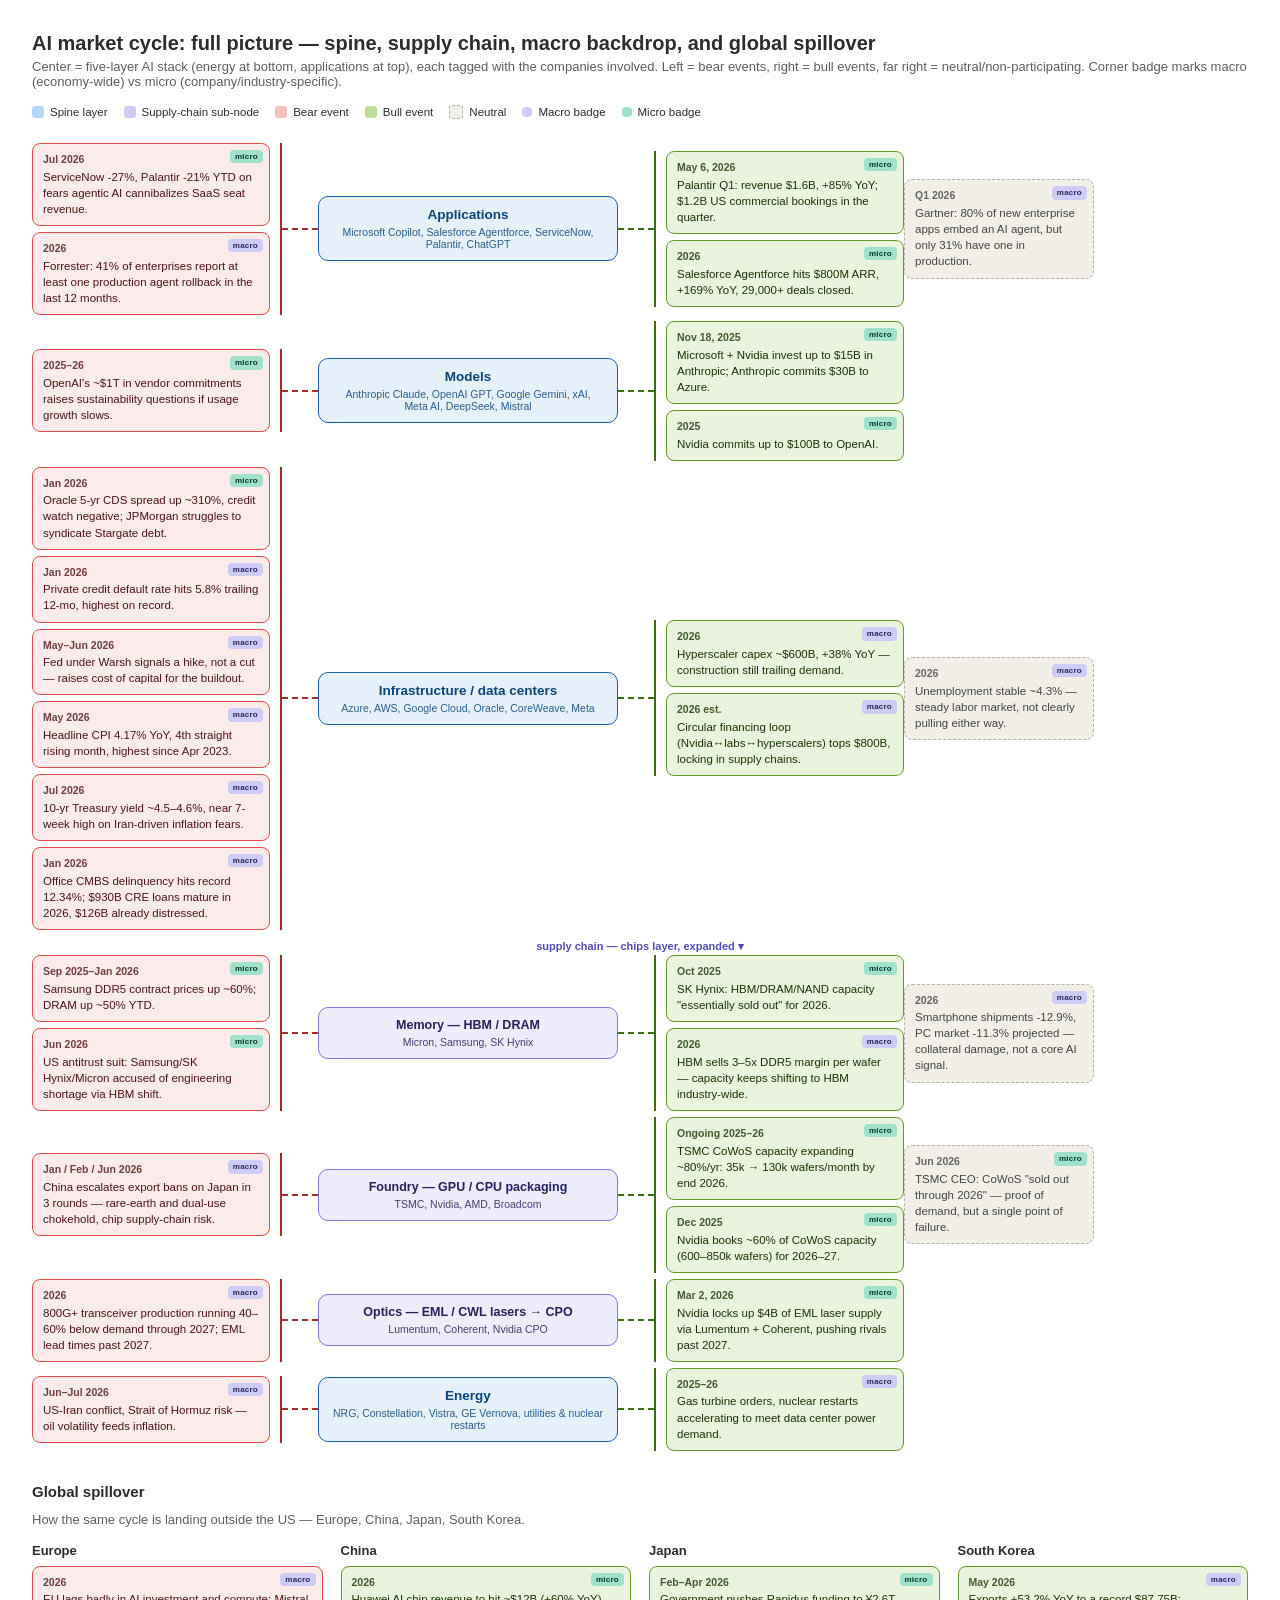
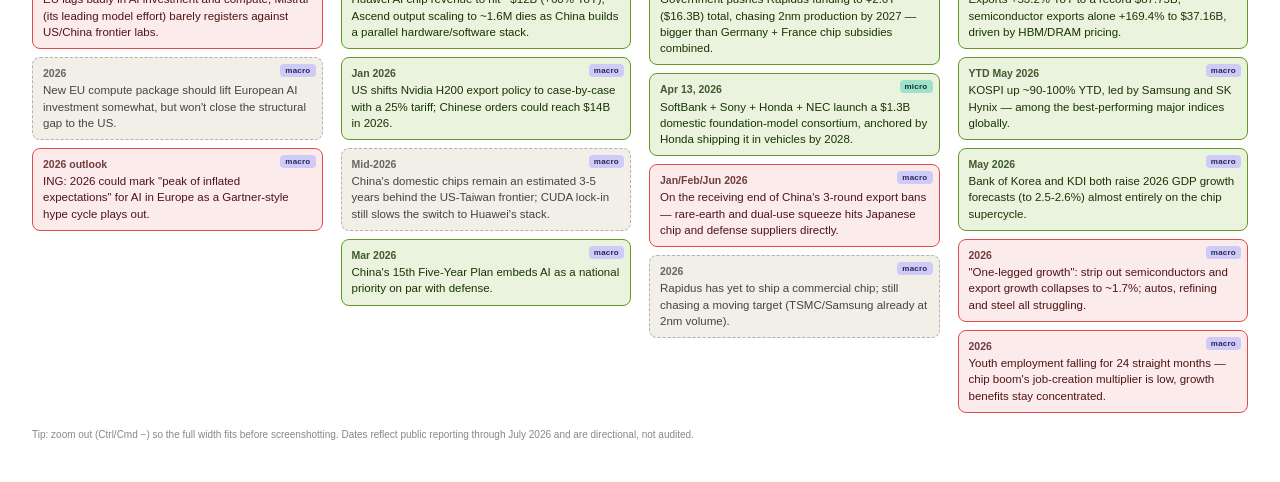
<file: ai_market_cycle_diagram_v4.html>
<!DOCTYPE html>
<html lang="en">
<head>
<meta charset="UTF-8">
<title>AI Market Cycle Map v3 — Full Picture</title>
<style>
  body { background:#fff; font-family:-apple-system,BlinkMacSystemFont,"Segoe UI",Arial,sans-serif; margin:0; padding:32px; color:#2C2C2A; }
  h1 { font-size:20px; font-weight:600; margin:0 0 4px; }
  h2 { font-size:15px; font-weight:600; margin:32px 0 12px; }
  p.sub { font-size:13px; color:#5F5E5A; margin:0 0 16px; }
  .legend { display:flex; gap:16px; flex-wrap:wrap; margin:0 0 24px; font-size:11.5px; }
  .legend span { display:inline-flex; align-items:center; gap:6px; }
  .sw { width:12px; height:12px; border-radius:3px; display:inline-block; }
  .board { min-width:1180px; }
  .row { display:grid; grid-template-columns:250px 36px 300px 36px 250px 190px; align-items:center; gap:0; margin-bottom:6px; }
  .stack { display:flex; flex-direction:column; gap:6px; }
  .bearcol { border-right:2px solid #A32D2D; padding-right:10px; }
  .bullcol { border-left:2px solid #3B6D11; padding-left:10px; }
  .card { border-radius:8px; padding:8px 10px 8px 10px; font-size:11.5px; line-height:1.4; position:relative; }
  .bear { background:#FCEBEB; border:1px solid #E24B4A; color:#501313; }
  .bull { background:#EAF3DE; border:1px solid #639922; color:#173404; }
  .neutral { background:#F1EFE8; border:1px dashed #B4B2A9; color:#444441; }
  .date { font-weight:600; font-size:10.5px; display:block; margin-bottom:2px; opacity:0.8; padding-right:44px; }
  .badge { position:absolute; top:6px; right:6px; font-size:8px; font-weight:700; letter-spacing:.03em; padding:1px 5px; border-radius:4px; }
  .badge.macro { background:#CECBF6; color:#26215C; }
  .badge.micro { background:#9FE1CB; color:#04342C; }
  .conn { height:2px; background:transparent; }
  .conn.left { background: repeating-linear-gradient(to right, #A32D2D 0 6px, transparent 6px 10px); }
  .conn.right { background: repeating-linear-gradient(to right, #3B6D11 0 6px, transparent 6px 10px); }
  .spine { background:#E6F1FB; border:1px solid #185FA5; color:#0C447C; border-radius:10px; padding:10px 14px; text-align:center; font-weight:600; font-size:13.5px; }
  .spine.sub { background:#EEEDFE; border:1px solid #7F77DD; color:#26215C; font-size:12.5px; }
  .companies { font-weight:400; font-size:10.5px; display:block; margin-top:4px; opacity:0.85; }
  .grouplabel { grid-column:3; font-size:11px; color:#534AB7; text-align:center; margin:10px 0 2px; font-weight:600; }
  .neutralnote { font-size:10px; color:#888780; margin-top:16px; }
  .globalwrap { display:grid; grid-template-columns:repeat(4,1fr); gap:18px; min-width:1180px; }
  .globalcol h3 { font-size:13px; font-weight:600; margin:0 0 8px; }
  .globalcol .stack { gap:8px; }
</style>
</head>
<body>
 
<h1>AI market cycle: full picture — spine, supply chain, macro backdrop, and global spillover</h1>
<p class="sub">Center = five-layer AI stack (energy at bottom, applications at top), each tagged with the companies involved. Left = bear events, right = bull events, far right = neutral/non-participating. Corner badge marks macro (economy-wide) vs micro (company/industry-specific).</p>
 
<div class="legend">
  <span><i class="sw" style="background:#B5D4F4"></i>Spine layer</span>
  <span><i class="sw" style="background:#CECBF6"></i>Supply-chain sub-node</span>
  <span><i class="sw" style="background:#F7C1C1"></i>Bear event</span>
  <span><i class="sw" style="background:#C0DD97"></i>Bull event</span>
  <span><i class="sw" style="background:#F1EFE8;border:1px dashed #B4B2A9"></i>Neutral</span>
  <span><i class="sw" style="background:#CECBF6;border-radius:4px;width:10px;height:10px"></i>Macro badge</span>
  <span><i class="sw" style="background:#9FE1CB;border-radius:4px;width:10px;height:10px"></i>Micro badge</span>
</div>
 
<div class="board">
 
  <!-- Applications -->
  <div class="row">
    <div class="bearcol stack">
      <div class="card bear"><span class="badge micro">micro</span><span class="date">Jul 2026</span>ServiceNow -27%, Palantir -21% YTD on fears agentic AI cannibalizes SaaS seat revenue.</div>
      <div class="card bear"><span class="badge macro">macro</span><span class="date">2026</span>Forrester: 41% of enterprises report at least one production agent rollback in the last 12 months.</div>
    </div>
    <div class="conn left"></div>
    <div class="spine">Applications<span class="companies">Microsoft Copilot, Salesforce Agentforce, ServiceNow, Palantir, ChatGPT</span></div>
    <div class="conn right"></div>
    <div class="bullcol stack">
      <div class="card bull"><span class="badge micro">micro</span><span class="date">May 6, 2026</span>Palantir Q1: revenue $1.6B, +85% YoY; $1.2B US commercial bookings in the quarter.</div>
      <div class="card bull"><span class="badge micro">micro</span><span class="date">2026</span>Salesforce Agentforce hits $800M ARR, +169% YoY, 29,000+ deals closed.</div>
    </div>
    <div class="stack">
      <div class="card neutral"><span class="badge macro">macro</span><span class="date">Q1 2026</span>Gartner: 80% of new enterprise apps embed an AI agent, but only 31% have one in production.</div>
    </div>
  </div>
 
  <!-- Models -->
  <div class="row">
    <div class="bearcol stack">
      <div class="card bear"><span class="badge micro">micro</span><span class="date">2025–26</span>OpenAI's ~$1T in vendor commitments raises sustainability questions if usage growth slows.</div>
    </div>
    <div class="conn left"></div>
    <div class="spine">Models<span class="companies">Anthropic Claude, OpenAI GPT, Google Gemini, xAI, Meta AI, DeepSeek, Mistral</span></div>
    <div class="conn right"></div>
    <div class="bullcol stack">
      <div class="card bull"><span class="badge micro">micro</span><span class="date">Nov 18, 2025</span>Microsoft + Nvidia invest up to $15B in Anthropic; Anthropic commits $30B to Azure.</div>
      <div class="card bull"><span class="badge micro">micro</span><span class="date">2025</span>Nvidia commits up to $100B to OpenAI.</div>
    </div>
    <div></div>
  </div>
 
  <!-- Infrastructure -->
  <div class="row">
    <div class="bearcol stack">
      <div class="card bear"><span class="badge micro">micro</span><span class="date">Jan 2026</span>Oracle 5-yr CDS spread up ~310%, credit watch negative; JPMorgan struggles to syndicate Stargate debt.</div>
      <div class="card bear"><span class="badge macro">macro</span><span class="date">Jan 2026</span>Private credit default rate hits 5.8% trailing 12-mo, highest on record.</div>
      <div class="card bear"><span class="badge macro">macro</span><span class="date">May–Jun 2026</span>Fed under Warsh signals a hike, not a cut — raises cost of capital for the buildout.</div>
      <div class="card bear"><span class="badge macro">macro</span><span class="date">May 2026</span>Headline CPI 4.17% YoY, 4th straight rising month, highest since Apr 2023.</div>
      <div class="card bear"><span class="badge macro">macro</span><span class="date">Jul 2026</span>10-yr Treasury yield ~4.5–4.6%, near 7-week high on Iran-driven inflation fears.</div>
      <div class="card bear"><span class="badge macro">macro</span><span class="date">Jan 2026</span>Office CMBS delinquency hits record 12.34%; $930B CRE loans mature in 2026, $126B already distressed.</div>
    </div>
    <div class="conn left"></div>
    <div class="spine">Infrastructure / data centers<span class="companies">Azure, AWS, Google Cloud, Oracle, CoreWeave, Meta</span></div>
    <div class="conn right"></div>
    <div class="bullcol stack">
      <div class="card bull"><span class="badge macro">macro</span><span class="date">2026</span>Hyperscaler capex ~$600B, +38% YoY — construction still trailing demand.</div>
      <div class="card bull"><span class="badge macro">macro</span><span class="date">2026 est.</span>Circular financing loop (Nvidia↔labs↔hyperscalers) tops $800B, locking in supply chains.</div>
    </div>
    <div class="stack">
      <div class="card neutral"><span class="badge macro">macro</span><span class="date">2026</span>Unemployment stable ~4.3% — steady labor market, not clearly pulling either way.</div>
    </div>
  </div>
 
  <div class="grouplabel">supply chain — chips layer, expanded ▾</div>
 
  <!-- Memory -->
  <div class="row">
    <div class="bearcol stack">
      <div class="card bear"><span class="badge micro">micro</span><span class="date">Sep 2025–Jan 2026</span>Samsung DDR5 contract prices up ~60%; DRAM up ~50% YTD.</div>
      <div class="card bear"><span class="badge micro">micro</span><span class="date">Jun 2026</span>US antitrust suit: Samsung/SK Hynix/Micron accused of engineering shortage via HBM shift.</div>
    </div>
    <div class="conn left"></div>
    <div class="spine sub">Memory — HBM / DRAM<span class="companies">Micron, Samsung, SK Hynix</span></div>
    <div class="conn right"></div>
    <div class="bullcol stack">
      <div class="card bull"><span class="badge micro">micro</span><span class="date">Oct 2025</span>SK Hynix: HBM/DRAM/NAND capacity "essentially sold out" for 2026.</div>
      <div class="card bull"><span class="badge macro">macro</span><span class="date">2026</span>HBM sells 3–5x DDR5 margin per wafer — capacity keeps shifting to HBM industry-wide.</div>
    </div>
    <div class="stack">
      <div class="card neutral"><span class="badge macro">macro</span><span class="date">2026</span>Smartphone shipments -12.9%, PC market -11.3% projected — collateral damage, not a core AI signal.</div>
    </div>
  </div>
 
  <!-- Foundry -->
  <div class="row">
    <div class="bearcol stack">
      <div class="card bear"><span class="badge macro">macro</span><span class="date">Jan / Feb / Jun 2026</span>China escalates export bans on Japan in 3 rounds — rare-earth and dual-use chokehold, chip supply-chain risk.</div>
    </div>
    <div class="conn left"></div>
    <div class="spine sub">Foundry — GPU / CPU packaging<span class="companies">TSMC, Nvidia, AMD, Broadcom</span></div>
    <div class="conn right"></div>
    <div class="bullcol stack">
      <div class="card bull"><span class="badge micro">micro</span><span class="date">Ongoing 2025–26</span>TSMC CoWoS capacity expanding ~80%/yr: 35k → 130k wafers/month by end 2026.</div>
      <div class="card bull"><span class="badge micro">micro</span><span class="date">Dec 2025</span>Nvidia books ~60% of CoWoS capacity (600–850k wafers) for 2026–27.</div>
    </div>
    <div class="stack">
      <div class="card neutral"><span class="badge micro">micro</span><span class="date">Jun 2026</span>TSMC CEO: CoWoS "sold out through 2026" — proof of demand, but a single point of failure.</div>
    </div>
  </div>
 
  <!-- Optics -->
  <div class="row">
    <div class="bearcol stack">
      <div class="card bear"><span class="badge macro">macro</span><span class="date">2026</span>800G+ transceiver production running 40–60% below demand through 2027; EML lead times past 2027.</div>
    </div>
    <div class="conn left"></div>
    <div class="spine sub">Optics — EML / CWL lasers → CPO<span class="companies">Lumentum, Coherent, Nvidia CPO</span></div>
    <div class="conn right"></div>
    <div class="bullcol stack">
      <div class="card bull"><span class="badge micro">micro</span><span class="date">Mar 2, 2026</span>Nvidia locks up $4B of EML laser supply via Lumentum + Coherent, pushing rivals past 2027.</div>
    </div>
    <div></div>
  </div>
 
  <!-- Energy -->
  <div class="row">
    <div class="bearcol stack">
      <div class="card bear"><span class="badge macro">macro</span><span class="date">Jun–Jul 2026</span>US-Iran conflict, Strait of Hormuz risk — oil volatility feeds inflation.</div>
    </div>
    <div class="conn left"></div>
    <div class="spine">Energy<span class="companies">NRG, Constellation, Vistra, GE Vernova, utilities & nuclear restarts</span></div>
    <div class="conn right"></div>
    <div class="bullcol stack">
      <div class="card bull"><span class="badge macro">macro</span><span class="date">2025–26</span>Gas turbine orders, nuclear restarts accelerating to meet data center power demand.</div>
    </div>
    <div></div>
  </div>
 
</div>
 
<h2>Global spillover</h2>
<p class="sub">How the same cycle is landing outside the US — Europe, China, Japan, South Korea.</p>
<div class="globalwrap">
  <div class="globalcol">
    <h3>Europe</h3>
    <div class="stack">
      <div class="card bear"><span class="badge macro">macro</span><span class="date">2026</span>EU lags badly in AI investment and compute; Mistral (its leading model effort) barely registers against US/China frontier labs.</div>
      <div class="card neutral"><span class="badge macro">macro</span><span class="date">2026</span>New EU compute package should lift European AI investment somewhat, but won't close the structural gap to the US.</div>
      <div class="card bear"><span class="badge macro">macro</span><span class="date">2026 outlook</span>ING: 2026 could mark "peak of inflated expectations" for AI in Europe as a Gartner-style hype cycle plays out.</div>
    </div>
  </div>
  <div class="globalcol">
    <h3>China</h3>
    <div class="stack">
      <div class="card bull"><span class="badge micro">micro</span><span class="date">2026</span>Huawei AI chip revenue to hit ~$12B (+60% YoY), Ascend output scaling to ~1.6M dies as China builds a parallel hardware/software stack.</div>
      <div class="card bull"><span class="badge macro">macro</span><span class="date">Jan 2026</span>US shifts Nvidia H200 export policy to case-by-case with a 25% tariff; Chinese orders could reach $14B in 2026.</div>
      <div class="card neutral"><span class="badge macro">macro</span><span class="date">Mid-2026</span>China's domestic chips remain an estimated 3-5 years behind the US-Taiwan frontier; CUDA lock-in still slows the switch to Huawei's stack.</div>
      <div class="card bull"><span class="badge macro">macro</span><span class="date">Mar 2026</span>China's 15th Five-Year Plan embeds AI as a national priority on par with defense.</div>
    </div>
  </div>
  <div class="globalcol">
    <h3>Japan</h3>
    <div class="stack">
      <div class="card bull"><span class="badge micro">micro</span><span class="date">Feb–Apr 2026</span>Government pushes Rapidus funding to ¥2.6T ($16.3B) total, chasing 2nm production by 2027 — bigger than Germany + France chip subsidies combined.</div>
      <div class="card bull"><span class="badge micro">micro</span><span class="date">Apr 13, 2026</span>SoftBank + Sony + Honda + NEC launch a $1.3B domestic foundation-model consortium, anchored by Honda shipping it in vehicles by 2028.</div>
      <div class="card bear"><span class="badge macro">macro</span><span class="date">Jan/Feb/Jun 2026</span>On the receiving end of China's 3-round export bans — rare-earth and dual-use squeeze hits Japanese chip and defense suppliers directly.</div>
      <div class="card neutral"><span class="badge macro">macro</span><span class="date">2026</span>Rapidus has yet to ship a commercial chip; still chasing a moving target (TSMC/Samsung already at 2nm volume).</div>
    </div>
  </div>
  <div class="globalcol">
    <h3>South Korea</h3>
    <div class="stack">
      <div class="card bull"><span class="badge macro">macro</span><span class="date">May 2026</span>Exports +53.2% YoY to a record $87.75B; semiconductor exports alone +169.4% to $37.16B, driven by HBM/DRAM pricing.</div>
      <div class="card bull"><span class="badge macro">macro</span><span class="date">YTD May 2026</span>KOSPI up ~90-100% YTD, led by Samsung and SK Hynix — among the best-performing major indices globally.</div>
      <div class="card bull"><span class="badge macro">macro</span><span class="date">May 2026</span>Bank of Korea and KDI both raise 2026 GDP growth forecasts (to 2.5-2.6%) almost entirely on the chip supercycle.</div>
      <div class="card bear"><span class="badge macro">macro</span><span class="date">2026</span>"One-legged growth": strip out semiconductors and export growth collapses to ~1.7%; autos, refining and steel all struggling.</div>
      <div class="card bear"><span class="badge macro">macro</span><span class="date">2026</span>Youth employment falling for 24 straight months — chip boom's job-creation multiplier is low, growth benefits stay concentrated.</div>
    </div>
  </div>
</div>
 
<p class="neutralnote">Tip: zoom out (Ctrl/Cmd −) so the full width fits before screenshotting. Dates reflect public reporting through July 2026 and are directional, not audited.</p>
 
</body>
</html>
</file>
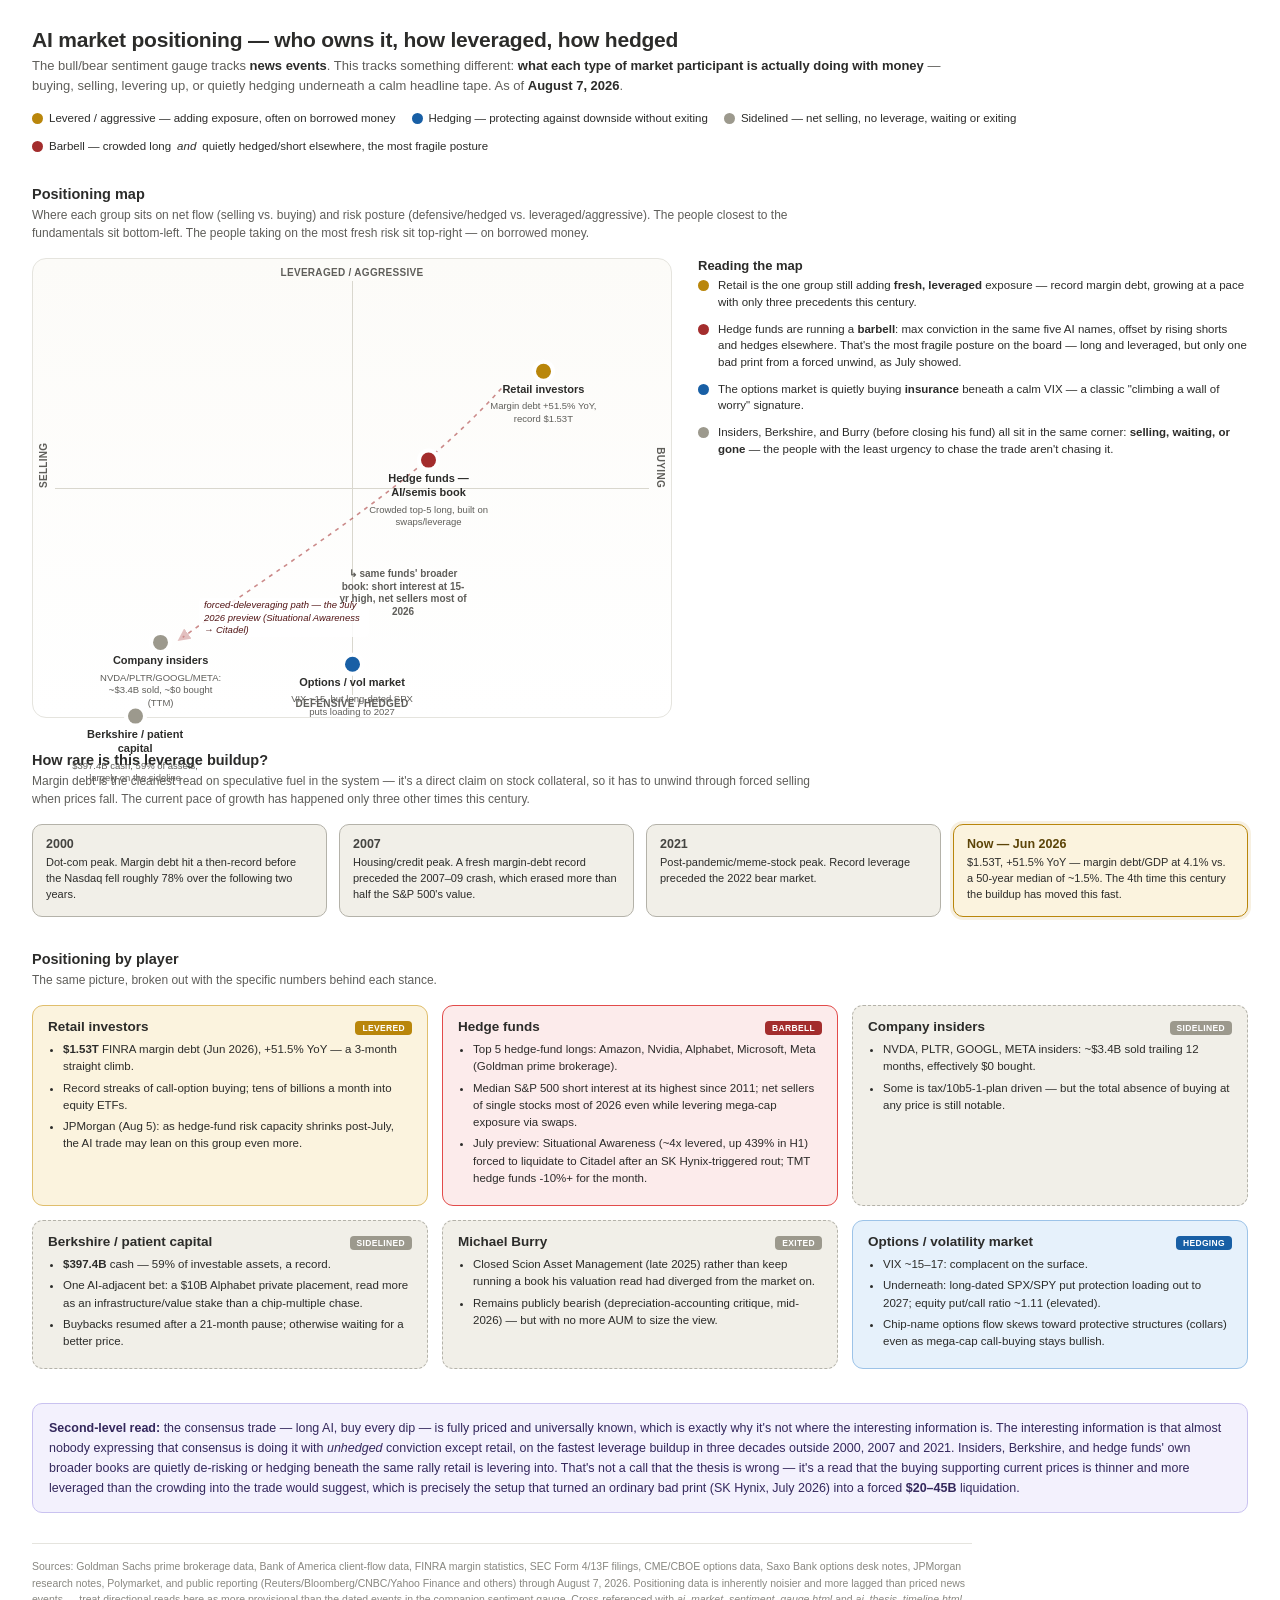
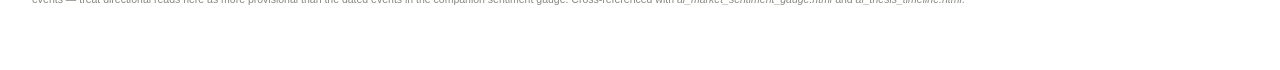
<file: ai_market_positioning.html>
<!DOCTYPE html>
<html lang="en">
<head>
<meta charset="UTF-8">
<title>AI Market Positioning — Who Owns It, How Leveraged, How Hedged</title>
<style>
  :root {
    --bear: #A32D2D; --bear-bg: #FCEBEB; --bear-border: #E24B4A; --bear-text: #501313;
    --bull: #3B6D11; --bull-bg: #EAF3DE; --bull-border: #639922; --bull-text: #173404;
    --neutral-bg: #F1EFE8; --neutral-border: #B4B2A9; --neutral-text: #444441;
    --blue: #185FA5; --blue-bg: #E6F1FB; --blue-border: #9CC3E8; --blue-text: #0C447C;
    --amber: #B9860B; --amber-bg: #FBF3DE; --amber-border: #E0BE6C; --amber-text: #5C4408;
    --ink: #2C2C2A; --sub: #5F5E5A; --hair: #E5E4DE;
  }
  * { box-sizing: border-box; }
  body {
    background: #ffffff;
    font-family: -apple-system, BlinkMacSystemFont, "Segoe UI", Arial, sans-serif;
    margin: 0; padding: 28px 32px 52px; color: var(--ink);
  }
  h1 { font-size: 21px; font-weight: 700; margin: 0 0 4px; letter-spacing: -0.01em; }
  h2 { font-size: 14.5px; font-weight: 700; margin: 0 0 4px; color: var(--ink); }
  p.sub { font-size: 13px; color: var(--sub); margin: 0 0 6px; max-width: 940px; line-height: 1.55; }
  p.sub b { color: var(--ink); }
  p.sectionsub { font-size: 12px; color: var(--sub); margin: 0 0 16px; max-width: 780px; line-height: 1.5; }
  section { margin-top: 34px; }
 
  .legend { display: flex; gap: 16px; flex-wrap: wrap; margin: 16px 0 4px; font-size: 11.5px; }
  .legend span { display: inline-flex; align-items: center; gap: 6px; }
  .dot { width: 11px; height: 11px; border-radius: 50%; display: inline-block; flex: none; }
 
  /* ---------- Quadrant ---------- */
  .quadrant-outer { display: flex; gap: 26px; flex-wrap: wrap; align-items: flex-start; }
  .quadrant-box {
    position: relative; width: 640px; height: 460px; max-width: 100%;
    background: linear-gradient(180deg, #FCFBF8, #ffffff);
    border: 1px solid var(--hair); border-radius: 14px; flex: none;
  }
  .qline { position: absolute; background: #D9D7CE; }
  .qline.v { left: 50%; top: 22px; bottom: 22px; width: 1px; }
  .qline.h { top: 50%; left: 22px; right: 22px; height: 1px; }
  .qaxis-label {
    position: absolute; font-size: 10px; font-weight: 700; letter-spacing: 0.03em; text-transform: uppercase; color: var(--sub);
  }
  .qaxis-label.top { top: 8px; left: 50%; transform: translateX(-50%); }
  .qaxis-label.bottom { bottom: 8px; left: 50%; transform: translateX(-50%); }
  .qaxis-label.left { left: 10px; top: 50%; transform: translateY(-50%) rotate(-90deg); transform-origin: left center; }
  .qaxis-label.right { right: 10px; top: 50%; transform: translateY(-50%) rotate(90deg); transform-origin: right center; }
 
  .qnode {
    position: absolute; transform: translate(-50%, 50%); display: flex; flex-direction: column; align-items: center; gap: 4px; width: 128px;
  }
  .qdot { width: 15px; height: 15px; border-radius: 50%; box-shadow: 0 0 0 4px #fff, 0 1px 3px rgba(0,0,0,0.25); flex: none; }
  .qnode .qlabel { font-size: 11px; font-weight: 700; text-align: center; line-height: 1.25; color: var(--ink); }
  .qnode .qsub { font-size: 9.5px; text-align: center; line-height: 1.3; color: var(--sub); }
 
  .qnode.levered .qdot { background: var(--amber); }
  .qnode.hedging .qdot { background: var(--blue); }
  .qnode.sidelined .qdot { background: #9C998D; }
  .qnode.barbell .qdot { background: var(--bear); }
 
  .qflow-label {
    position: absolute; font-size: 9.5px; font-style: italic; color: var(--bear-text); background: rgba(255,255,255,0.85);
    padding: 1px 5px; border-radius: 4px; max-width: 170px; line-height: 1.3;
  }
 
  .quadrant-side { flex: 1; min-width: 260px; }
  .quadrant-side .stancekey { display: flex; flex-direction: column; gap: 10px; margin-top: 4px; }
  .stancekey .skrow { display: flex; gap: 9px; align-items: flex-start; font-size: 11.5px; line-height: 1.45; }
  .stancekey .skrow .dot { margin-top: 3px; }
  .stancekey b { color: var(--ink); }
 
  /* ---------- Leverage strip ---------- */
  .strip-row { display: grid; grid-template-columns: repeat(4, 1fr); gap: 12px; margin-top: 6px; }
  .stripcard {
    border-radius: 10px; padding: 12px 13px 13px; background: var(--neutral-bg); border: 1px solid var(--neutral-border);
  }
  .stripcard.now { background: var(--amber-bg); border: 1.5px solid var(--amber); box-shadow: 0 0 0 3px rgba(185,134,11,0.12); }
  .stripcard .styr { font-size: 12.5px; font-weight: 800; color: var(--neutral-text); margin-bottom: 4px; }
  .stripcard.now .styr { color: var(--amber-text); }
  .stripcard .sttext { font-size: 11px; line-height: 1.45; color: var(--ink); }
 
  /* ---------- Player cards ---------- */
  .cards-grid { display: grid; grid-template-columns: repeat(3, 1fr); gap: 14px; margin-top: 6px; }
  .pcard { border-radius: 11px; padding: 13px 15px 14px; }
  .pcard.levered { background: var(--amber-bg); border: 1px solid var(--amber-border); }
  .pcard.hedging { background: var(--blue-bg); border: 1px solid var(--blue-border); }
  .pcard.sidelined { background: var(--neutral-bg); border: 1px dashed var(--neutral-border); }
  .pcard.barbell { background: var(--bear-bg); border: 1px solid var(--bear-border); }
 
  .pcard-top { display: flex; justify-content: space-between; align-items: baseline; gap: 8px; margin-bottom: 6px; }
  .pcard-title { font-size: 13.5px; font-weight: 700; color: var(--ink); }
  .pcard-badge { font-size: 8.5px; font-weight: 800; letter-spacing: 0.04em; text-transform: uppercase; padding: 2px 7px; border-radius: 4px; white-space: nowrap; }
  .pcard.levered .pcard-badge { background: var(--amber); color: #fff; }
  .pcard.hedging .pcard-badge { background: var(--blue); color: #fff; }
  .pcard.sidelined .pcard-badge { background: #9C998D; color: #fff; }
  .pcard.barbell .pcard-badge { background: var(--bear); color: #fff; }
 
  .pcard ul { margin: 0; padding-left: 15px; font-size: 11.5px; line-height: 1.5; color: var(--ink); }
  .pcard ul li { margin-bottom: 4px; }
  .pcard .statline { font-weight: 700; }
 
  /* ---------- Synthesis ---------- */
  .synthesis {
    background: #F3F1FD; border: 1px solid #C9C2F0; border-radius: 10px; padding: 14px 16px; font-size: 12.5px; line-height: 1.6; color: #34285C;
  }
  .synthesis b { color: #34285C; }
  .synthesis .stat { font-weight: 800; }
 
  .footer-note { font-size: 10.5px; color: #888780; margin-top: 30px; max-width: 940px; line-height: 1.55; border-top: 1px solid var(--hair); padding-top: 14px; }
 
  @media (max-width: 980px) {
    .cards-grid { grid-template-columns: 1fr; }
    .strip-row { grid-template-columns: repeat(2, 1fr); }
    .quadrant-box { width: 100%; height: 420px; }
  }
</style>
</head>
<body>
 
<h1>AI market positioning — who owns it, how leveraged, how hedged</h1>
<p class="sub">The bull/bear sentiment gauge tracks <b>news events</b>. This tracks something different: <b>what each type of market participant is actually doing with money</b> — buying, selling, levering up, or quietly hedging underneath a calm headline tape. As of <b>August 7, 2026</b>.</p>
 
<div class="legend">
  <span><i class="dot" style="background:var(--amber)"></i>Levered / aggressive — adding exposure, often on borrowed money</span>
  <span><i class="dot" style="background:var(--blue)"></i>Hedging — protecting against downside without exiting</span>
  <span><i class="dot" style="background:#9C998D"></i>Sidelined — net selling, no leverage, waiting or exiting</span>
  <span><i class="dot" style="background:var(--bear)"></i>Barbell — crowded long <i>and</i> quietly hedged/short elsewhere, the most fragile posture</span>
</div>
 
<section>
  <h2>Positioning map</h2>
  <p class="sectionsub">Where each group sits on net flow (selling vs. buying) and risk posture (defensive/hedged vs. leveraged/aggressive). The people closest to the fundamentals sit bottom-left. The people taking on the most fresh risk sit top-right — on borrowed money.</p>
  <div class="quadrant-outer">
    <div class="quadrant-box" id="qbox">
      <div class="qline v"></div>
      <div class="qline h"></div>
      <div class="qaxis-label top">Leveraged / aggressive</div>
      <div class="qaxis-label bottom">Defensive / hedged</div>
      <div class="qaxis-label left">Selling</div>
      <div class="qaxis-label right">Buying</div>
 
      <!-- flow arrow: crowded top-right cluster toward forced-unwind bottom-left -->
      <svg style="position:absolute; inset:0; width:100%; height:100%; pointer-events:none;" viewBox="0 0 640 460">
        <defs>
          <marker id="arrow" markerWidth="8" markerHeight="8" refX="4" refY="4" orient="auto">
            <path d="M0,0 L8,4 L0,8 z" fill="#A32D2D" opacity="0.55"/>
          </marker>
        </defs>
        <path d="M 470 130 C 380 230, 260 300, 150 380" fill="none" stroke="#A32D2D" stroke-width="1.6" stroke-dasharray="4 5" opacity="0.55" marker-end="url(#arrow)"/>
      </svg>
      <div class="qflow-label" style="left:26%; top:74%;">forced-deleveraging path — the July 2026 preview (Situational Awareness → Citadel)</div>
 
      <!-- nodes: left/top are % within box -->
      <div class="qnode levered" style="left:80%; top:16%;">
        <div class="qdot"></div>
        <div class="qlabel">Retail investors</div>
        <div class="qsub">Margin debt +51.5% YoY, record $1.53T</div>
      </div>
 
      <div class="qnode barbell" style="left:62%; top:34%;">
        <div class="qdot"></div>
        <div class="qlabel">Hedge funds — AI/semis book</div>
        <div class="qsub">Crowded top-5 long, built on swaps/leverage</div>
      </div>
 
      <div class="qnode blue-note" style="left:58%; top:62%;">
        <div class="qlabel" style="color:var(--sub); font-weight:600; font-size:10px;">↳ same funds' broader book: short interest at 15-yr high, net sellers most of 2026</div>
      </div>
 
      <div class="qnode hedging" style="left:50%; top:80%;">
        <div class="qdot"></div>
        <div class="qlabel">Options / vol market</div>
        <div class="qsub">VIX ~15, but long-dated SPX puts loading to 2027</div>
      </div>
 
      <div class="qnode sidelined" style="left:20%; top:74%;">
        <div class="qdot"></div>
        <div class="qlabel">Company insiders</div>
        <div class="qsub">NVDA/PLTR/GOOGL/META: ~$3.4B sold, ~$0 bought (TTM)</div>
      </div>
 
      <div class="qnode sidelined" style="left:16%; top:90%;">
        <div class="qdot"></div>
        <div class="qlabel">Berkshire / patient capital</div>
        <div class="qsub">$397.4B cash, 59% of assets, largely on the sideline</div>
      </div>
    </div>
 
    <div class="quadrant-side">
      <h2 style="font-size:13px;">Reading the map</h2>
      <div class="stancekey">
        <div class="skrow"><i class="dot" style="background:var(--amber); margin-top:3px;"></i><span>Retail is the one group still adding <b>fresh, leveraged</b> exposure — record margin debt, growing at a pace with only three precedents this century.</span></div>
        <div class="skrow"><i class="dot" style="background:var(--bear); margin-top:3px;"></i><span>Hedge funds are running a <b>barbell</b>: max conviction in the same five AI names, offset by rising shorts and hedges elsewhere. That's the most fragile posture on the board — long and leveraged, but only one bad print from a forced unwind, as July showed.</span></div>
        <div class="skrow"><i class="dot" style="background:var(--blue); margin-top:3px;"></i><span>The options market is quietly buying <b>insurance</b> beneath a calm VIX — a classic "climbing a wall of worry" signature.</span></div>
        <div class="skrow"><i class="dot" style="background:#9C998D; margin-top:3px;"></i><span>Insiders, Berkshire, and Burry (before closing his fund) all sit in the same corner: <b>selling, waiting, or gone</b> — the people with the least urgency to chase the trade aren't chasing it.</span></div>
      </div>
    </div>
  </div>
</section>
 
<section>
  <h2>How rare is this leverage buildup?</h2>
  <p class="sectionsub">Margin debt is the cleanest read on speculative fuel in the system — it's a direct claim on stock collateral, so it has to unwind through forced selling when prices fall. The current pace of growth has happened only three other times this century.</p>
  <div class="strip-row">
    <div class="stripcard">
      <div class="styr">2000</div>
      <div class="sttext">Dot-com peak. Margin debt hit a then-record before the Nasdaq fell roughly 78% over the following two years.</div>
    </div>
    <div class="stripcard">
      <div class="styr">2007</div>
      <div class="sttext">Housing/credit peak. A fresh margin-debt record preceded the 2007–09 crash, which erased more than half the S&P 500's value.</div>
    </div>
    <div class="stripcard">
      <div class="styr">2021</div>
      <div class="sttext">Post-pandemic/meme-stock peak. Record leverage preceded the 2022 bear market.</div>
    </div>
    <div class="stripcard now">
      <div class="styr">Now — Jun 2026</div>
      <div class="sttext"><span class="statline">$1.53T, +51.5% YoY</span> — margin debt/GDP at 4.1% vs. a 50-year median of ~1.5%. The 4th time this century the buildup has moved this fast.</div>
    </div>
  </div>
</section>
 
<section>
  <h2>Positioning by player</h2>
  <p class="sectionsub">The same picture, broken out with the specific numbers behind each stance.</p>
  <div class="cards-grid">
 
    <div class="pcard levered">
      <div class="pcard-top"><span class="pcard-title">Retail investors</span><span class="pcard-badge">Levered</span></div>
      <ul>
        <li><span class="statline">$1.53T</span> FINRA margin debt (Jun 2026), +51.5% YoY — a 3-month straight climb.</li>
        <li>Record streaks of call-option buying; tens of billions a month into equity ETFs.</li>
        <li>JPMorgan (Aug 5): as hedge-fund risk capacity shrinks post-July, the AI trade may lean on this group even more.</li>
      </ul>
    </div>
 
    <div class="pcard barbell">
      <div class="pcard-top"><span class="pcard-title">Hedge funds</span><span class="pcard-badge">Barbell</span></div>
      <ul>
        <li>Top 5 hedge-fund longs: Amazon, Nvidia, Alphabet, Microsoft, Meta (Goldman prime brokerage).</li>
        <li>Median S&P 500 short interest at its highest since 2011; net sellers of single stocks most of 2026 even while levering mega-cap exposure via swaps.</li>
        <li>July preview: Situational Awareness (~4x levered, up 439% in H1) forced to liquidate to Citadel after an SK Hynix-triggered rout; TMT hedge funds -10%+ for the month.</li>
      </ul>
    </div>
 
    <div class="pcard sidelined">
      <div class="pcard-top"><span class="pcard-title">Company insiders</span><span class="pcard-badge">Sidelined</span></div>
      <ul>
        <li>NVDA, PLTR, GOOGL, META insiders: ~$3.4B sold trailing 12 months, effectively $0 bought.</li>
        <li>Some is tax/10b5-1-plan driven — but the total absence of buying at any price is still notable.</li>
      </ul>
    </div>
 
    <div class="pcard sidelined">
      <div class="pcard-top"><span class="pcard-title">Berkshire / patient capital</span><span class="pcard-badge">Sidelined</span></div>
      <ul>
        <li><span class="statline">$397.4B</span> cash — 59% of investable assets, a record.</li>
        <li>One AI-adjacent bet: a $10B Alphabet private placement, read more as an infrastructure/value stake than a chip-multiple chase.</li>
        <li>Buybacks resumed after a 21-month pause; otherwise waiting for a better price.</li>
      </ul>
    </div>
 
    <div class="pcard sidelined">
      <div class="pcard-top"><span class="pcard-title">Michael Burry</span><span class="pcard-badge">Exited</span></div>
      <ul>
        <li>Closed Scion Asset Management (late 2025) rather than keep running a book his valuation read had diverged from the market on.</li>
        <li>Remains publicly bearish (depreciation-accounting critique, mid-2026) — but with no more AUM to size the view.</li>
      </ul>
    </div>
 
    <div class="pcard hedging">
      <div class="pcard-top"><span class="pcard-title">Options / volatility market</span><span class="pcard-badge">Hedging</span></div>
      <ul>
        <li>VIX ~15–17: complacent on the surface.</li>
        <li>Underneath: long-dated SPX/SPY put protection loading out to 2027; equity put/call ratio ~1.11 (elevated).</li>
        <li>Chip-name options flow skews toward protective structures (collars) even as mega-cap call-buying stays bullish.</li>
      </ul>
    </div>
 
  </div>
</section>
 
<section>
  <div class="synthesis"><b>Second-level read:</b> the consensus trade — long AI, buy every dip — is fully priced and universally known, which is exactly why it's not where the interesting information is. The interesting information is that almost nobody expressing that consensus is doing it with <i>unhedged</i> conviction except retail, on the fastest leverage buildup in three decades outside 2000, 2007 and 2021. Insiders, Berkshire, and hedge funds' own broader books are quietly de-risking or hedging beneath the same rally retail is levering into. That's not a call that the thesis is wrong — it's a read that the buying supporting current prices is thinner and more leveraged than the crowding into the trade would suggest, which is precisely the setup that turned an ordinary bad print (SK Hynix, July 2026) into a forced <span class="stat">$20–45B</span> liquidation.</div>
</section>
 
<p class="footer-note">Sources: Goldman Sachs prime brokerage data, Bank of America client-flow data, FINRA margin statistics, SEC Form 4/13F filings, CME/CBOE options data, Saxo Bank options desk notes, JPMorgan research notes, Polymarket, and public reporting (Reuters/Bloomberg/CNBC/Yahoo Finance and others) through August 7, 2026. Positioning data is inherently noisier and more lagged than priced news events — treat directional reads here as more provisional than the dated events in the companion sentiment gauge. Cross-referenced with <i>ai_market_sentiment_gauge.html</i> and <i>ai_thesis_timeline.html</i>.</p>
 
</body>
</html>
</file>
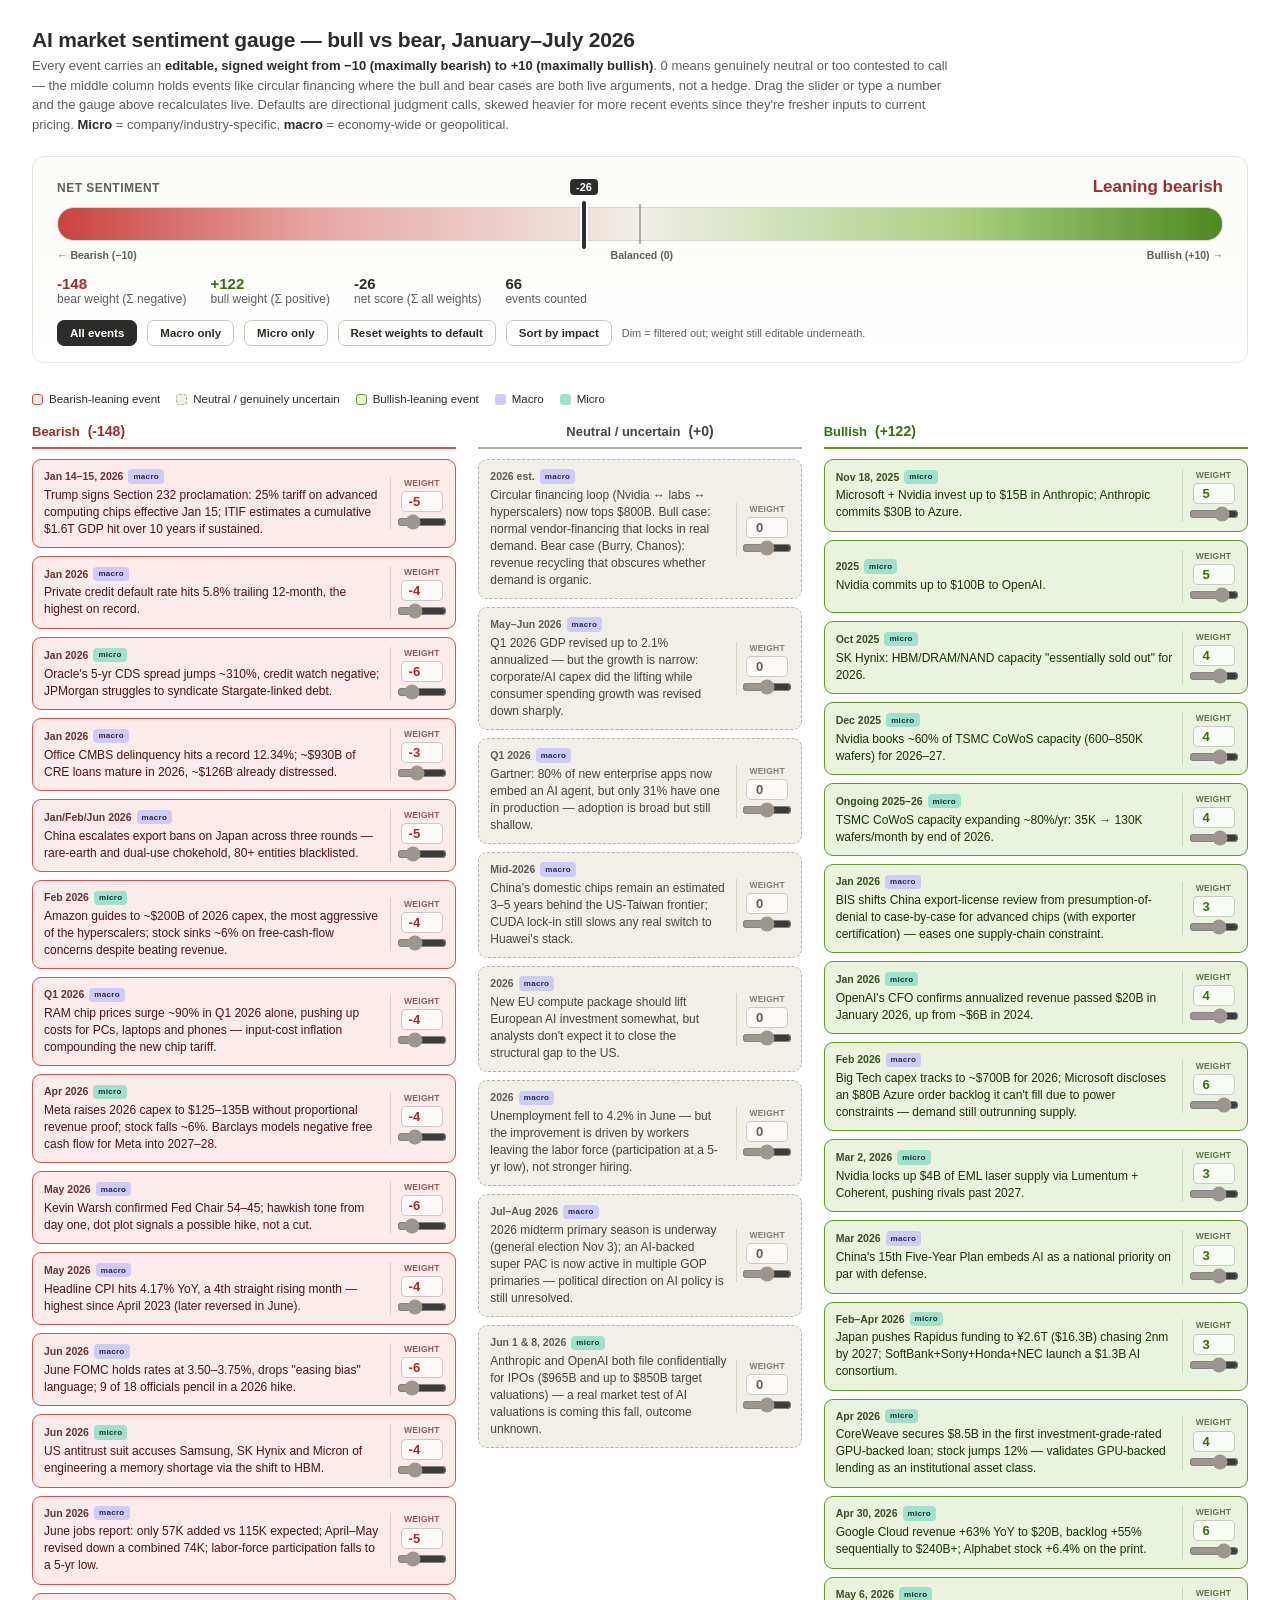
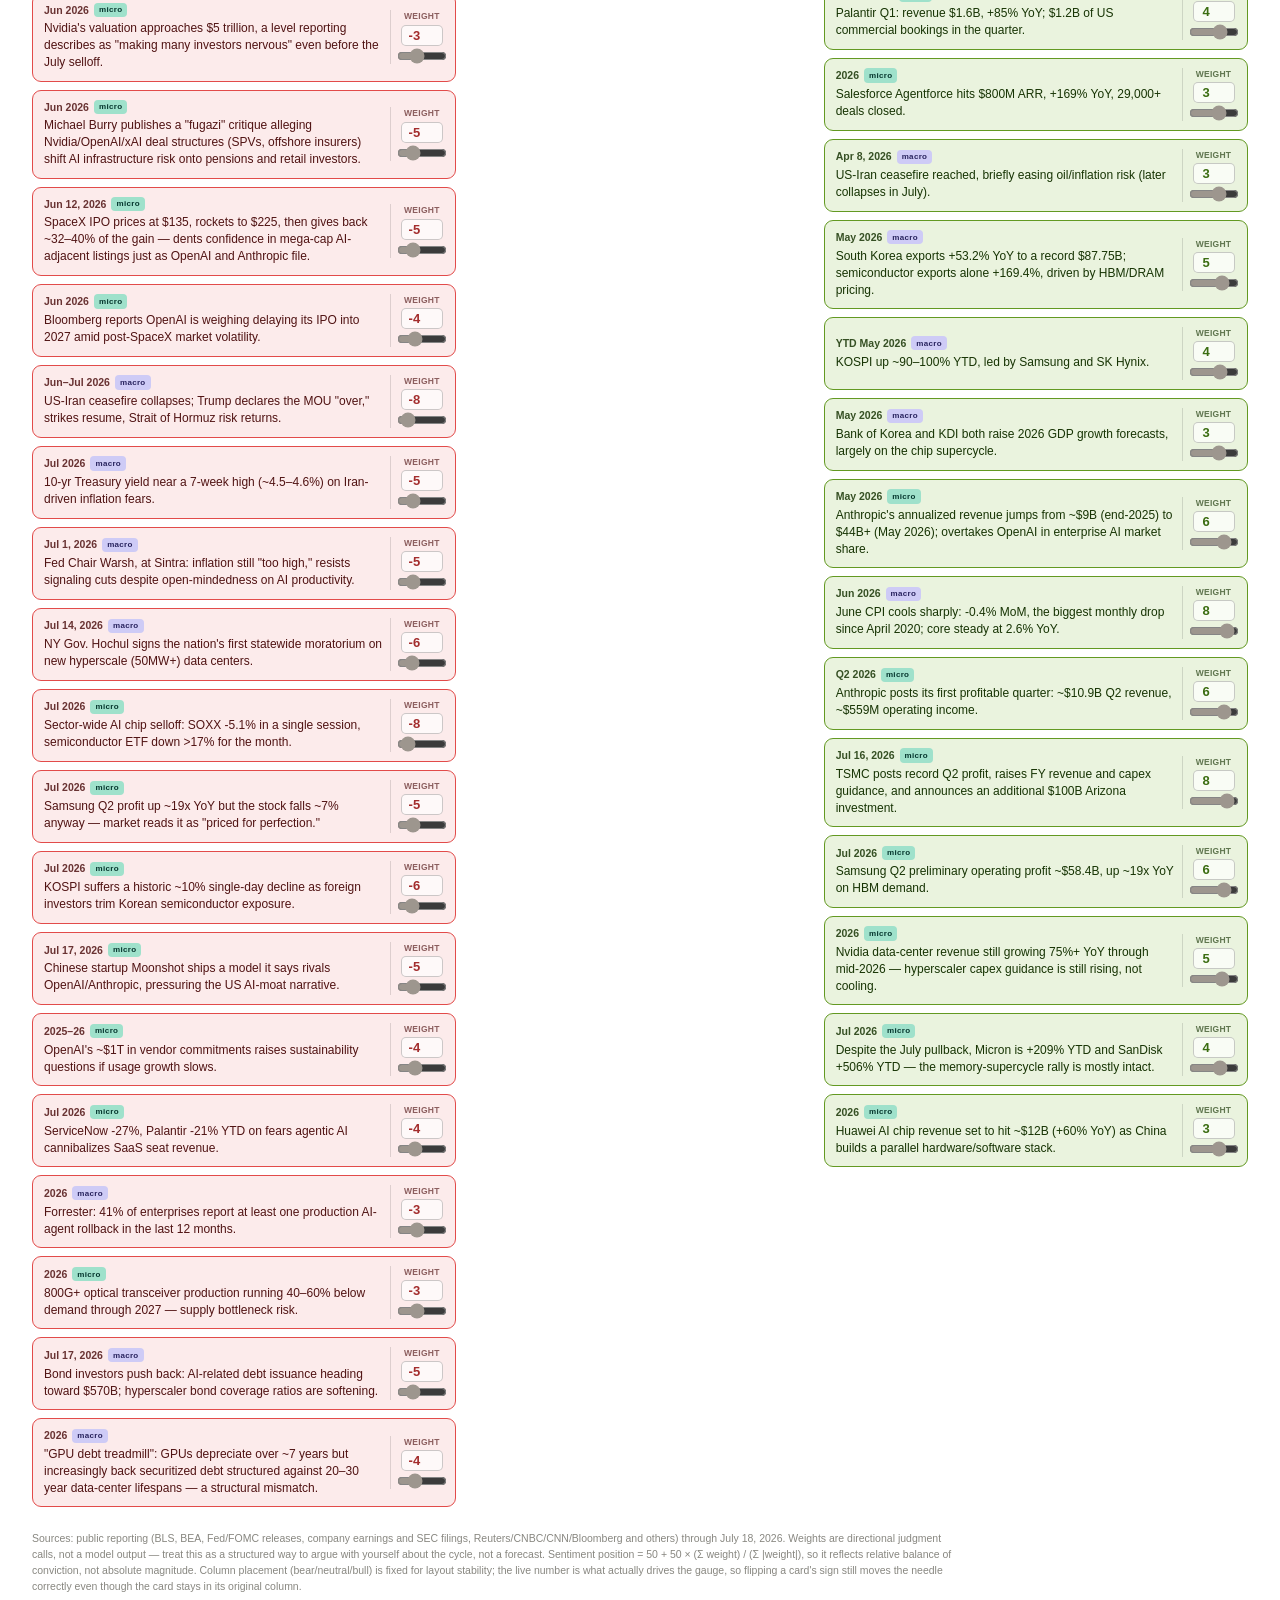
<file: ai_market_sentiment_gauge.html>
<!DOCTYPE html>
<html lang="en">
<head>
<meta charset="UTF-8">
<title>AI Market Sentiment Gauge — Bull vs Bear, Jan–Jul 2026</title>
<style>
  :root {
    --bear: #A32D2D;
    --bear-bg: #FCEBEB;
    --bear-border: #E24B4A;
    --bear-text: #501313;
    --bull: #3B6D11;
    --bull-bg: #EAF3DE;
    --bull-border: #639922;
    --bull-text: #173404;
    --neutral-bg: #F1EFE8;
    --neutral-border: #B4B2A9;
    --neutral-text: #444441;
    --macro-bg: #CECBF6;
    --macro-text: #26215C;
    --micro-bg: #9FE1CB;
    --micro-text: #04342C;
    --ink: #2C2C2A;
    --sub: #5F5E5A;
    --hair: #E5E4DE;
  }
  * { box-sizing: border-box; }
  body {
    background: #ffffff;
    font-family: -apple-system, BlinkMacSystemFont, "Segoe UI", Arial, sans-serif;
    margin: 0;
    padding: 28px 32px 48px;
    color: var(--ink);
  }
  h1 { font-size: 21px; font-weight: 700; margin: 0 0 4px; letter-spacing: -0.01em; }
  p.sub { font-size: 13px; color: var(--sub); margin: 0 0 4px; max-width: 920px; line-height: 1.5; }
  p.sub b { color: var(--ink); }
 
  /* ---------- Gauge ---------- */
  .gaugewrap {
    margin: 22px 0 30px;
    border: 1px solid var(--hair);
    border-radius: 12px;
    padding: 20px 24px 16px;
    background: linear-gradient(180deg, #FBFBF9, #ffffff);
  }
  .gauge-toprow {
    display: flex; justify-content: space-between; align-items: baseline; margin-bottom: 10px; flex-wrap: wrap; gap: 8px;
  }
  .gauge-label { font-size: 12px; font-weight: 700; text-transform: uppercase; letter-spacing: 0.04em; color: var(--sub); }
  .gauge-verdict { font-size: 17px; font-weight: 700; }
  .gauge-track {
    position: relative;
    height: 34px;
    border-radius: 17px;
    background: linear-gradient(90deg, #C9433F 0%, #E8A5A3 22%, #F1EFE8 50%, #A9CE7F 78%, #4C8A1E 100%);
    border: 1px solid #D8D6CC;
    overflow: visible;
  }
  .gauge-center {
    position: absolute; left: 50%; top: -4px; bottom: -4px; width: 2px; background: rgba(44,44,42,0.35); transform: translateX(-1px);
  }
  .gauge-marker {
    position: absolute; top: -7px; width: 4px; height: 48px; background: var(--ink);
    border-radius: 2px; transform: translateX(-2px); transition: left 0.25s ease;
    box-shadow: 0 0 0 2px #fff, 0 1px 4px rgba(0,0,0,0.35);
  }
  .gauge-marker::after {
    content: attr(data-pct);
    position: absolute; top: -22px; left: 50%; transform: translateX(-50%);
    font-size: 11px; font-weight: 700; white-space: nowrap; background: var(--ink); color: #fff;
    padding: 2px 6px; border-radius: 4px;
  }
  .gauge-scalelabels { display: flex; justify-content: space-between; font-size: 10.5px; color: var(--sub); margin-top: 8px; font-weight: 600; }
  .gauge-stats { display: flex; gap: 24px; margin-top: 14px; flex-wrap: wrap; }
  .stat { font-size: 12px; color: var(--sub); }
  .stat b { font-size: 15px; color: var(--ink); display: block; }
  .stat.bearstat b { color: var(--bear); }
  .stat.bullstat b { color: var(--bull); }
 
  .controls { display: flex; gap: 10px; align-items: center; margin-top: 14px; flex-wrap: wrap; }
  .controls button {
    font-size: 11.5px; font-weight: 600; padding: 6px 12px; border-radius: 7px; cursor: pointer;
    border: 1px solid #C9C7BC; background: #fff; color: var(--ink);
  }
  .controls button:hover { background: #F4F3EE; }
  .controls .filterbtn.active { background: var(--ink); color: #fff; border-color: var(--ink); }
  .controls #sortBtn.active { background: var(--ink); color: #fff; border-color: var(--ink); }
  .controls .hint { font-size: 11px; color: var(--sub); }
 
  /* ---------- Legend ---------- */
  .legend { display: flex; gap: 16px; flex-wrap: wrap; margin: 18px 0 6px; font-size: 11.5px; }
  .legend span { display: inline-flex; align-items: center; gap: 6px; }
  .sw { width: 11px; height: 11px; border-radius: 3px; display: inline-block; }
 
  /* ---------- Board ---------- */
  .board {
    display: grid;
    grid-template-columns: 1.05fr 0.8fr 1.05fr;
    gap: 22px;
    margin-top: 18px;
    align-items: start;
  }
  .col-heading {
    font-size: 13px; font-weight: 700; margin-bottom: 10px; display: flex; align-items: center; gap: 8px;
    padding-bottom: 8px; border-bottom: 2px solid;
  }
  .col-heading.bear { color: var(--bear); border-color: var(--bear-border); }
  .col-heading.neutral { color: var(--neutral-text); border-color: var(--neutral-border); justify-content: center; text-align: center; }
  .col-heading.bull { color: var(--bull); border-color: var(--bull-border); justify-content: flex-end; text-align: right; flex-direction: row-reverse; }
  .col-heading .colsum { font-weight: 800; font-size: 14px; }
 
  .stack { display: flex; flex-direction: column; gap: 8px; }
 
  .card {
    border-radius: 9px;
    padding: 9px 11px;
    font-size: 12px;
    line-height: 1.42;
    position: relative;
    display: grid;
    grid-template-columns: 1fr 54px;
    gap: 8px;
    align-items: center;
    transition: opacity 0.15s ease;
  }
  .card.dimmed { opacity: 0.25; }
  .card .body { min-width: 0; }
  .bear.card { background: var(--bear-bg); border: 1px solid var(--bear-border); color: var(--bear-text); }
  .bull.card { background: var(--bull-bg); border: 1px solid var(--bull-border); color: var(--bull-text); }
  .neutral.card { background: var(--neutral-bg); border: 1px dashed var(--neutral-border); color: var(--neutral-text); }
 
  .tagrow { display: flex; gap: 5px; margin-bottom: 3px; align-items: center; flex-wrap: wrap; }
  .date { font-weight: 700; font-size: 10.5px; opacity: 0.85; }
  .badge { font-size: 8px; font-weight: 800; letter-spacing: 0.04em; padding: 1.5px 5px; border-radius: 4px; }
  .badge.macro { background: var(--macro-bg); color: var(--macro-text); }
  .badge.micro { background: var(--micro-bg); color: var(--micro-text); }
 
  .weightbox {
    display: flex; flex-direction: column; align-items: center; gap: 2px;
    border-left: 1px solid rgba(0,0,0,0.12); padding-left: 8px;
  }
  .weightbox label { font-size: 8.5px; font-weight: 700; text-transform: uppercase; opacity: 0.65; letter-spacing: 0.03em; }
  .weightbox input[type="number"] {
    width: 42px; font-size: 13px; font-weight: 700; text-align: center;
    border: 1px solid rgba(0,0,0,0.2); border-radius: 5px; padding: 2px 0;
    background: rgba(255,255,255,0.7); font-family: inherit;
  }
  .weightbox input[type="number"].wpos { color: var(--bull); }
  .weightbox input[type="number"].wneg { color: var(--bear); }
  .weightbox input[type="number"].wzero { color: var(--sub); }
  .weightbox input[type="range"] { width: 50px; height: 12px; accent-color: currentColor; }
 
  .footer-note { font-size: 10.5px; color: #888780; margin-top: 24px; max-width: 920px; line-height: 1.5; }
 
  @media (max-width: 1000px) {
    .board { grid-template-columns: 1fr; }
    .col-heading.bull { flex-direction: row; text-align: left; justify-content: flex-start; }
    .col-heading.neutral { justify-content: flex-start; text-align: left; }
  }
</style>
</head>
<body>
 
<h1>AI market sentiment gauge — bull vs bear, January–July 2026</h1>
<p class="sub">Every event carries an <b>editable, signed weight from −10 (maximally bearish) to +10 (maximally bullish)</b>. 0 means genuinely neutral or too contested to call — the middle column holds events like circular financing where the bull and bear cases are both live arguments, not a hedge. Drag the slider or type a number and the gauge above recalculates live. Defaults are directional judgment calls, skewed heavier for more recent events since they're fresher inputs to current pricing. <b>Micro</b> = company/industry-specific, <b>macro</b> = economy-wide or geopolitical.</p>
 
<div class="gaugewrap">
  <div class="gauge-toprow">
    <span class="gauge-label">Net sentiment</span>
    <span class="gauge-verdict" id="verdictText">—</span>
  </div>
  <div class="gauge-track" id="gaugeTrack">
    <div class="gauge-center"></div>
    <div class="gauge-marker" id="gaugeMarker" data-pct="50%"></div>
  </div>
  <div class="gauge-scalelabels">
    <span>← Bearish (−10)</span>
    <span>Balanced (0)</span>
    <span>Bullish (+10) →</span>
  </div>
  <div class="gauge-stats">
    <div class="stat bearstat"><b id="bearSum">0</b>bear weight (Σ negative)</div>
    <div class="stat bullstat"><b id="bullSum">0</b>bull weight (Σ positive)</div>
    <div class="stat"><b id="netScore">0</b>net score (Σ all weights)</div>
    <div class="stat"><b id="eventCount">0</b>events counted</div>
  </div>
  <div class="controls">
    <button class="filterbtn active" data-filter="all">All events</button>
    <button class="filterbtn" data-filter="macro">Macro only</button>
    <button class="filterbtn" data-filter="micro">Micro only</button>
    <button id="resetBtn">Reset weights to default</button>
    <button id="sortBtn">Sort by impact</button>
    <span class="hint">Dim = filtered out; weight still editable underneath.</span>
  </div>
</div>
 
<div class="legend">
  <span><i class="sw" style="background:var(--bear-bg);border:1px solid var(--bear-border)"></i>Bearish-leaning event</span>
  <span><i class="sw" style="background:var(--neutral-bg);border:1px dashed var(--neutral-border)"></i>Neutral / genuinely uncertain</span>
  <span><i class="sw" style="background:var(--bull-bg);border:1px solid var(--bull-border)"></i>Bullish-leaning event</span>
  <span><i class="sw" style="background:var(--macro-bg)"></i>Macro</span>
  <span><i class="sw" style="background:var(--micro-bg)"></i>Micro</span>
</div>
 
<div class="board">
  <div>
    <div class="col-heading bear">Bearish <span class="colsum" id="bearHeadSum">(0)</span></div>
    <div class="stack" id="bearStack"></div>
  </div>
  <div>
    <div class="col-heading neutral">Neutral / uncertain <span class="colsum" id="neutralHeadSum">(0)</span></div>
    <div class="stack" id="neutralStack"></div>
  </div>
  <div>
    <div class="col-heading bull"><span class="colsum" id="bullHeadSum">(0)</span> Bullish</div>
    <div class="stack" id="bullStack"></div>
  </div>
</div>
 
<p class="footer-note">Sources: public reporting (BLS, BEA, Fed/FOMC releases, company earnings and SEC filings, Reuters/CNBC/CNN/Bloomberg and others) through July 18, 2026. Weights are directional judgment calls, not a model output — treat this as a structured way to argue with yourself about the cycle, not a forecast. Sentiment position = 50 + 50 × (Σ weight) / (Σ |weight|), so it reflects relative balance of conviction, not absolute magnitude. Column placement (bear/neutral/bull) is fixed for layout stability; the live number is what actually drives the gauge, so flipping a card's sign still moves the needle correctly even though the card stays in its original column.</p>
 
<script>
const EVENTS = [
  // ================= BEARISH-LEANING =================
  { col:'bear', dateLabel:'Jan 14–15, 2026', type:'macro', text:'Trump signs Section 232 proclamation: 25% tariff on advanced computing chips effective Jan 15; ITIF estimates a cumulative $1.6T GDP hit over 10 years if sustained.', weight:-5 },
  { col:'bear', dateLabel:'Jan 2026', type:'macro', text:'Private credit default rate hits 5.8% trailing 12-month, the highest on record.', weight:-4 },
  { col:'bear', dateLabel:'Jan 2026', type:'micro', text:"Oracle's 5-yr CDS spread jumps ~310%, credit watch negative; JPMorgan struggles to syndicate Stargate-linked debt.", weight:-6 },
  { col:'bear', dateLabel:'Jan 2026', type:'macro', text:'Office CMBS delinquency hits a record 12.34%; ~$930B of CRE loans mature in 2026, ~$126B already distressed.', weight:-3 },
  { col:'bear', dateLabel:'Jan/Feb/Jun 2026', type:'macro', text:'China escalates export bans on Japan across three rounds — rare-earth and dual-use chokehold, 80+ entities blacklisted.', weight:-5 },
  { col:'bear', dateLabel:'Feb 2026', type:'micro', text:'Amazon guides to ~$200B of 2026 capex, the most aggressive of the hyperscalers; stock sinks ~6% on free-cash-flow concerns despite beating revenue.', weight:-4 },
  { col:'bear', dateLabel:'Q1 2026', type:'macro', text:'RAM chip prices surge ~90% in Q1 2026 alone, pushing up costs for PCs, laptops and phones — input-cost inflation compounding the new chip tariff.', weight:-4 },
  { col:'bear', dateLabel:'Apr 2026', type:'micro', text:'Meta raises 2026 capex to $125–135B without proportional revenue proof; stock falls ~6%. Barclays models negative free cash flow for Meta into 2027–28.', weight:-4 },
  { col:'bear', dateLabel:'May 2026', type:'macro', text:'Kevin Warsh confirmed Fed Chair 54–45; hawkish tone from day one, dot plot signals a possible hike, not a cut.', weight:-6 },
  { col:'bear', dateLabel:'May 2026', type:'macro', text:'Headline CPI hits 4.17% YoY, a 4th straight rising month — highest since April 2023 (later reversed in June).', weight:-4 },
  { col:'bear', dateLabel:'Jun 2026', type:'macro', text:'June FOMC holds rates at 3.50–3.75%, drops "easing bias" language; 9 of 18 officials pencil in a 2026 hike.', weight:-6 },
  { col:'bear', dateLabel:'Jun 2026', type:'micro', text:'US antitrust suit accuses Samsung, SK Hynix and Micron of engineering a memory shortage via the shift to HBM.', weight:-4 },
  { col:'bear', dateLabel:'Jun 2026', type:'macro', text:'June jobs report: only 57K added vs 115K expected; April–May revised down a combined 74K; labor-force participation falls to a 5-yr low.', weight:-5 },
  { col:'bear', dateLabel:'Jun 2026', type:'micro', text:'Nvidia\'s valuation approaches $5 trillion, a level reporting describes as "making many investors nervous" even before the July selloff.', weight:-3 },
  { col:'bear', dateLabel:'Jun 2026', type:'micro', text:'Michael Burry publishes a "fugazi" critique alleging Nvidia/OpenAI/xAI deal structures (SPVs, offshore insurers) shift AI infrastructure risk onto pensions and retail investors.', weight:-5 },
  { col:'bear', dateLabel:'Jun 12, 2026', type:'micro', text:'SpaceX IPO prices at $135, rockets to $225, then gives back ~32–40% of the gain — dents confidence in mega-cap AI-adjacent listings just as OpenAI and Anthropic file.', weight:-5 },
  { col:'bear', dateLabel:'Jun 2026', type:'micro', text:'Bloomberg reports OpenAI is weighing delaying its IPO into 2027 amid post-SpaceX market volatility.', weight:-4 },
  { col:'bear', dateLabel:'Jun–Jul 2026', type:'macro', text:'US-Iran ceasefire collapses; Trump declares the MOU "over," strikes resume, Strait of Hormuz risk returns.', weight:-8 },
  { col:'bear', dateLabel:'Jul 2026', type:'macro', text:'10-yr Treasury yield near a 7-week high (~4.5–4.6%) on Iran-driven inflation fears.', weight:-5 },
  { col:'bear', dateLabel:'Jul 1, 2026', type:'macro', text:'Fed Chair Warsh, at Sintra: inflation still "too high," resists signaling cuts despite open-mindedness on AI productivity.', weight:-5 },
  { col:'bear', dateLabel:'Jul 14, 2026', type:'macro', text:"NY Gov. Hochul signs the nation's first statewide moratorium on new hyperscale (50MW+) data centers.", weight:-6 },
  { col:'bear', dateLabel:'Jul 2026', type:'micro', text:'Sector-wide AI chip selloff: SOXX -5.1% in a single session, semiconductor ETF down >17% for the month.', weight:-8 },
  { col:'bear', dateLabel:'Jul 2026', type:'micro', text:'Samsung Q2 profit up ~19x YoY but the stock falls ~7% anyway — market reads it as "priced for perfection."', weight:-5 },
  { col:'bear', dateLabel:'Jul 2026', type:'micro', text:'KOSPI suffers a historic ~10% single-day decline as foreign investors trim Korean semiconductor exposure.', weight:-6 },
  { col:'bear', dateLabel:'Jul 17, 2026', type:'micro', text:'Chinese startup Moonshot ships a model it says rivals OpenAI/Anthropic, pressuring the US AI-moat narrative.', weight:-5 },
  { col:'bear', dateLabel:'2025–26', type:'micro', text:"OpenAI's ~$1T in vendor commitments raises sustainability questions if usage growth slows.", weight:-4 },
  { col:'bear', dateLabel:'Jul 2026', type:'micro', text:'ServiceNow -27%, Palantir -21% YTD on fears agentic AI cannibalizes SaaS seat revenue.', weight:-4 },
  { col:'bear', dateLabel:'2026', type:'macro', text:'Forrester: 41% of enterprises report at least one production AI-agent rollback in the last 12 months.', weight:-3 },
  { col:'bear', dateLabel:'2026', type:'micro', text:'800G+ optical transceiver production running 40–60% below demand through 2027 — supply bottleneck risk.', weight:-3 },
  { col:'bear', dateLabel:'Jul 17, 2026', type:'macro', text:'Bond investors push back: AI-related debt issuance heading toward $570B; hyperscaler bond coverage ratios are softening.', weight:-5 },
  { col:'bear', dateLabel:'2026', type:'macro', text:'"GPU debt treadmill": GPUs depreciate over ~7 years but increasingly back securitized debt structured against 20–30 year data-center lifespans — a structural mismatch.', weight:-4 },
 
  // ================= NEUTRAL / GENUINELY UNCERTAIN =================
  { col:'neutral', dateLabel:'2026 est.', type:'macro', text:'Circular financing loop (Nvidia ↔ labs ↔ hyperscalers) now tops $800B. Bull case: normal vendor-financing that locks in real demand. Bear case (Burry, Chanos): revenue recycling that obscures whether demand is organic.', weight:0 },
  { col:'neutral', dateLabel:'May–Jun 2026', type:'macro', text:'Q1 2026 GDP revised up to 2.1% annualized — but the growth is narrow: corporate/AI capex did the lifting while consumer spending growth was revised down sharply.', weight:0 },
  { col:'neutral', dateLabel:'Q1 2026', type:'macro', text:'Gartner: 80% of new enterprise apps now embed an AI agent, but only 31% have one in production — adoption is broad but still shallow.', weight:0 },
  { col:'neutral', dateLabel:'Mid-2026', type:'macro', text:"China's domestic chips remain an estimated 3–5 years behind the US-Taiwan frontier; CUDA lock-in still slows any real switch to Huawei's stack.", weight:0 },
  { col:'neutral', dateLabel:'2026', type:'macro', text:"New EU compute package should lift European AI investment somewhat, but analysts don't expect it to close the structural gap to the US.", weight:0 },
  { col:'neutral', dateLabel:'2026', type:'macro', text:'Unemployment fell to 4.2% in June — but the improvement is driven by workers leaving the labor force (participation at a 5-yr low), not stronger hiring.', weight:0 },
  { col:'neutral', dateLabel:'Jul–Aug 2026', type:'macro', text:'2026 midterm primary season is underway (general election Nov 3); an AI-backed super PAC is now active in multiple GOP primaries — political direction on AI policy is still unresolved.', weight:0 },
  { col:'neutral', dateLabel:'Jun 1 & 8, 2026', type:'micro', text:'Anthropic and OpenAI both file confidentially for IPOs ($965B and up to $850B target valuations) — a real market test of AI valuations is coming this fall, outcome unknown.', weight:0 },
 
  // ================= BULLISH-LEANING =================
  { col:'bull', dateLabel:'Nov 18, 2025', type:'micro', text:'Microsoft + Nvidia invest up to $15B in Anthropic; Anthropic commits $30B to Azure.', weight:5 },
  { col:'bull', dateLabel:'2025', type:'micro', text:'Nvidia commits up to $100B to OpenAI.', weight:5 },
  { col:'bull', dateLabel:'Oct 2025', type:'micro', text:'SK Hynix: HBM/DRAM/NAND capacity "essentially sold out" for 2026.', weight:4 },
  { col:'bull', dateLabel:'Dec 2025', type:'micro', text:'Nvidia books ~60% of TSMC CoWoS capacity (600–850K wafers) for 2026–27.', weight:4 },
  { col:'bull', dateLabel:'Ongoing 2025–26', type:'micro', text:'TSMC CoWoS capacity expanding ~80%/yr: 35K → 130K wafers/month by end of 2026.', weight:4 },
  { col:'bull', dateLabel:'Jan 2026', type:'macro', text:'BIS shifts China export-license review from presumption-of-denial to case-by-case for advanced chips (with exporter certification) — eases one supply-chain constraint.', weight:3 },
  { col:'bull', dateLabel:'Jan 2026', type:'micro', text:"OpenAI's CFO confirms annualized revenue passed $20B in January 2026, up from ~$6B in 2024.", weight:4 },
  { col:'bull', dateLabel:'Feb 2026', type:'macro', text:"Big Tech capex tracks to ~$700B for 2026; Microsoft discloses an $80B Azure order backlog it can't fill due to power constraints — demand still outrunning supply.", weight:6 },
  { col:'bull', dateLabel:'Mar 2, 2026', type:'micro', text:'Nvidia locks up $4B of EML laser supply via Lumentum + Coherent, pushing rivals past 2027.', weight:3 },
  { col:'bull', dateLabel:'Mar 2026', type:'macro', text:"China's 15th Five-Year Plan embeds AI as a national priority on par with defense.", weight:3 },
  { col:'bull', dateLabel:'Feb–Apr 2026', type:'micro', text:'Japan pushes Rapidus funding to ¥2.6T ($16.3B) chasing 2nm by 2027; SoftBank+Sony+Honda+NEC launch a $1.3B AI consortium.', weight:3 },
  { col:'bull', dateLabel:'Apr 2026', type:'micro', text:'CoreWeave secures $8.5B in the first investment-grade-rated GPU-backed loan; stock jumps 12% — validates GPU-backed lending as an institutional asset class.', weight:4 },
  { col:'bull', dateLabel:'Apr 30, 2026', type:'micro', text:'Google Cloud revenue +63% YoY to $20B, backlog +55% sequentially to $240B+; Alphabet stock +6.4% on the print.', weight:6 },
  { col:'bull', dateLabel:'May 6, 2026', type:'micro', text:'Palantir Q1: revenue $1.6B, +85% YoY; $1.2B of US commercial bookings in the quarter.', weight:4 },
  { col:'bull', dateLabel:'2026', type:'micro', text:'Salesforce Agentforce hits $800M ARR, +169% YoY, 29,000+ deals closed.', weight:3 },
  { col:'bull', dateLabel:'Apr 8, 2026', type:'macro', text:'US-Iran ceasefire reached, briefly easing oil/inflation risk (later collapses in July).', weight:3 },
  { col:'bull', dateLabel:'May 2026', type:'macro', text:'South Korea exports +53.2% YoY to a record $87.75B; semiconductor exports alone +169.4%, driven by HBM/DRAM pricing.', weight:5 },
  { col:'bull', dateLabel:'YTD May 2026', type:'macro', text:'KOSPI up ~90–100% YTD, led by Samsung and SK Hynix.', weight:4 },
  { col:'bull', dateLabel:'May 2026', type:'macro', text:'Bank of Korea and KDI both raise 2026 GDP growth forecasts, largely on the chip supercycle.', weight:3 },
  { col:'bull', dateLabel:'May 2026', type:'micro', text:"Anthropic's annualized revenue jumps from ~$9B (end-2025) to $44B+ (May 2026); overtakes OpenAI in enterprise AI market share.", weight:6 },
  { col:'bull', dateLabel:'Jun 2026', type:'macro', text:'June CPI cools sharply: -0.4% MoM, the biggest monthly drop since April 2020; core steady at 2.6% YoY.', weight:8 },
  { col:'bull', dateLabel:'Q2 2026', type:'micro', text:'Anthropic posts its first profitable quarter: ~$10.9B Q2 revenue, ~$559M operating income.', weight:6 },
  { col:'bull', dateLabel:'Jul 16, 2026', type:'micro', text:'TSMC posts record Q2 profit, raises FY revenue and capex guidance, and announces an additional $100B Arizona investment.', weight:8 },
  { col:'bull', dateLabel:'Jul 2026', type:'micro', text:'Samsung Q2 preliminary operating profit ~$58.4B, up ~19x YoY on HBM demand.', weight:6 },
  { col:'bull', dateLabel:'2026', type:'micro', text:'Nvidia data-center revenue still growing 75%+ YoY through mid-2026 — hyperscaler capex guidance is still rising, not cooling.', weight:5 },
  { col:'bull', dateLabel:'Jul 2026', type:'micro', text:'Despite the July pullback, Micron is +209% YTD and SanDisk +506% YTD — the memory-supercycle rally is mostly intact.', weight:4 },
  { col:'bull', dateLabel:'2026', type:'micro', text:'Huawei AI chip revenue set to hit ~$12B (+60% YoY) as China builds a parallel hardware/software stack.', weight:3 },
];
 
const DEFAULTS = EVENTS.map(e => e.weight);
let sortMode = 'default'; // 'default' | 'impact'
 
const bearStack = document.getElementById('bearStack');
const neutralStack = document.getElementById('neutralStack');
const bullStack = document.getElementById('bullStack');
const stackFor = { bear: bearStack, neutral: neutralStack, bull: bullStack };
 
function weightClass(v) {
  if (v > 0) return 'wpos';
  if (v < 0) return 'wneg';
  return 'wzero';
}
 
function getOrderedIndices(col) {
  const indices = EVENTS.map((e, i) => i).filter(i => EVENTS[i].col === col);
  if (sortMode === 'impact') {
    if (col === 'bear') indices.sort((a, b) => EVENTS[a].weight - EVENTS[b].weight); // most negative first
    else if (col === 'bull') indices.sort((a, b) => EVENTS[b].weight - EVENTS[a].weight); // most positive first
    else indices.sort((a, b) => Math.abs(EVENTS[b].weight) - Math.abs(EVENTS[a].weight)); // biggest magnitude first
  }
  return indices;
}
 
function renderCards() {
  bearStack.innerHTML = '';
  neutralStack.innerHTML = '';
  bullStack.innerHTML = '';
  ['bear', 'neutral', 'bull'].forEach(col => {
    getOrderedIndices(col).forEach(idx => {
      const ev = EVENTS[idx];
      const card = document.createElement('div');
      card.className = `card ${ev.col}`;
      card.dataset.type = ev.type;
      card.dataset.idx = idx;
 
      const body = document.createElement('div');
      body.className = 'body';
      body.innerHTML = `
        <div class="tagrow">
          <span class="date">${ev.dateLabel}</span>
          <span class="badge ${ev.type}">${ev.type}</span>
        </div>
        ${ev.text}
      `;
 
      const wbox = document.createElement('div');
      wbox.className = 'weightbox';
      wbox.innerHTML = `
        <label>Weight</label>
        <input type="number" min="-10" max="10" step="1" value="${ev.weight}" data-idx="${idx}" class="weightnum ${weightClass(ev.weight)}" />
        <input type="range" min="-10" max="10" step="1" value="${ev.weight}" data-idx="${idx}" class="weightrange" />
      `;
 
      card.appendChild(body);
      card.appendChild(wbox);
      stackFor[ev.col].appendChild(card);
    });
  });
}
 
function syncInputs(idx, value) {
  document.querySelectorAll(`.weightnum[data-idx="${idx}"]`).forEach(el => {
    el.value = value;
    el.classList.remove('wpos', 'wneg', 'wzero');
    el.classList.add(weightClass(value));
  });
  document.querySelectorAll(`.weightrange[data-idx="${idx}"]`).forEach(el => el.value = value);
}
 
function currentFilter() {
  const active = document.querySelector('.filterbtn.active');
  return active ? active.dataset.filter : 'all';
}
 
function recompute() {
  const filter = currentFilter();
  let bearSum = 0, bullSum = 0, neutralSum = 0, count = 0, totalAbs = 0;
 
  document.querySelectorAll('.card').forEach(card => {
    const idx = +card.dataset.idx;
    const ev = EVENTS[idx];
    const included = filter === 'all' || ev.type === filter;
    card.classList.toggle('dimmed', !included);
    if (included) {
      count++;
      totalAbs += Math.abs(ev.weight);
      if (ev.col === 'bear') bearSum += ev.weight;
      else if (ev.col === 'bull') bullSum += ev.weight;
      else neutralSum += ev.weight;
    }
  });
 
  const net = bearSum + bullSum + neutralSum;
  const pct = totalAbs === 0 ? 50 : 50 + 50 * net / totalAbs;
 
  document.getElementById('bearSum').textContent = bearSum.toFixed(0);
  document.getElementById('bullSum').textContent = '+' + bullSum.toFixed(0);
  document.getElementById('bearHeadSum').textContent = `(${bearSum.toFixed(0)})`;
  document.getElementById('neutralHeadSum').textContent = `(${neutralSum >= 0 ? '+' : ''}${neutralSum.toFixed(0)})`;
  document.getElementById('bullHeadSum').textContent = `(+${bullSum.toFixed(0)})`;
  document.getElementById('netScore').textContent = (net >= 0 ? '+' : '') + net.toFixed(0);
  document.getElementById('eventCount').textContent = count;
 
  const marker = document.getElementById('gaugeMarker');
  marker.style.left = pct + '%';
  marker.dataset.pct = (net >= 0 ? '+' : '') + net.toFixed(0);
 
  const verdict = document.getElementById('verdictText');
  let label, color;
  if (pct < 38) { label = 'Bearish'; color = 'var(--bear)'; }
  else if (pct < 47) { label = 'Leaning bearish'; color = 'var(--bear)'; }
  else if (pct <= 53) { label = 'Balanced / tug-of-war'; color = 'var(--ink)'; }
  else if (pct <= 62) { label = 'Leaning bullish'; color = 'var(--bull)'; }
  else { label = 'Bullish'; color = 'var(--bull)'; }
  verdict.textContent = label;
  verdict.style.color = color;
}
 
document.addEventListener('input', (e) => {
  if (e.target.classList.contains('weightnum') || e.target.classList.contains('weightrange')) {
    const idx = +e.target.dataset.idx;
    let val = parseFloat(e.target.value);
    if (isNaN(val)) val = 0;
    val = Math.max(-10, Math.min(10, val));
    EVENTS[idx].weight = val;
    syncInputs(idx, val);
    recompute();
  }
});
 
document.querySelectorAll('.filterbtn').forEach(btn => {
  btn.addEventListener('click', () => {
    document.querySelectorAll('.filterbtn').forEach(b => b.classList.remove('active'));
    btn.classList.add('active');
    recompute();
  });
});
 
document.getElementById('resetBtn').addEventListener('click', () => {
  EVENTS.forEach((ev, idx) => { ev.weight = DEFAULTS[idx]; syncInputs(idx, DEFAULTS[idx]); });
  recompute();
});
 
const sortBtn = document.getElementById('sortBtn');
sortBtn.addEventListener('click', () => {
  sortMode = sortMode === 'impact' ? 'default' : 'impact';
  sortBtn.textContent = sortMode === 'impact' ? 'Sorted by impact ↕' : 'Sort by impact';
  sortBtn.classList.toggle('active', sortMode === 'impact');
  renderCards();
  recompute();
});
 
renderCards();
recompute();
</script>
 
</body>
</html>
</file>
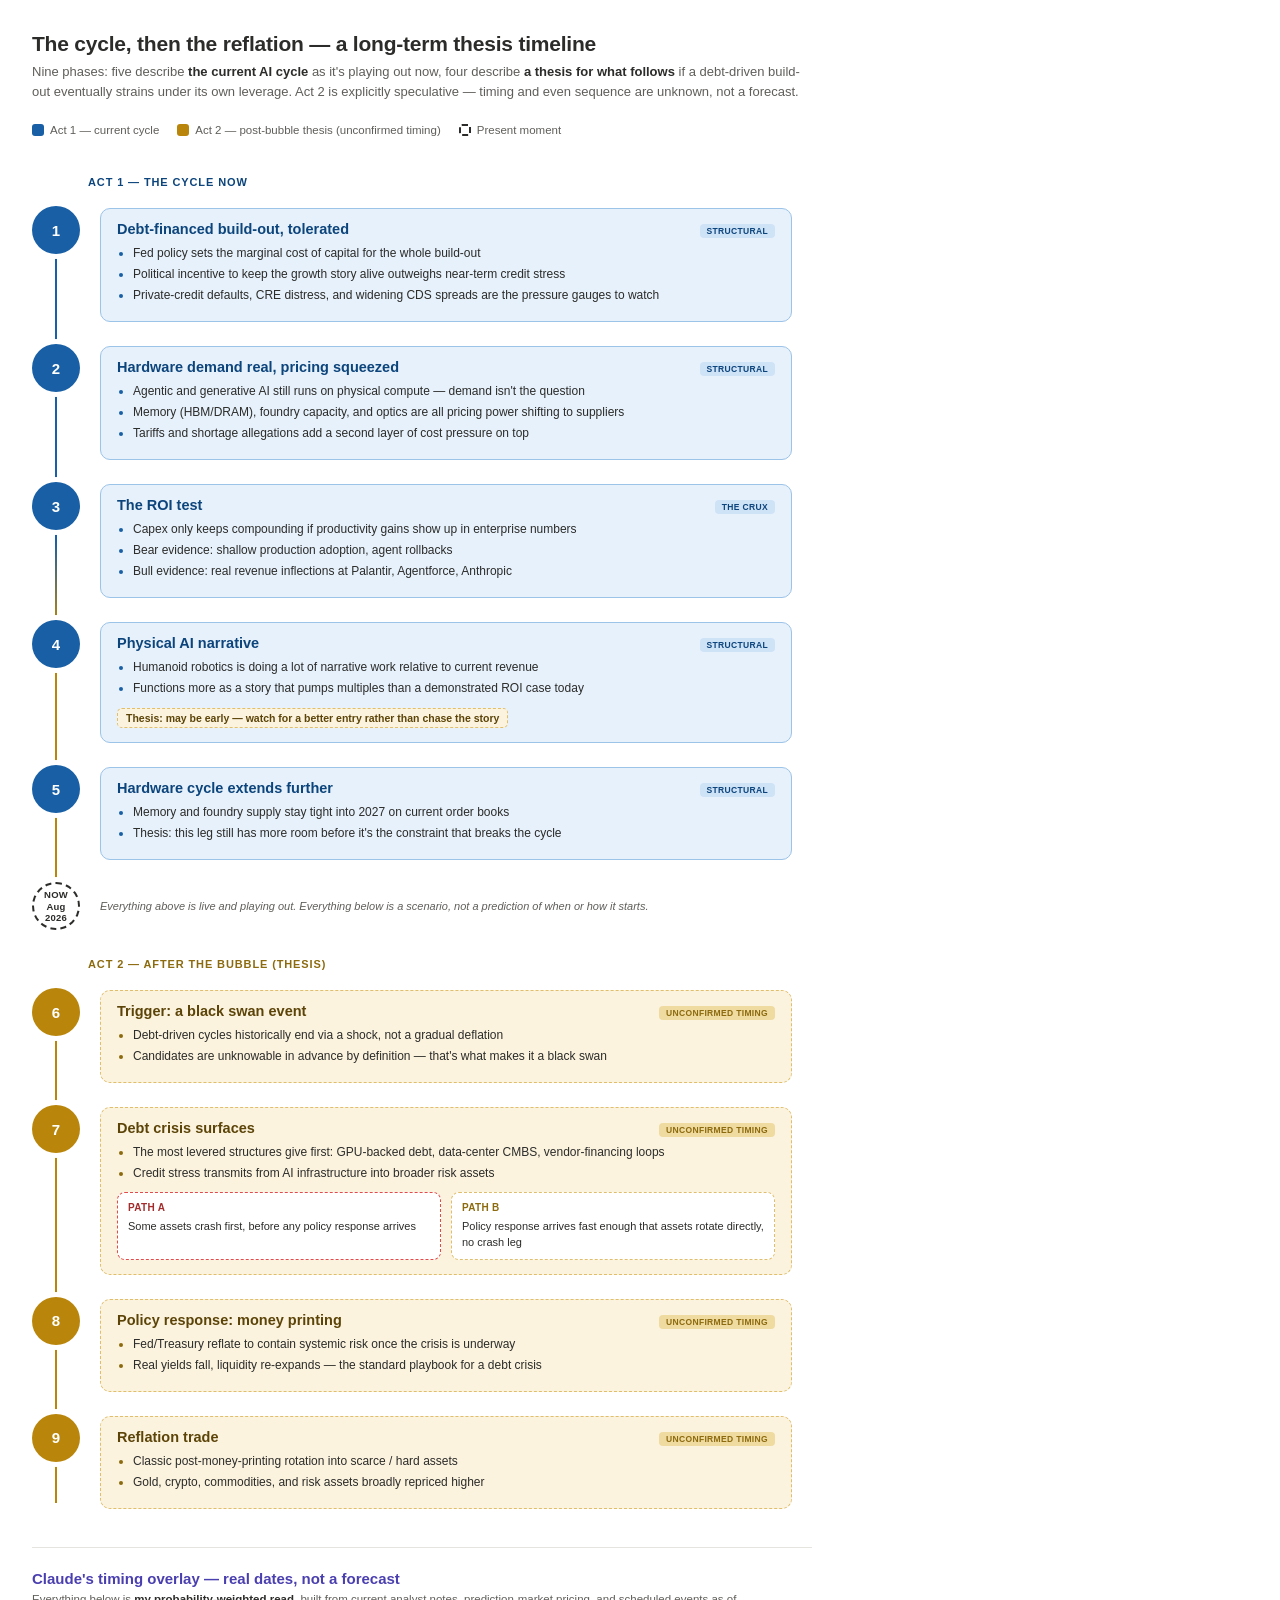
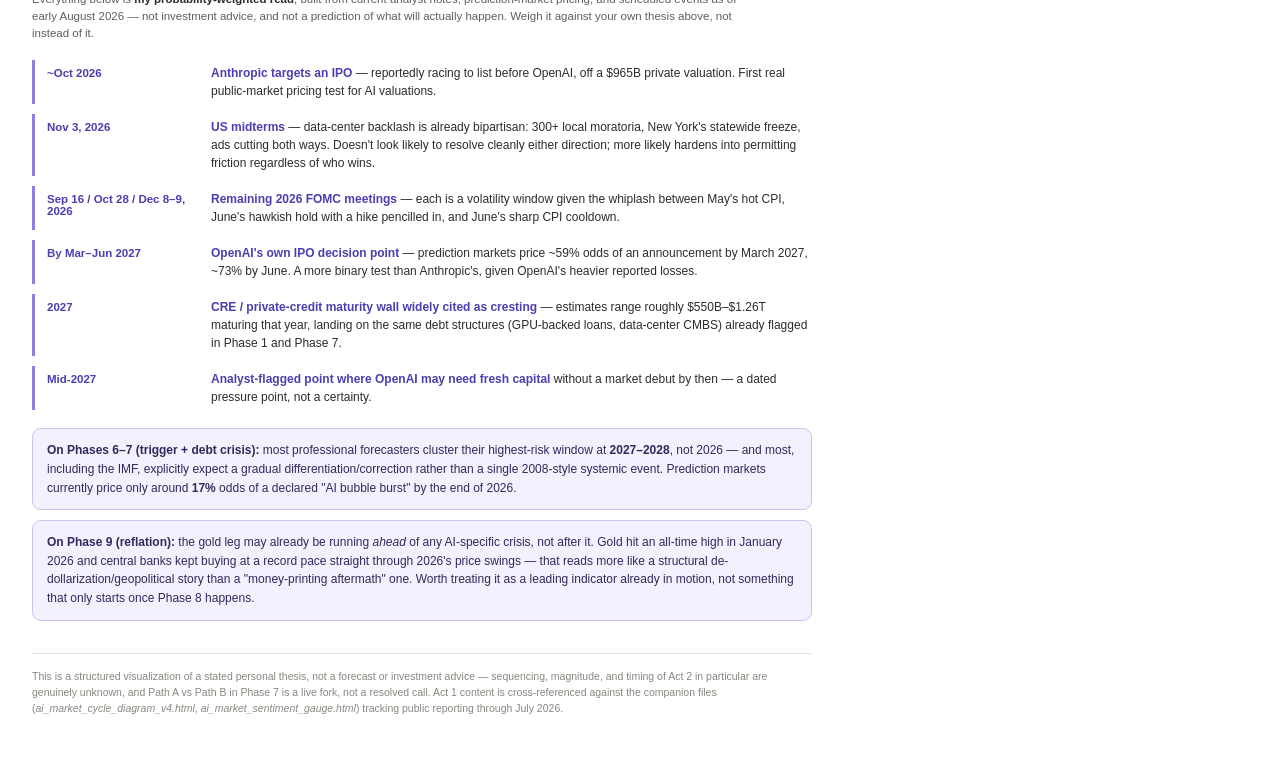
<file: ai_thesis_timeline.html>
<!DOCTYPE html>
<html lang="en">
<head>
<meta charset="UTF-8">
<title>AI Cycle → Debt Crisis → Reflation: Long-Term Thesis Timeline</title>
<style>
  :root {
    --ink: #2C2C2A;
    --sub: #5F5E5A;
    --hair: #E5E4DE;
    --blue: #185FA5;
    --blue-bg: #E6F1FB;
    --blue-border: #9CC3E8;
    --blue-text: #0C447C;
    --amber: #B9860B;
    --amber-bg: #FBF3DE;
    --amber-border: #E0BE6C;
    --amber-text: #5C4408;
    --bear: #A32D2D;
    --bear-bg: #FCEBEB;
    --bear-border: #E24B4A;
    --gold-deep: #8C6A0E;
  }
  * { box-sizing: border-box; }
  body {
    background: #ffffff;
    font-family: -apple-system, BlinkMacSystemFont, "Segoe UI", Arial, sans-serif;
    margin: 0;
    padding: 32px 32px 56px;
    color: var(--ink);
  }
  h1 { font-size: 21px; font-weight: 700; margin: 0 0 6px; letter-spacing: -0.01em; }
  p.sub { font-size: 13px; color: var(--sub); margin: 0 0 22px; max-width: 780px; line-height: 1.55; }
  p.sub b { color: var(--ink); }
 
  .legend { display: flex; gap: 18px; flex-wrap: wrap; margin: 0 0 34px; font-size: 11.5px; color: var(--sub); }
  .legend span { display: inline-flex; align-items: center; gap: 6px; }
  .sw { width: 12px; height: 12px; border-radius: 3px; display: inline-block; }
 
  .wrap { max-width: 760px; position: relative; }
 
  .actlabel {
    font-size: 11px; font-weight: 800; letter-spacing: 0.08em; text-transform: uppercase;
    margin: 0 0 18px 56px; padding-top: 6px;
  }
  .actlabel.act1 { color: var(--blue-text); }
  .actlabel.act2 { color: var(--gold-deep); }
 
  .timeline { position: relative; padding-left: 0; }
  .spine {
    position: absolute; left: 23px; top: 6px; bottom: 6px; width: 2px;
    background: linear-gradient(180deg, var(--blue) 0%, var(--blue) 46%, var(--amber) 58%, var(--amber) 100%);
  }
 
  .phase { position: relative; display: flex; gap: 20px; margin-bottom: 22px; }
  .node {
    flex: 0 0 48px; height: 48px; width: 48px; border-radius: 50%;
    display: flex; align-items: center; justify-content: center;
    font-size: 15px; font-weight: 800; color: #fff; z-index: 2;
    box-shadow: 0 0 0 5px #fff;
  }
  .node.blue { background: var(--blue); }
  .node.amber { background: var(--amber); }
  .node.now {
    background: #fff; color: var(--ink); border: 2px dashed var(--ink);
    font-size: 9.5px; letter-spacing: 0.02em; text-align: center; line-height: 1.2;
  }
 
  .card {
    flex: 1; border-radius: 10px; padding: 12px 16px 14px; margin-top: 2px;
  }
  .card.blue { background: var(--blue-bg); border: 1px solid var(--blue-border); }
  .card.amber { background: var(--amber-bg); border: 1px dashed var(--amber-border); }
 
  .cardtop { display: flex; justify-content: space-between; align-items: baseline; gap: 10px; margin-bottom: 4px; flex-wrap: wrap; }
  .cardtitle { font-size: 14.5px; font-weight: 700; }
  .card.blue .cardtitle { color: var(--blue-text); }
  .card.amber .cardtitle { color: var(--amber-text); }
 
  .tag {
    font-size: 8.5px; font-weight: 800; letter-spacing: 0.04em; text-transform: uppercase;
    padding: 2px 7px; border-radius: 4px; white-space: nowrap;
  }
  .tag.blue { background: #CFE3F7; color: var(--blue-text); }
  .tag.amber { background: #EFDBA0; color: var(--gold-deep); }
 
  .card ul { margin: 6px 0 0; padding-left: 16px; font-size: 12px; line-height: 1.5; color: var(--ink); }
  .card ul li { margin-bottom: 3px; }
  .card.blue ul li::marker { color: var(--blue); }
  .card.amber ul li::marker { color: var(--gold-deep); }
 
  .microtag {
    display: inline-block; margin-top: 8px; font-size: 10.5px; font-weight: 700;
    padding: 3px 8px; border-radius: 5px; background: var(--amber-bg); border: 1px dashed var(--amber-border);
    color: var(--amber-text);
  }
 
  .forkwrap { display: flex; gap: 10px; margin-top: 10px; flex-wrap: wrap; }
  .fork {
    flex: 1; min-width: 210px; border-radius: 8px; padding: 8px 10px; font-size: 11px; line-height: 1.45;
    background: #fff; border: 1px dashed var(--bear-border);
  }
  .fork b { display: block; font-size: 10px; font-weight: 800; text-transform: uppercase; letter-spacing: 0.03em; color: var(--bear); margin-bottom: 3px; }
  .fork.b { border-color: var(--amber-border); }
  .fork.b b { color: var(--gold-deep); }
 
  .overlaywrap { max-width: 780px; margin-top: 38px; border-top: 1px solid var(--hair); padding-top: 22px; }
  .overlay-title { font-size: 15px; font-weight: 800; margin: 0 0 4px; color: #4A3FB0; }
  .overlay-sub { font-size: 11.5px; color: var(--sub); margin: 0 0 18px; line-height: 1.5; max-width: 720px; }
  .overlay-sub b { color: var(--ink); }
 
  .catrow { display: flex; flex-direction: column; gap: 10px; margin-bottom: 18px; }
  .cat { display: grid; grid-template-columns: 150px 1fr; gap: 14px; align-items: baseline; border-left: 3px solid #8B7FE0; padding: 4px 0 4px 12px; }
  .cat .catdate { font-size: 11.5px; font-weight: 800; color: #4A3FB0; }
  .cat .cattext { font-size: 12px; line-height: 1.5; color: var(--ink); }
  .cat .cattext b { color: #4A3FB0; }
 
  .synthesis { background: #F3F1FD; border: 1px solid #C9C2F0; border-radius: 9px; padding: 12px 14px; font-size: 12px; line-height: 1.55; color: #34285C; margin-bottom: 10px; }
  .synthesis b { color: #34285C; }
  .synthesis .stat { font-weight: 800; }
 
  .footer-note { font-size: 10.5px; color: #888780; margin-top: 32px; max-width: 780px; line-height: 1.55; border-top: 1px solid var(--hair); padding-top: 14px; }
</style>
</head>
<body>
 
<h1>The cycle, then the reflation — a long-term thesis timeline</h1>
<p class="sub">Nine phases: five describe <b>the current AI cycle</b> as it's playing out now, four describe <b>a thesis for what follows</b> if a debt-driven build-out eventually strains under its own leverage. Act 2 is explicitly speculative — timing and even sequence are unknown, not a forecast.</p>
 
<div class="legend">
  <span><i class="sw" style="background:var(--blue)"></i>Act 1 — current cycle</span>
  <span><i class="sw" style="background:var(--amber)"></i>Act 2 — post-bubble thesis (unconfirmed timing)</span>
  <span><i class="sw" style="background:#fff;border:2px dashed var(--ink)"></i>Present moment</span>
</div>
 
<div class="wrap">
  <div class="actlabel act1">Act 1 — the cycle now</div>
 
  <div class="timeline">
    <div class="spine"></div>
 
    <div class="phase">
      <div class="node blue">1</div>
      <div class="card blue">
        <div class="cardtop"><span class="cardtitle">Debt-financed build-out, tolerated</span><span class="tag blue">structural</span></div>
        <ul>
          <li>Fed policy sets the marginal cost of capital for the whole build-out</li>
          <li>Political incentive to keep the growth story alive outweighs near-term credit stress</li>
          <li>Private-credit defaults, CRE distress, and widening CDS spreads are the pressure gauges to watch</li>
        </ul>
      </div>
    </div>
 
    <div class="phase">
      <div class="node blue">2</div>
      <div class="card blue">
        <div class="cardtop"><span class="cardtitle">Hardware demand real, pricing squeezed</span><span class="tag blue">structural</span></div>
        <ul>
          <li>Agentic and generative AI still runs on physical compute — demand isn't the question</li>
          <li>Memory (HBM/DRAM), foundry capacity, and optics are all pricing power shifting to suppliers</li>
          <li>Tariffs and shortage allegations add a second layer of cost pressure on top</li>
        </ul>
      </div>
    </div>
 
    <div class="phase">
      <div class="node blue">3</div>
      <div class="card blue">
        <div class="cardtop"><span class="cardtitle">The ROI test</span><span class="tag blue">the crux</span></div>
        <ul>
          <li>Capex only keeps compounding if productivity gains show up in enterprise numbers</li>
          <li>Bear evidence: shallow production adoption, agent rollbacks</li>
          <li>Bull evidence: real revenue inflections at Palantir, Agentforce, Anthropic</li>
        </ul>
      </div>
    </div>
 
    <div class="phase">
      <div class="node blue">4</div>
      <div class="card blue">
        <div class="cardtop"><span class="cardtitle">Physical AI narrative</span><span class="tag blue">structural</span></div>
        <ul>
          <li>Humanoid robotics is doing a lot of narrative work relative to current revenue</li>
          <li>Functions more as a story that pumps multiples than a demonstrated ROI case today</li>
        </ul>
        <span class="microtag">Thesis: may be early — watch for a better entry rather than chase the story</span>
      </div>
    </div>
 
    <div class="phase">
      <div class="node blue">5</div>
      <div class="card blue">
        <div class="cardtop"><span class="cardtitle">Hardware cycle extends further</span><span class="tag blue">structural</span></div>
        <ul>
          <li>Memory and foundry supply stay tight into 2027 on current order books</li>
          <li>Thesis: this leg still has more room before it's the constraint that breaks the cycle</li>
        </ul>
      </div>
    </div>
 
    <div class="phase">
      <div class="node now">NOW<br>Aug<br>2026</div>
      <div style="flex:1; display:flex; align-items:center;">
        <div style="font-size:11px; color:var(--sub); font-style:italic;">Everything above is live and playing out. Everything below is a scenario, not a prediction of when or how it starts.</div>
      </div>
    </div>
 
  </div>
 
  <div class="actlabel act2">Act 2 — after the bubble (thesis)</div>
 
  <div class="timeline">
    <div class="spine" style="background: var(--amber);"></div>
 
    <div class="phase">
      <div class="node amber">6</div>
      <div class="card amber">
        <div class="cardtop"><span class="cardtitle">Trigger: a black swan event</span><span class="tag amber">unconfirmed timing</span></div>
        <ul>
          <li>Debt-driven cycles historically end via a shock, not a gradual deflation</li>
          <li>Candidates are unknowable in advance by definition — that's what makes it a black swan</li>
        </ul>
      </div>
    </div>
 
    <div class="phase">
      <div class="node amber">7</div>
      <div class="card amber">
        <div class="cardtop"><span class="cardtitle">Debt crisis surfaces</span><span class="tag amber">unconfirmed timing</span></div>
        <ul>
          <li>The most levered structures give first: GPU-backed debt, data-center CMBS, vendor-financing loops</li>
          <li>Credit stress transmits from AI infrastructure into broader risk assets</li>
        </ul>
        <div class="forkwrap">
          <div class="fork"><b>Path A</b>Some assets crash first, before any policy response arrives</div>
          <div class="fork b"><b>Path B</b>Policy response arrives fast enough that assets rotate directly, no crash leg</div>
        </div>
      </div>
    </div>
 
    <div class="phase">
      <div class="node amber">8</div>
      <div class="card amber">
        <div class="cardtop"><span class="cardtitle">Policy response: money printing</span><span class="tag amber">unconfirmed timing</span></div>
        <ul>
          <li>Fed/Treasury reflate to contain systemic risk once the crisis is underway</li>
          <li>Real yields fall, liquidity re-expands — the standard playbook for a debt crisis</li>
        </ul>
      </div>
    </div>
 
    <div class="phase">
      <div class="node amber">9</div>
      <div class="card amber">
        <div class="cardtop"><span class="cardtitle">Reflation trade</span><span class="tag amber">unconfirmed timing</span></div>
        <ul>
          <li>Classic post-money-printing rotation into scarce / hard assets</li>
          <li>Gold, crypto, commodities, and risk assets broadly repriced higher</li>
        </ul>
      </div>
    </div>
 
  </div>
</div>
 
<div class="overlaywrap">
  <div class="overlay-title">Claude's timing overlay — real dates, not a forecast</div>
  <p class="overlay-sub">Everything below is <b>my probability-weighted read</b>, built from current analyst notes, prediction-market pricing, and scheduled events as of early August 2026 — not investment advice, and not a prediction of what will actually happen. Weigh it against your own thesis above, not instead of it.</p>
 
  <div class="catrow">
    <div class="cat">
      <div class="catdate">~Oct 2026</div>
      <div class="cattext"><b>Anthropic targets an IPO</b> — reportedly racing to list before OpenAI, off a $965B private valuation. First real public-market pricing test for AI valuations.</div>
    </div>
    <div class="cat">
      <div class="catdate">Nov 3, 2026</div>
      <div class="cattext"><b>US midterms</b> — data-center backlash is already bipartisan: 300+ local moratoria, New York's statewide freeze, ads cutting both ways. Doesn't look likely to resolve cleanly either direction; more likely hardens into permitting friction regardless of who wins.</div>
    </div>
    <div class="cat">
      <div class="catdate">Sep 16 / Oct 28 / Dec 8–9, 2026</div>
      <div class="cattext"><b>Remaining 2026 FOMC meetings</b> — each is a volatility window given the whiplash between May's hot CPI, June's hawkish hold with a hike pencilled in, and June's sharp CPI cooldown.</div>
    </div>
    <div class="cat">
      <div class="catdate">By Mar–Jun 2027</div>
      <div class="cattext"><b>OpenAI's own IPO decision point</b> — prediction markets price ~59% odds of an announcement by March 2027, ~73% by June. A more binary test than Anthropic's, given OpenAI's heavier reported losses.</div>
    </div>
    <div class="cat">
      <div class="catdate">2027</div>
      <div class="cattext"><b>CRE / private-credit maturity wall widely cited as cresting</b> — estimates range roughly $550B–$1.26T maturing that year, landing on the same debt structures (GPU-backed loans, data-center CMBS) already flagged in Phase 1 and Phase 7.</div>
    </div>
    <div class="cat">
      <div class="catdate">Mid-2027</div>
      <div class="cattext"><b>Analyst-flagged point where OpenAI may need fresh capital</b> without a market debut by then — a dated pressure point, not a certainty.</div>
    </div>
  </div>
 
  <div class="synthesis"><b>On Phases 6–7 (trigger + debt crisis):</b> most professional forecasters cluster their highest-risk window at <span class="stat">2027–2028</span>, not 2026 — and most, including the IMF, explicitly expect a gradual differentiation/correction rather than a single 2008-style systemic event. Prediction markets currently price only around <span class="stat">17%</span> odds of a declared "AI bubble burst" by the end of 2026.</div>
 
  <div class="synthesis"><b>On Phase 9 (reflation):</b> the gold leg may already be running <i>ahead</i> of any AI-specific crisis, not after it. Gold hit an all-time high in January 2026 and central banks kept buying at a record pace straight through 2026's price swings — that reads more like a structural de-dollarization/geopolitical story than a "money-printing aftermath" one. Worth treating it as a leading indicator already in motion, not something that only starts once Phase 8 happens.</div>
</div>
 
<p class="footer-note">This is a structured visualization of a stated personal thesis, not a forecast or investment advice — sequencing, magnitude, and timing of Act 2 in particular are genuinely unknown, and Path A vs Path B in Phase 7 is a live fork, not a resolved call. Act 1 content is cross-referenced against the companion files (<i>ai_market_cycle_diagram_v4.html</i>, <i>ai_market_sentiment_gauge.html</i>) tracking public reporting through July 2026.</p>
 
</body>
</html>
</file>
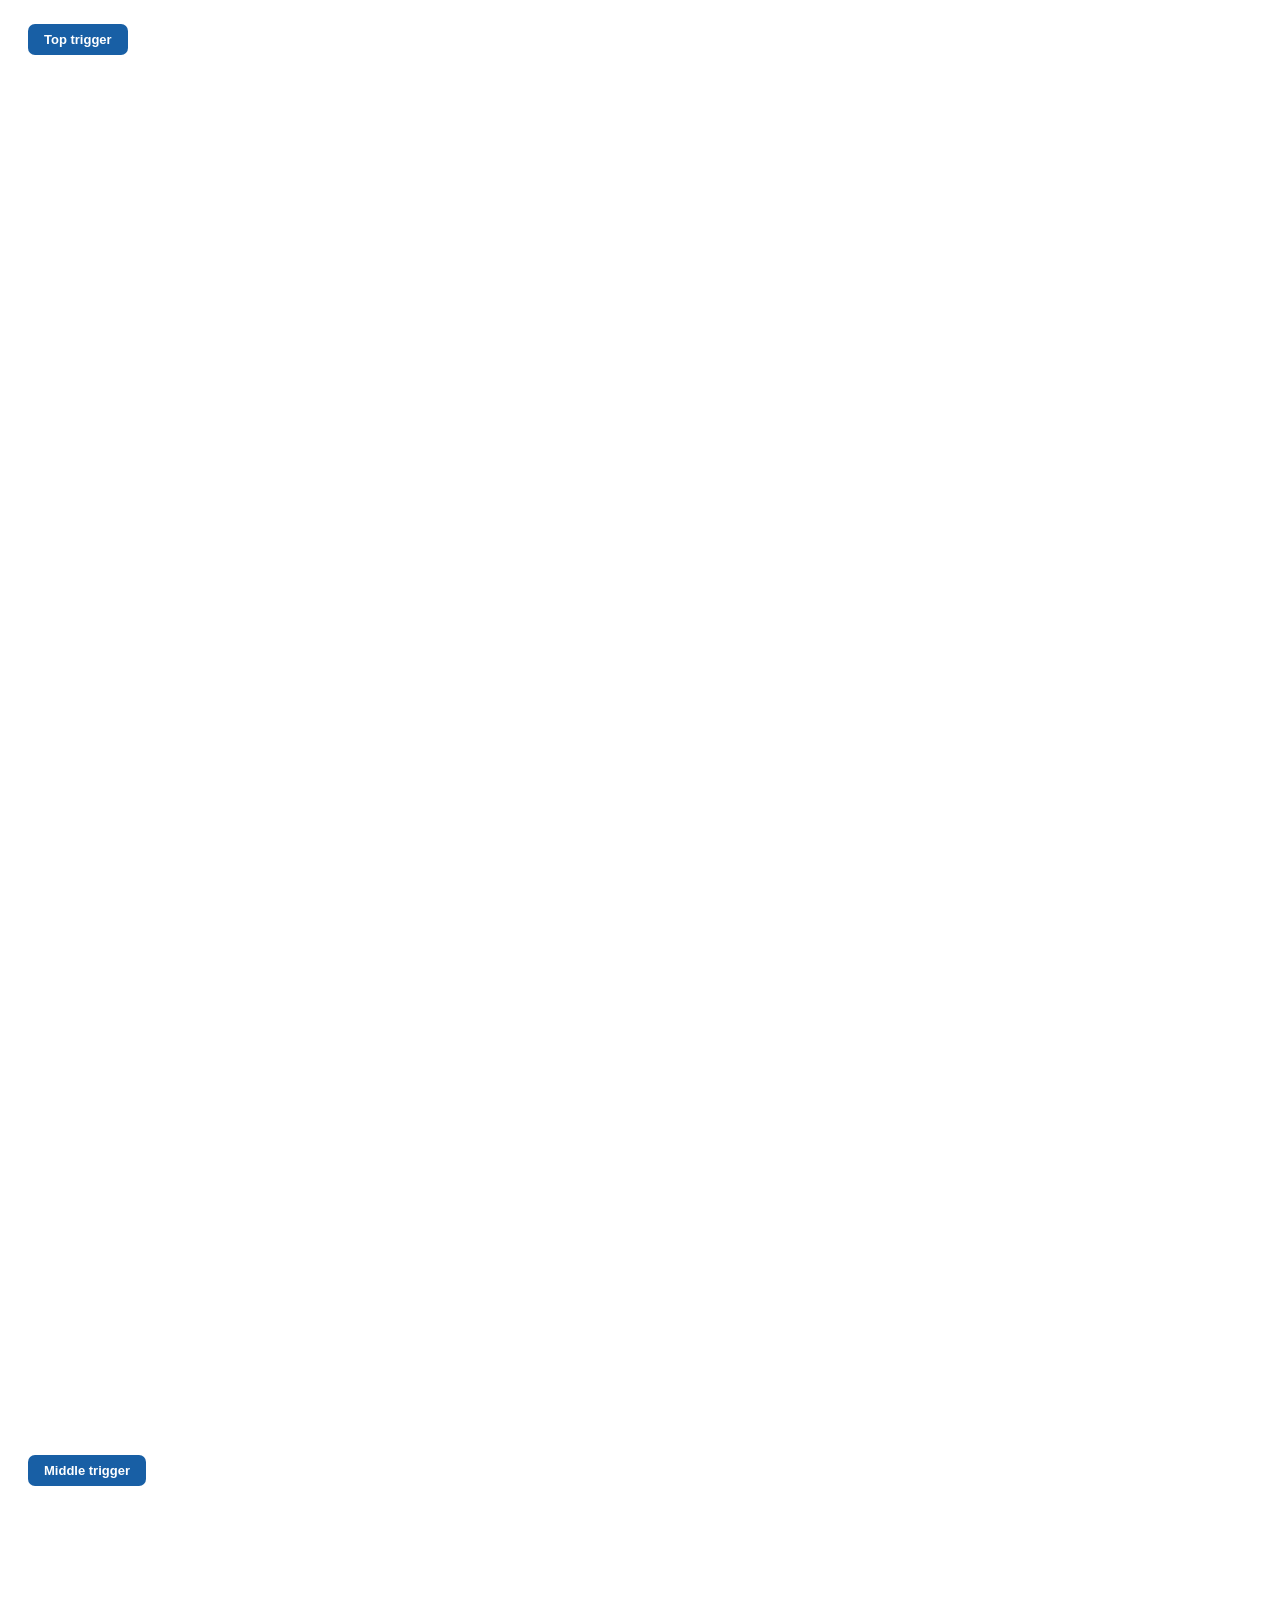
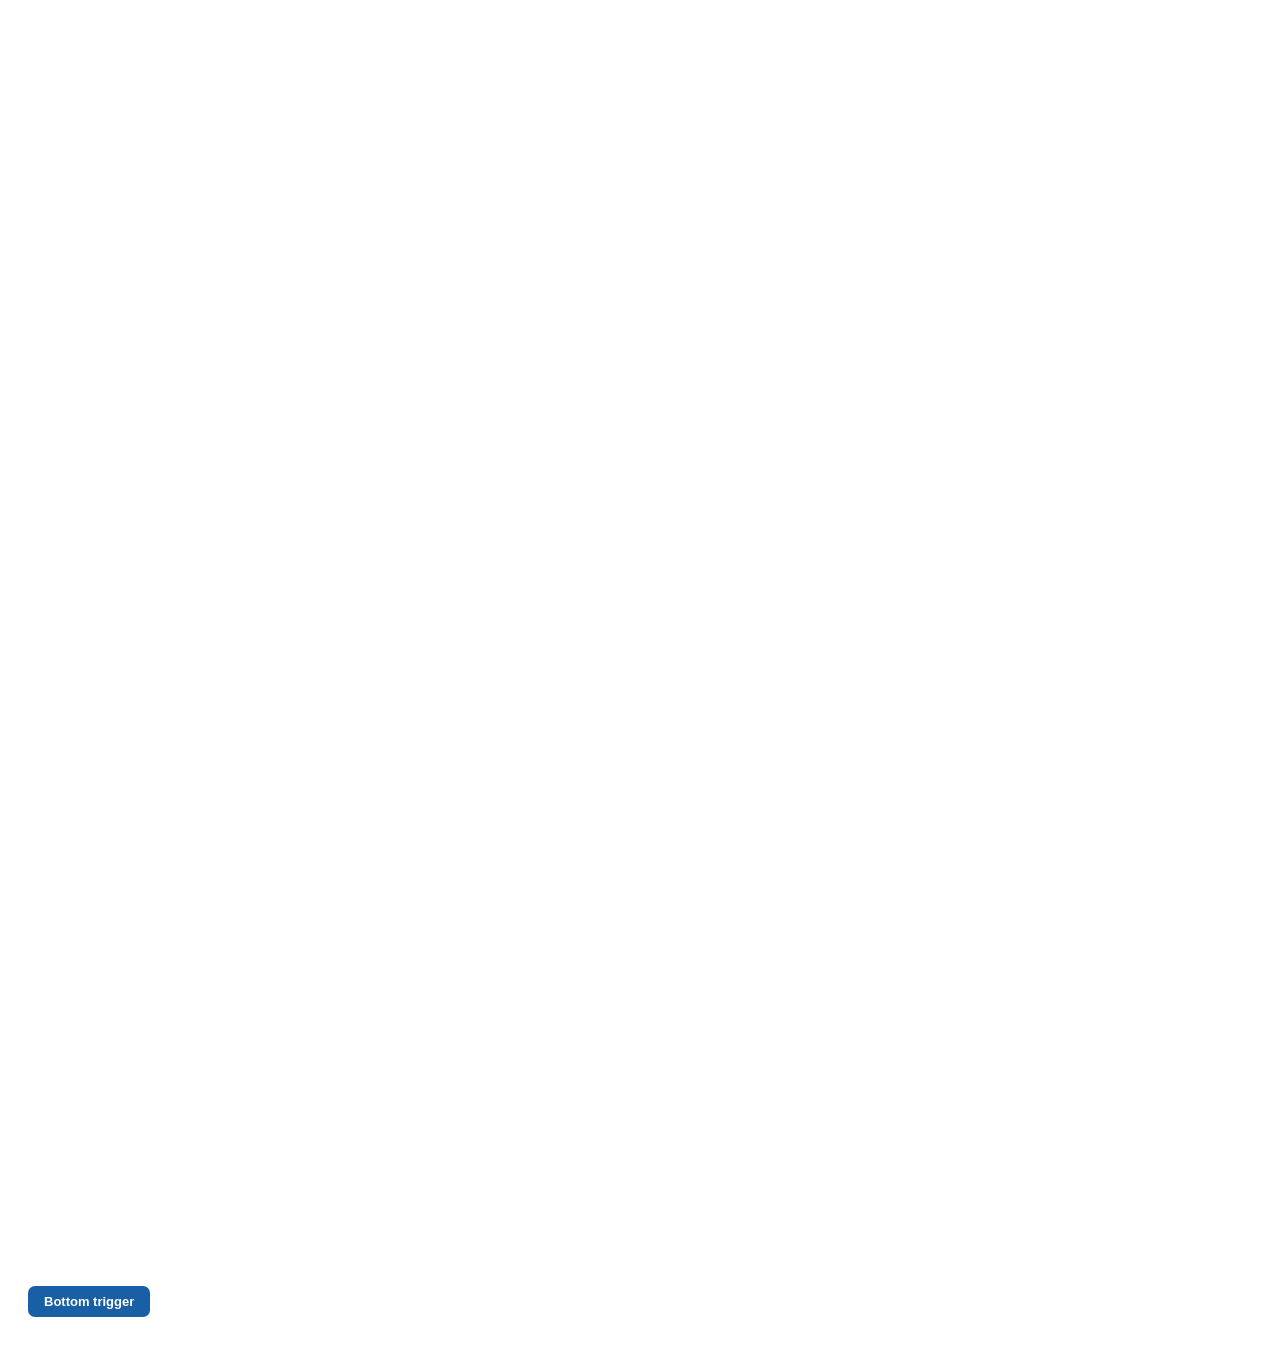
<file: tests/frontend/fixtures/tooltip.html>
<!DOCTYPE html>
<html lang="en">
<head>
<meta charset="UTF-8">
<meta name="viewport" content="width=device-width, initial-scale=1">
<title>Tooltip fixture</title>
<link rel="stylesheet" href="../../../static/style.css">
<style>
  body { padding: 24px 28px 48px; }
  .spacer { height: 1400px; }
</style>
</head>
<body>
  <button id="trigTop" type="button">Top trigger</button>
  <div class="spacer"></div>
  <button id="trigMid" type="button">Middle trigger</button>
  <div class="spacer"></div>
  <button id="trigBottom" type="button">Bottom trigger</button>

  <script type="module">
    import { attachTooltip } from "../../../static/js/tooltip.js";

    // Near the top of the viewport: "top" placement must flip to "bottom".
    attachTooltip(document.getElementById("trigTop"), {
      text: "Top tooltip body",
      deps: ["breadth", "VIX"],
    });

    // Mid-page: "top" placement stays on top.
    attachTooltip(document.getElementById("trigMid"), {
      text: "Middle tooltip body",
      placement: "top",
      ariaLabel: "About the middle trigger",
    });

    // Near the bottom: explicit "bottom" placement stays below.
    attachTooltip(document.getElementById("trigBottom"), {
      text: "Bottom tooltip body",
      placement: "bottom",
    });
  </script>
</body>
</html>
</file>
<file: static/style.css>
:root {
  --bear: #A32D2D;
  --bull: #3B6D11;
  --amber: #B9860B;
  --blue: #185FA5;
  --ink: #2C2C2A;
  --sub: #5F5E5A;
  --hair: #E5E4DE;
  --neutral-bg: #F1EFE8;
}

* { box-sizing: border-box; }
body {
  background: #ffffff;
  font-family: -apple-system, BlinkMacSystemFont, "Segoe UI", Arial, sans-serif;
  margin: 0;
  padding: 24px 28px 48px;
  color: var(--ink);
}

header {
  display: flex;
  justify-content: space-between;
  align-items: flex-start;
  flex-wrap: wrap;
  gap: 12px;
  margin-bottom: 18px;
}
h1 { font-size: 22px; font-weight: 700; margin: 0 0 4px; letter-spacing: -0.01em; }
p.sub { font-size: 13px; color: var(--sub); margin: 0; }
.asof { font-size: 12px; color: var(--sub); margin-right: 10px; }
.hdr-right { display: flex; align-items: center; }

/* App-level status region: full-width row in the header, kept quiet by
   default. Its height is reserved at all times (min-height on the element,
   which is always in the DOM — even empty) so a message appearing or clearing
   never shifts the header or the page. Colour follows the app's existing
   error language (same wash as .bn-msg.error). */
.hdr-status {
  flex: 0 0 100%;
  margin: 0;
  box-sizing: border-box;
  min-height: 32px;
  padding: 6px 10px;
  border: 1px solid transparent;
  border-radius: 6px;
  background: transparent;
  color: var(--sub);
  font-size: 12px;
  line-height: 1.4;
}
.hdr-status[data-kind="soft"] {
  background: var(--neutral-bg);
  border-color: var(--hair);
}
.hdr-status[data-kind="hard"] {
  background: rgba(163, 45, 45, 0.08);
  border-color: rgba(163, 45, 45, 0.18);
  color: #6B1D1D;
}
button {
  font-family: inherit;
  font-size: 13px;
  font-weight: 600;
  color: #fff;
  background: var(--blue);
  border: none;
  border-radius: 7px;
  padding: 8px 16px;
  cursor: pointer;
}
button:active { opacity: 0.85; }

/* Ghost-button base: small, light, neutral — replaces the chunky blue default
   for all compact controls (Columns, Add, ◀ ▶, portfolio actions, etc.).
   Specific element styles (.tt-cols-btn, .pf-create, ...) override below. */
.mini {
  font-size: 12px;
  font-weight: 600;
  padding: 5px 10px;
  background: var(--neutral-bg);
  color: var(--ink);
  border: 1px solid var(--hair);
  border-radius: 6px;
  cursor: pointer;
}
.mini:hover { background: #fff; border-color: var(--blue); color: var(--blue); }
.mini:active { opacity: 0.85; }
.mini:disabled { opacity: 0.5; cursor: not-allowed; }

/* Risk divergence lives in a standard .card (first band, "risk"). The
   GREEN/YELLOW/RED wash + border are inline styles set by renderRisk(); only
   the banner-specific type scale is kept here. */
#riskBanner { font-size: 15px; line-height: 1.5; }
#riskBanner b.big { font-size: 20px; display: block; margin-bottom: 2px; }

/* Dashboard: one flat grid. Cards are direct children of #bands; section
   headers are generated by JS ahead of each band change and span the full
   row width. Extra air above a header keeps sections visually grouped. */
#bands {
  display: grid;
  grid-template-columns: repeat(auto-fill, minmax(360px, 1fr));
  gap: 16px;
}
.band-head {
  grid-column: 1 / -1;
  display: flex;
  align-items: center;
  gap: 10px;
  margin: 10px 0 0; /* + row gap ≈ old 26px band separation */
}
.band-head:first-child { margin-top: 0; }
.band-title {
  font-size: 13px;
  font-weight: 800;
  text-transform: uppercase;
  letter-spacing: 0.04em;
  color: var(--sub);
  margin: 0;
}
.band-rule { flex: 1; height: 1px; background: var(--hair); }
.card {
  position: relative;
  border: 1px solid var(--hair);
  border-radius: 12px;
  padding: 16px 18px;
  background: #fff;
}
.card.wide { grid-column: 1 / -1; }
.card h2 {
  font-size: 13px;
  font-weight: 800;
  text-transform: uppercase;
  letter-spacing: 0.04em;
  color: var(--sub);
  margin: 0 0 12px;
  display: flex;
  align-items: center;
  gap: 8px;
  flex-wrap: wrap; /* titles + controls never squeeze */
  padding-right: 48px; /* keep clear of the pinned ↑↓ reorder pair */
}
.section-refresh {
  font-family: inherit;
  font-size: 14px;
  font-weight: 400;
  color: var(--sub);
  background: transparent;
  border: none;
  padding: 0;
  cursor: pointer;
  line-height: 1;
  display: inline-block; /* transform target for the spin/pop feedback */
  transition: color 0.15s ease;
}
.section-refresh:hover:not(.is-refreshing):not(.is-ok):not(.is-error) { color: var(--blue); }

/* ---- Per-section refresh feedback ----
   ↻ spins while in flight → brief ✓ (bull green) or ✗ (bear red), then reverts
   automatically. A cache-served payload (unchanged as_of) confirms in muted
   grey with a tiny "cached" tag beside the button instead of implying fresh
   data; the refreshed card answers with one quiet blue ring so the eye finds
   WHICH card updated. Reduced-motion users get plain color/glyph changes. */
.section-refresh.is-refreshing {
  color: var(--blue);
  cursor: progress;
  animation: refresh-spin 0.85s linear infinite;
}
.section-refresh.is-ok { color: var(--bull); animation: refresh-pop 0.18s ease-out; }
.section-refresh.is-ok.is-cached { color: var(--sub); }
.section-refresh.is-error { color: var(--bear); animation: refresh-pop 0.18s ease-out; }
@keyframes refresh-spin { to { transform: rotate(360deg); } }
@keyframes refresh-pop {
  from { transform: scale(0.6); opacity: 0.4; }
  to   { transform: scale(1);   opacity: 1; }
}
.refresh-hint {
  font-size: 10px;
  font-weight: 700;
  letter-spacing: 0.06em;
  text-transform: uppercase;
  color: var(--sub);
  margin-left: 2px;
}
.card.refresh-pulse { animation: card-ring 1.4s ease-out; }
@keyframes card-ring {
  0%   { box-shadow: 0 0 0 2px rgba(24, 95, 165, 0.30); }
  60%  { box-shadow: 0 0 0 2px rgba(24, 95, 165, 0.12); }
  100% { box-shadow: 0 0 0 2px rgba(24, 95, 165, 0); }
}
@media (prefers-reduced-motion: reduce) {
  .section-refresh.is-refreshing,
  .section-refresh.is-ok,
  .section-refresh.is-error,
  .card.refresh-pulse { animation: none; }
}

/* Reorder affordance: compact ↑↓ arrows pinned to the card's top-right corner.
   They reveal on card hover or keyboard focus, and stay permanently visible on
   touch devices / narrow screens. Movement swaps neighbors in the global card
   sequence; only the very first / last visible cards render disabled arrows. */
.reorder {
  position: absolute;
  top: 10px;
  right: 11px;
  z-index: 2;
  display: flex;
  align-items: center;
  gap: 1px;
  padding: 2px 3px;
  border-radius: 6px;
  background: rgba(255, 255, 255, 0.88);
  opacity: 0;
  transition: opacity 0.15s ease;
}
.card:hover .reorder,
.reorder:focus-within { opacity: 1; }
.card-mv {
  font-family: inherit;
  font-size: 11px;
  font-weight: 700;
  color: var(--sub);
  background: transparent;
  border: none;
  border-radius: 4px;
  padding: 2px 4px;
  cursor: pointer;
  line-height: 1;
}
.card-mv:hover:not(:disabled) { color: var(--blue); background: var(--neutral-bg); }
.card-mv:disabled { opacity: 0.25; cursor: default; }
@media (hover: none), (max-width: 720px) {
  .reorder { opacity: 1; }
}

table { width: 100%; border-collapse: collapse; font-size: 12.5px; }
th, td { text-align: left; padding: 5px 6px; border-bottom: 1px solid var(--hair); }
th { color: var(--sub); font-weight: 600; font-size: 11px; text-transform: uppercase; letter-spacing: 0.03em; }
td.num, th.num { text-align: right; font-variant-numeric: tabular-nums; }
.pos { color: var(--bull); font-weight: 700; }
.neg { color: var(--bear); font-weight: 700; }

/* Commodities card: a fixed column layout so the right edge of every "Spot /
   Futures / Day %" header lines up with the right edge of its data cells.
   Without table-layout: fixed, the name column (e.g. "WTI Crude" vs "Gold")
   re-flows column widths per row, and the right-aligned headers drift out
   of alignment with the right-aligned numbers below. */
#commoditiesBody table { table-layout: fixed; }
#commoditiesBody table th:nth-child(1),
#commoditiesBody table td:nth-child(1) { width: 42%; }
#commoditiesBody table th:nth-child(2),
#commoditiesBody table td:nth-child(2) { width: 19%; }
#commoditiesBody table th:nth-child(3),
#commoditiesBody table td:nth-child(3) { width: 19%; }
#commoditiesBody table th:nth-child(4),
#commoditiesBody table td:nth-child(4) { width: 20%; }

/* Shared text-tone + spacing utilities */
.tone-cell { font-weight: 600; }
.tone-bull { color: var(--bull); }
.tone-bear { color: var(--bear); }
.tone-amber { color: var(--amber); }
.tone-sub, .td-sub { color: var(--sub); }
.table-gap { margin-top: 12px; }
/* Fragility flags: hairline-separated rows, capped measure for wide screens */
.flag-list { list-style: none; margin: 0; padding: 0; max-width: 760px; }
.flag-row { margin: 0; padding: 9px 0 11px; border-bottom: 1px solid var(--hair); font-size: 12.5px; line-height: 1.5; }
.flag-row:last-child { border-bottom: none; padding-bottom: 2px; }
.flag-top { display: flex; align-items: baseline; gap: 8px; flex-wrap: wrap; }
.flag-top b { flex: 1 1 auto; min-width: 0; }
.flag-evidence { color: var(--sub); font-size: 11.5px; margin-top: 3px; }
/* Group labels inside the fragility list ("Euphoria evidence" / "Distress
   signals") — same small-caps language as .subhead. */
.flag-group-head {
  margin: 0;
  padding: 8px 0 4px;
  font-size: 11px;
  font-weight: 800;
  text-transform: uppercase;
  letter-spacing: 0.04em;
  color: var(--sub);
}
.flag-group-head:first-child { padding-top: 0; }
.risk-thesis { font-size: 12.5px; color: var(--sub); margin-top: 4px; }
.flip-block { margin-top: 12px; font-size: 12px; color: var(--sub); }
.flip-block ul { margin-top: 4px; }

/* Unified sub-header hierarchy: .card h2 (13px) > .subhead (11px) */
.subhead {
  font-size: 11px;
  font-weight: 800;
  text-transform: uppercase;
  letter-spacing: 0.04em;
  color: var(--sub);
  margin: 12px 0 6px;
}
.subhead:first-child { margin-top: 0; }
.subhead.accent { color: var(--blue); }

/* Regime card */
.regime-title { font-size: 14px; font-weight: 700; margin-bottom: 6px; }
.regime-desc { font-size: 12.5px; line-height: 1.5; margin-bottom: 12px; }
.regime-guidance { font-size: 12px; color: var(--sub); margin-top: 6px; line-height: 1.45; }
.regime-grid { display: grid; grid-template-columns: repeat(auto-fit, minmax(160px, 1fr)); gap: 8px; margin-bottom: 12px; }
.regime-tile { border: 1px solid var(--hair); border-radius: 8px; padding: 8px 10px; }
.regime-tile-label { font-size: 10.5px; color: var(--sub); font-weight: 700; text-transform: uppercase; letter-spacing: 0.03em; }
.regime-tile-score { font-size: 15px; font-weight: 800; margin: 4px 0; }
.regime-tile-unit { font-size: 11px; color: var(--sub); font-weight: 500; }
.regime-bar { height: 4px; background: var(--hair); border-radius: 2px; overflow: hidden; }
.regime-bar-fill { height: 100%; border-radius: 2px; }
.regime-bar-fill.pos { background: var(--bull); }
.regime-bar-fill.mid { background: var(--amber); }
.regime-bar-fill.neg { background: var(--bear); }

.pill { display: inline-block; font-size: 10px; font-weight: 700; padding: 1px 7px; border-radius: 4px; letter-spacing: 0.03em; }
.pill.macro { background: #CECBF6; color: #26215C; }
.pill.micro { background: #9FE1CB; color: #04342C; }
.pill.moving { background: #F7C1C1; color: #501313; }
.pill.bull { background: #CDE7C1; color: #1E4A13; }
.pill.bear { background: #F5CDCD; color: #5A1616; }
.pill.neutral { background: #E4E2DB; color: #4A4842; }
.pill.region { background: #D8E4F0; color: #17405F; }
.pill.gov { background: #F3E3B0; color: #5C4A0A; }
.pill.co { background: #D9DDE8; color: #2E3A52; }

/* Week selector: first-class control in the news card header area. */
.tl-toolbar {
  display: flex;
  align-items: center;
  gap: 10px;
  flex-wrap: wrap;
  margin-bottom: 12px;
  padding: 10px 12px;
  background: var(--neutral-bg);
  border-radius: 8px;
}
.tl-week-label {
  font-size: 11px;
  font-weight: 800;
  text-transform: uppercase;
  letter-spacing: 0.04em;
  color: var(--sub);
}
.tl-week-select {
  font-family: inherit;
  font-size: 13px;
  font-weight: 700;
  color: var(--ink);
  background: #fff url("data:image/svg+xml;charset=utf-8,%3Csvg xmlns='http://www.w3.org/2000/svg' width='10' height='6'%3E%3Cpath d='M1 1l4 4 4-4' stroke='%235F5E5A' stroke-width='1.5' fill='none' stroke-linecap='round'/%3E%3C/svg%3E") no-repeat right 11px center;
  border: 1px solid var(--hair);
  border-radius: 7px;
  padding: 7px 32px 7px 12px;
  cursor: pointer;
  appearance: none;
  -webkit-appearance: none;
  max-width: 100%;
}
.tl-week-select:focus {
  outline: none;
  border-color: var(--blue);
  box-shadow: 0 0 0 3px rgba(24, 95, 165, 0.12);
}
.tl-week-badge {
  font-size: 11.5px;
  font-weight: 700;
  color: var(--blue);
  background: #fff;
  border: 1px solid var(--hair);
  border-radius: 999px;
  padding: 3px 10px;
  white-space: nowrap;
}

.tl-filters { display: flex; gap: 6px; flex-wrap: wrap; margin-bottom: 12px; }

/* Week/Month segmented toggle in the timeline toolbar. The two buttons sit
   inside one rounded pill; the active one takes the --blue fill so it
   matches the existing chip.active treatment. */
.tl-mode-toggle {
  display: inline-flex;
  border: 1px solid var(--hair);
  border-radius: 999px;
  padding: 2px;
  background: var(--neutral-bg);
}
.tl-mode-btn {
  font-family: inherit;
  font-size: 12px;
  font-weight: 600;
  line-height: 1;
  color: var(--ink);
  background: transparent;
  border: 0;
  border-radius: 999px;
  padding: 4px 12px;
  cursor: pointer;
}
.tl-mode-btn:hover:not([aria-pressed="true"]) { background: var(--hover-bg, rgba(0,0,0,0.04)); }
.tl-mode-btn[aria-pressed="true"] {
  background: var(--blue);
  color: #fff;
}
.tl-mode-btn:focus-visible {
  outline: 2px solid var(--blue);
  outline-offset: 2px;
}
.chip {
  font-family: inherit;
  font-size: 12px;
  font-weight: 600;
  line-height: 1;
  color: var(--ink);
  background: var(--neutral-bg);
  border: 1px solid var(--hair);
  border-radius: 999px;
  padding: 3px 11px;
  cursor: pointer;
}
.chip .cnt { color: var(--sub); font-weight: 400; margin-left: 5px; font-size: 11px; }
.chip.active { background: var(--blue); color: #fff; border-color: var(--blue); }
.chip.active .cnt { color: #DFE7F2; }
.chip:focus-visible {
  outline: 2px solid var(--blue);
  outline-offset: 2px;
}

.timeline { position: relative; padding-left: 22px; }
.timeline::before {
  content: "";
  position: absolute;
  left: 5px;
  top: 6px;
  bottom: 6px;
  width: 2px;
  background: var(--hair);
}
.tl-item { position: relative; padding: 10px 0; }
/* Impact tiers on the content block (timeline rail + dots stay untouched):
   Critical = red edge + soft glow + BREAKING badge; High = quiet amber edge. */
.tl-item.tl-critical .tl-body {
  box-shadow: inset 3px 0 0 var(--bear), 0 0 14px rgba(163, 45, 45, 0.14);
  background: rgba(163, 45, 45, 0.05);
  padding-left: 10px;
  border-radius: 2px;
}
.tl-item.tl-high .tl-body {
  box-shadow: inset 3px 0 0 var(--amber);
  padding-left: 10px;
  border-radius: 2px;
}
.breaking-badge {
  display: inline-block;
  font-size: 9.5px;
  font-weight: 800;
  text-transform: uppercase;
  letter-spacing: 0.09em;
  color: #fff;
  background: var(--bear);
  padding: 2px 7px;
  border-radius: 4px;
  margin-right: 7px;
  vertical-align: 1px;
}
.tl-item::before {
  content: "";
  position: absolute;
  left: -21px;
  top: 14px;
  width: 10px;
  height: 10px;
  border-radius: 50%;
  background: var(--blue);
  border: 2px solid #fff;
}
.tl-date { font-size: 11px; font-weight: 700; color: var(--sub); text-transform: uppercase; letter-spacing: 0.03em; margin-bottom: 3px; }
.tl-body { font-size: 13px; }
.tl-body a { color: var(--ink); text-decoration: none; font-weight: 600; }
.tl-body a:hover { text-decoration: underline; }
.tl-plain { font-weight: 600; }
/* Flex layout for the tag row: pills and the "+ tag" button share one clean
   baseline with consistent spacing (the old per-pill margins are gone). */
.tl-tags {
  display: flex;
  flex-wrap: wrap;
  gap: 4px 6px;
  align-items: center;
  margin-top: 4px;
}
.tl-body .meta { font-size: 11px; color: var(--sub); margin-top: 3px; }
.tl-summary { font-size: 12px; color: var(--sub); line-height: 1.45; margin-top: 4px; }

ul { margin: 0; padding-left: 18px; }
li { margin-bottom: 5px; font-size: 12.5px; line-height: 1.45; }

.kv { display: flex; justify-content: space-between; gap: 12px; font-size: 12.5px; padding: 4px 0; border-bottom: 1px solid var(--hair); }
.kv:last-child { border-bottom: none; }
.kv .k { color: var(--sub); flex-shrink: 0; }

.hidden { display: none; }
/* Author rules with `display: inline-flex` etc. can override the UA
   stylesheet's `[hidden] { display: none }` (same specificity, author wins).
   This !important guarantees the hidden attribute always wins, so the
   "+ tag" button never sits next to its own input form. */
[hidden] { display: none !important; }
footer { margin-top: 26px; }

/* ---- Bottleneck: topic accordion + per-stock thesis cards ----
   One card holds every topic. Topics collapse/expand; each stock card expands
   within its topic. Design tokens are the dashboard's own (--hair, --neutral-bg,
   --blue, --bull, --bear); figures always use tabular numerals. */

.bn-loading { font-size: 12.5px; color: var(--sub); }

/* Head: framework thesis, toolbar, skill caveat, strongest-layer line. */
.bn-head { display: flex; flex-direction: column; gap: 10px; margin-bottom: 12px; }
.bn-thesis { font-size: 12.5px; color: var(--sub); line-height: 1.5; margin: 0; }
.bn-toolbar { display: flex; flex-wrap: wrap; gap: 8px; align-items: center; }

/* Button variants (composed with .mini). */
.mini.bn-primary { color: #fff; background: var(--blue); border-color: var(--blue); }
.mini.bn-primary:hover { color: #fff; background: #134a83; border-color: #134a83; }
.mini.bn-danger { color: #fff; background: var(--bear); border-color: var(--bear); }
.mini.bn-danger:hover { color: #fff; background: #8A2626; border-color: #8A2626; }
.mini.bn-danger-ghost { color: #6B1D1D; }
.mini.bn-danger-ghost:hover { color: #fff; background: var(--bear); border-color: var(--bear); }

.bn-gen-off {
  font-size: 11.5px; line-height: 1.45; color: #6B1D1D;
  background: rgba(163, 45, 45, 0.06); border: 1px solid rgba(163, 45, 45, 0.18);
  border-radius: 8px; padding: 8px 10px; margin: 0;
}

.bn-strongest {
  display: flex; flex-wrap: wrap; align-items: center; gap: 8px; font-size: 12px;
  border-left: 3px solid var(--blue); padding: 2px 0 2px 10px;
}
.bn-strongest-label {
  font-size: 10px; font-weight: 700; letter-spacing: 0.06em;
  text-transform: uppercase; color: var(--sub);
}

/* Skill inventory + the frozen-base caveat + Refresh skill. */
.bn-skillbar {
  border: 1px solid var(--hair); border-radius: 10px; padding: 10px 12px;
  background: #FCFBF8; display: flex; flex-direction: column; gap: 6px;
}
.bn-skill-row { display: flex; align-items: center; gap: 10px; flex-wrap: wrap; }
.bn-skill-name { font-weight: 700; font-size: 12.5px; }
.bn-skill-status { font-size: 11px; color: var(--sub); flex: 1; min-width: 0; }
.bn-skill-caveat { font-size: 11.5px; color: var(--sub); line-height: 1.45; }
.bn-skill-result { font-size: 11.5px; line-height: 1.45; border-radius: 6px; padding: 8px 10px; }
.bn-skill-result.ok { background: rgba(59, 109, 17, 0.08); color: #2C4A12; }
.bn-skill-result.bad { background: rgba(163, 45, 45, 0.08); color: #6B1D1D; }
.bn-skill-result.busy { background: var(--neutral-bg); color: var(--sub); }
.bn-skill-output {
  margin: 8px 0 0; font-size: 10.5px; white-space: pre-wrap; max-height: 170px;
  overflow: auto; font-family: ui-monospace, SFMono-Regular, Menlo, Consolas, monospace;
}

.bn-msg { font-size: 12px; border-radius: 8px; padding: 8px 10px; margin-bottom: 10px; }
.bn-msg.ok { background: rgba(59, 109, 17, 0.08); color: #2C4A12; }
.bn-msg.error { background: rgba(163, 45, 45, 0.08); color: #6B1D1D; }

/* Empty state — create or generate. */
.bn-empty {
  border: 1px dashed var(--hair); border-radius: 12px; padding: 28px 24px;
  text-align: center; background: #FCFBF8; max-width: 720px; margin: 0 auto;
}
.bn-empty-title { font-size: 14px; font-weight: 700; margin-bottom: 6px; }
.bn-empty-body { font-size: 12.5px; color: var(--sub); line-height: 1.55; max-width: 620px; margin: 0 auto 14px; }
.bn-empty-actions { display: flex; gap: 8px; justify-content: center; flex-wrap: wrap; }
.bn-empty .bn-gen-off { margin: 14px auto 0; max-width: 620px; text-align: left; }

/* Panels: new / generate / import / export / job review. */
.bn-panel, .bn-job {
  border: 1px solid var(--hair); border-radius: 10px; padding: 12px;
  margin-bottom: 12px; background: #FCFBF8;
  display: flex; flex-direction: column; gap: 10px;
}
.bn-job { border-left: 3px solid var(--blue); }
.bn-job.error { border-left-color: var(--bear); }
.bn-job.review { border-left-color: var(--amber); }
.bn-job-title { font-size: 13px; font-weight: 700; }
.bn-job-status { font-size: 11.5px; color: var(--sub); text-transform: capitalize; }
.bn-job-error { font-size: 12px; color: #6B1D1D; line-height: 1.5; white-space: pre-wrap; }
.bn-panel-title {
  font-size: 12px; font-weight: 800; text-transform: uppercase;
  letter-spacing: 0.04em; color: var(--sub);
  margin: 0; /* <h3>, not a raw <div> — reset the UA heading margin (06-M) */
}
.bn-panel-actions { display: flex; gap: 8px; align-items: center; flex-wrap: wrap; }
.bn-panel-hint { font-size: 11px; color: var(--sub); margin: 0; line-height: 1.45; }
.bn-panel-msg { font-size: 11.5px; color: var(--bear); }
.bn-panel-msg.ok { color: var(--bull); }

/* Progress bar is a bar, not a number — no figure is implied. */
.bn-progress { height: 4px; background: var(--neutral-bg); border-radius: 3px; overflow: hidden; }
.bn-progress span {
  display: block; width: 35%; height: 100%; background: var(--blue);
  border-radius: 3px; animation: bn-slide 1.2s ease-in-out infinite;
}
@keyframes bn-slide { 0% { margin-left: -35%; } 100% { margin-left: 100%; } }
@media (prefers-reduced-motion: reduce) {
  .bn-progress span { animation: none; width: 100%; opacity: 0.5; }
}

/* Named research stages — one row per pipeline step. Status is carried by the
   marker, label weight and colour; a skipped / failed row also prints its note
   so a degraded step is legible rather than reading as an ambiguous hang.
   Deliberately restrained: progress feedback, not a splash screen. */
.bn-stages { list-style: none; margin: 0; padding: 0; display: flex; flex-direction: column; gap: 3px; }
.bn-stage { display: flex; align-items: baseline; gap: 8px; flex-wrap: wrap; font-size: 11.5px; line-height: 1.5; }
.bn-stage-marker {
  flex: 0 0 auto; width: 13px; text-align: center;
  font-size: 10.5px; font-weight: 800; color: var(--sub);
}
.bn-stage-label { font-weight: 600; color: var(--sub); }
.bn-stage-note { flex: 1 1 140px; min-width: 0; font-size: 11px; color: var(--sub); }
/* Screen-reader-only status word: the glyph is decorative, the state is spoken. */
.bn-stage-status {
  position: absolute; width: 1px; height: 1px; padding: 0; margin: -1px;
  overflow: hidden; clip: rect(0 0 0 0); white-space: nowrap; border: 0;
}
.bn-stage.pending .bn-stage-label { color: #A2A099; }
.bn-stage.running .bn-stage-label { color: var(--ink); font-weight: 700; }
.bn-stage.running .bn-stage-marker { color: var(--blue); animation: bn-stage-pulse 1.5s ease-in-out infinite; }
.bn-stage.done .bn-stage-label { color: var(--ink); }
.bn-stage.done .bn-stage-marker { color: var(--bull); }
.bn-stage.skipped .bn-stage-label,
.bn-stage.failed .bn-stage-label { color: var(--ink); font-weight: 700; }
.bn-stage.skipped .bn-stage-marker { color: var(--amber); }
.bn-stage.failed .bn-stage-marker { color: var(--bear); }
.bn-stage.skipped .bn-stage-note { color: #6B5410; }
.bn-stage.failed .bn-stage-note { color: #6B1D1D; }
@keyframes bn-stage-pulse { 0%, 100% { opacity: 1; } 50% { opacity: 0.3; } }
@media (prefers-reduced-motion: reduce) {
  .bn-stage.running .bn-stage-marker { animation: none; }
}

/* Draft review (read-only; nothing is stored until Apply). */
.bn-draft {
  border: 1px solid var(--hair); border-radius: 8px; padding: 10px 12px;
  background: #fff; display: flex; flex-direction: column; gap: 6px;
}
.bn-draft-name { font-size: 14px; font-weight: 700; }
.bn-draft-ceiling { font-size: 11.5px; color: var(--sub); }
.bn-draft-layers, .bn-draft-stocks { margin: 0; padding-left: 18px; font-size: 12px; line-height: 1.6; }

/* Research sources the agent consulted (review panel). Long hosts wrap instead
   of widening the panel; a non-http source stays plain text, so only a link
   carries the blue treatment. */
.bn-draft-sources {
  margin: 0; padding-left: 18px; font-size: 12px; line-height: 1.6;
  overflow-wrap: anywhere; word-break: break-word;
}
.bn-source-link { color: var(--blue); text-decoration: none; }
a.bn-source-link:hover { text-decoration: underline; }
.bn-research-note {
  font-size: 11.5px; color: #6B5410; line-height: 1.45; overflow-wrap: anywhere;
}

/* Collapsed evidence dump: a ~20k-char findings blob is scrollable, never
   allowed to blow out the panel width. */
.bn-findings { font-size: 11.5px; }
.bn-findings > summary { cursor: pointer; font-weight: 600; color: var(--sub); }
.bn-findings-text {
  margin: 6px 0 0; padding: 8px 10px; background: #FCFBF8;
  border: 1px solid var(--hair); border-radius: 7px;
  font-family: ui-monospace, SFMono-Regular, Menlo, Consolas, monospace;
  font-size: 11px; line-height: 1.5; color: var(--ink);
  white-space: pre-wrap; overflow-wrap: anywhere;
  max-height: 260px; overflow: auto;
}

/* "Chain preserved" notice: the refined thesis restored draft parts. */
.bn-fill-note {
  border: 1px solid #D3E0EE; background: #EAF1F8; border-radius: 7px;
  padding: 8px 10px; font-size: 11.5px; color: #17405F;
  display: flex; flex-direction: column; gap: 4px;
}
.bn-fill-note .bn-subhead { color: #17405F; }
.bn-fill-note ul { margin: 0; padding-left: 18px; line-height: 1.5; }

/* Fields (panels + editor share one input treatment). */
.bn-field { display: flex; flex-direction: column; gap: 4px; font-size: 11.5px; color: var(--sub); }
.bn-field > span { font-weight: 600; }
.bn-panel input, .bn-panel select, .bn-panel textarea,
.bn-editor input, .bn-editor select, .bn-editor textarea {
  font-family: inherit; font-size: 12.5px; color: var(--ink);
  border: 1px solid var(--hair); border-radius: 6px; padding: 6px 8px; background: #fff;
}
.bn-panel input:focus, .bn-panel select:focus, .bn-panel textarea:focus,
.bn-editor input:focus, .bn-editor select:focus, .bn-editor textarea:focus {
  border-color: var(--blue); outline: none; box-shadow: 0 0 0 2px rgba(24, 95, 165, 0.12);
}
.bn-export-text {
  font-family: ui-monospace, SFMono-Regular, Menlo, Consolas, monospace;
  font-size: 11px; width: 100%; resize: vertical;
}

/* Topic accordion. */
.bn-topics { display: flex; flex-direction: column; gap: 10px; }
.bn-topic { border: 1px solid var(--hair); border-radius: 10px; overflow: hidden; }
.bn-topic-head { display: flex; align-items: stretch; gap: 8px; background: var(--neutral-bg); }
.bn-topic-toggle {
  flex: 1; display: flex; align-items: center; gap: 10px; text-align: left;
  background: transparent; border: none; color: inherit; font-family: inherit;
  padding: 10px 12px; cursor: pointer; min-width: 0;
}
.bn-topic-toggle:hover { background: #E9E7E0; }
.bn-topic-name {
  font-size: 13px; font-weight: 700; white-space: nowrap;
  overflow: hidden; text-overflow: ellipsis;
}
.bn-topic-chips { display: flex; gap: 6px; flex-wrap: wrap; align-items: center; margin-left: auto; }
.bn-topic-actions { display: flex; align-items: center; gap: 6px; padding-right: 12px; flex-wrap: wrap; }
.bn-caret { font-size: 11px; color: var(--sub); width: 12px; text-align: center; flex: 0 0 auto; }

.bn-chip {
  font-size: 10.5px; font-weight: 600; color: var(--sub); background: #fff;
  border: 1px solid var(--hair); border-radius: 999px; padding: 1px 8px; white-space: nowrap;
}
.bn-chip.ceiling { color: #17405F; background: #EAF1F8; border-color: #D3E0EE; }
.bn-chip.strongest { color: #2C4A12; background: #EDF5E6; border-color: #D9E7CC; }

.bn-topic-body { padding: 14px; background: #fff; display: flex; flex-direction: column; gap: 14px; }
.bn-band { display: flex; flex-direction: column; gap: 8px; }
.bn-band-anchor { border: 1px dashed var(--hair); border-radius: 10px; padding: 10px 12px; background: #FCFBF8; }
.bn-band-underdog { border: 1px solid var(--hair); border-radius: 10px; padding: 10px 12px; }
.bn-subhead {
  font-size: 10.5px; font-weight: 800; letter-spacing: 0.05em; text-transform: uppercase;
  color: var(--sub); display: flex; align-items: baseline; gap: 8px; flex-wrap: wrap;
}
.bn-subhead-note { font-weight: 500; letter-spacing: 0; text-transform: none; font-size: 11px; }
.bn-muted { font-size: 11.5px; color: var(--sub); }

/* Upstream layer rows. */
.bn-layer {
  border: 1px solid var(--hair); border-radius: 8px; padding: 8px 10px;
  background: #fff; display: flex; flex-direction: column; gap: 4px;
}
.bn-layer-top { display: flex; align-items: center; gap: 10px; }
.bn-layer-name { font-size: 12.5px; font-weight: 700; flex: 1; }
.bn-layer-roc { font-size: 12px; font-weight: 700; font-variant-numeric: tabular-nums; }
.bn-layer-line { font-size: 11.5px; color: var(--ink); line-height: 1.45; }
.bn-layer-line .bk {
  display: inline-block; font-size: 10px; font-weight: 700; letter-spacing: 0.04em;
  text-transform: uppercase; color: var(--sub); margin-right: 6px;
}
.bn-layer-tickers { display: flex; gap: 6px; flex-wrap: wrap; margin-top: 2px; }
.bn-tickers { display: flex; gap: 6px; flex-wrap: wrap; }
.bn-ticker {
  font-size: 10.5px; font-weight: 700; color: #17405F;
  background: #EAF1F8; border-radius: 4px; padding: 1px 6px;
}

/* Stock thesis card. */
.bn-strip { display: grid; grid-template-columns: repeat(auto-fill, minmax(240px, 1fr)); gap: 8px; align-items: start; }
.bn-stock { border: 1px solid var(--hair); border-radius: 8px; overflow: hidden; background: #fff; }
/* An expanded card needs the full row: its thesis prose is unreadable in one
   narrow grid track. (In the underdog list the band is a plain column, so this
   has no effect there.) */
.bn-stock.expanded { border-color: #D3E0EE; grid-column: 1 / -1; }
.bn-stock-toggle {
  width: 100%; display: flex; align-items: center; gap: 8px; text-align: left;
  background: #fff; border: none; color: inherit; font-family: inherit;
  padding: 8px 10px; cursor: pointer; min-width: 0;
}
.bn-stock-toggle:hover { background: #FAFAF7; }
.bn-stock.expanded .bn-stock-toggle { border-bottom: 1px solid var(--hair); }
.bn-stock-ticker { font-size: 12.5px; font-weight: 800; letter-spacing: 0.01em; }
.bn-stock-name {
  font-size: 11.5px; color: var(--sub); flex: 1;
  white-space: nowrap; overflow: hidden; text-overflow: ellipsis;
}
.bn-stock-roc { font-size: 11.5px; font-weight: 700; font-variant-numeric: tabular-nums; }
.bn-rank { font-size: 10.5px; font-weight: 800; color: var(--sub); }
.bn-stock-body {
  padding: 10px 12px 12px; display: flex; flex-direction: column; gap: 8px;
}
.bn-why { font-size: 12.5px; line-height: 1.5; color: var(--ink); }
.bn-metrics { display: grid; grid-template-columns: repeat(auto-fit, minmax(104px, 1fr)); gap: 8px; }
.bn-metric {
  border: 1px solid var(--hair); border-radius: 7px; padding: 6px 8px;
  background: #FCFBF8; display: flex; flex-direction: column; gap: 2px;
}
.bn-metric-label { font-size: 10px; font-weight: 700; letter-spacing: 0.03em; text-transform: uppercase; color: var(--sub); }
.bn-metric-value { font-size: 12.5px; font-weight: 700; font-variant-numeric: tabular-nums; }

/* Evidence, with the trust tier kept visible. */
.bn-evidence { list-style: none; margin: 0; padding: 0; display: flex; flex-direction: column; gap: 6px; }
.bn-ev-item { display: flex; align-items: flex-start; gap: 8px; font-size: 11.5px; line-height: 1.45; }
.bn-ev-tier {
  flex: 0 0 auto; font-size: 9.5px; font-weight: 800; letter-spacing: 0.03em;
  text-transform: uppercase; border-radius: 4px; padding: 2px 6px;
}
.bn-ev-tier.t-primary-filing { background: #DCEAD0; color: #2C4A12; }
.bn-ev-tier.t-company-release { background: #D8E4F0; color: #17405F; }
.bn-ev-tier.t-sell-side { background: #F6EBCB; color: #6B5410; }
.bn-ev-tier.t-social { background: #E4E2DB; color: #4A4842; }
.bn-ev-tier.t-unclassified { background: transparent; color: var(--sub); border: 1px dashed #C9C7C0; }
.bn-ev-claim { flex: 1; color: var(--ink); }
.bn-ev-src { color: var(--blue); text-decoration: none; }
a.bn-ev-src:hover { text-decoration: underline; }

/* Checklist flags: yes / no / not assessed are three distinct states. */
.bn-flags { display: flex; gap: 6px; flex-wrap: wrap; }
.bn-flag { font-size: 10.5px; font-weight: 600; border-radius: 999px; padding: 2px 8px; }
.bn-flag.yes { background: #EDF5E6; color: #2C4A12; }
.bn-flag.no { background: #F7E3E3; color: #6B1D1D; }
.bn-flag.na { background: #F4F3EF; color: #77756F; border: 1px dashed #D8D6CE; }

.bn-catalyst { font-size: 12px; display: flex; gap: 8px; flex-wrap: wrap; }
.bn-window { color: var(--sub); }
.bn-list { margin: 0; padding-left: 18px; font-size: 11.5px; line-height: 1.5; }
.bn-prov {
  display: flex; flex-direction: column; border: 1px solid var(--hair);
  border-radius: 7px; padding: 2px 10px; background: #FCFBF8;
}
.bn-prov .kv { font-size: 11px; }

.bn-foot {
  display: flex; justify-content: space-between; gap: 12px; flex-wrap: wrap;
  border-top: 1px solid var(--hair); padding-top: 8px;
}
.bn-topic-note { font-size: 11px; color: var(--sub); line-height: 1.45; flex: 1; min-width: 220px; }
.bn-topic-edited, .bn-asof-inline { font-size: 10.5px; color: var(--sub); }
.bn-section-foot {
  display: flex; justify-content: space-between; gap: 12px; flex-wrap: wrap;
  margin-top: 12px; border-top: 1px solid var(--hair); padding-top: 8px;
}

/* Structured editor. */
.bn-editor {
  border: 1px solid var(--hair); border-radius: 10px; padding: 12px;
  background: #FCFBF8; display: flex; flex-direction: column; gap: 12px;
}
.bn-ed-grid { display: grid; grid-template-columns: repeat(auto-fit, minmax(200px, 1fr)); gap: 10px; }
.bn-ed-section {
  border: 1px solid var(--hair); border-radius: 8px; padding: 10px;
  background: #fff; display: flex; flex-direction: column; gap: 10px;
}
.bn-ed-section-head {
  display: flex; justify-content: space-between; align-items: center; gap: 8px;
  font-size: 11.5px; font-weight: 700;
}
/* The section label is an <h4> (heading navigation, 06-M). Match the typography
   the container applies so the rendering is identical to the old <span>. */
.bn-ed-section-head h4 {
  font-size: 11.5px; font-weight: 700; margin: 0;
}
.bn-ed-layer, .bn-ed-stock {
  border: 1px solid var(--hair); border-radius: 7px; padding: 8px;
  display: flex; flex-direction: column; gap: 8px; background: #FCFBF8;
}
.bn-ed-layer-top, .bn-ed-stock-top { display: flex; gap: 8px; align-items: center; }
.bn-ed-layer-top input, .bn-ed-stock-top input { flex: 1; }
.bn-ed-ticker { flex: 0 0 110px; font-weight: 700; text-transform: uppercase; }
.bn-ed-flags { display: grid; grid-template-columns: repeat(auto-fit, minmax(150px, 1fr)); gap: 8px; }
.bn-ed-flag { display: flex; flex-direction: column; gap: 3px; font-size: 11px; color: var(--sub); }
.bn-ed-ev { display: grid; grid-template-columns: 1.4fr 1fr 1.4fr 120px 32px; gap: 6px; align-items: center; }
.bn-ed-ev input, .bn-ed-ev select { min-width: 0; }
.bn-ed-ev-head {
  display: flex; justify-content: space-between; align-items: center;
  font-size: 11px; font-weight: 700; color: var(--sub);
}

.earn-controls { display: flex; flex-wrap: wrap; align-items: stretch; gap: 8px; margin-bottom: 12px; }
.earn-actions { display: flex; align-items: center; }
.earn-add {
  flex: 1 1 260px;
  min-width: 0;
  display: flex;
  align-items: center;
  gap: 6px;
  position: relative;
}
.earn-add input {
  font-family: inherit;
  font-size: 13px;
  padding: 6px 10px;
  border: 1px solid var(--hair);
  border-radius: 7px;
  flex: 1;
  min-width: 0;
}
/* Validation message sits in the flex row (wraps below on narrow cards) so it
   can never overlap the table underneath. */
.earn-status {
  font-size: 11px;
  color: var(--sub);
  white-space: nowrap;
  overflow: hidden;
  text-overflow: ellipsis;
  max-width: 260px;
  align-self: center;
}
.earn-status.ok { color: var(--bull); }
.earn-status.bad { color: var(--bear); }
.earn-status.muted { color: var(--sub); }
.earn-add button { padding: 6px 14px; }
.earn-add button:disabled { opacity: 0.5; cursor: not-allowed; }
.earn-rec {
  display: inline-block;
  font-size: 10px;
  font-weight: 700;
  padding: 2px 8px;
  border-radius: 999px;
  cursor: help;
}
/* Watching star column: personal action column, always visible, NOT part of
   the EARN_COLUMNS toggle menu. Left-click on the star cycles the watch
   color amber -> bull -> bear -> amber; right-click clears the watch. The
   star icon + row tint + left border take the matching tier color so a
   long list pops at a glance. */
.earn-watch-th { width: 32px; text-align: center; }
.earn-watch-cell { text-align: center; }
.earn-star {
  display: inline-block;
  width: 20px;
  height: 20px;
  padding: 0;
  font-size: 14px;
  line-height: 1;
  color: var(--sub);
  background: transparent;
  border: none;
  border-radius: 4px;
  cursor: pointer;
}
.earn-star:hover { color: var(--amber); }
.earn-star:focus-visible { outline: 2px solid var(--blue); outline-offset: 1px; }
.earn-star[data-color="amber"] { color: var(--amber); }
.earn-star[data-color="bull"] { color: var(--bull); }
.earn-star[data-color="bear"] { color: var(--bear); }
tr.earn-row-amber td { background: rgba(185, 134, 11, 0.05); }
tr.earn-row-amber td:first-child { border-left: 3px solid var(--amber); }
tr.earn-row-bull td { background: rgba(59, 109, 17, 0.06); }
tr.earn-row-bull td:first-child { border-left: 3px solid var(--bull); }
tr.earn-row-bear td { background: rgba(163, 45, 45, 0.06); }
tr.earn-row-bear td:first-child { border-left: 3px solid var(--bear); }
.earn-table-wrap { overflow-x: auto; }
#earningsBody table { min-width: 920px; font-size: 12px; }
#earningsBody th, #earningsBody td { white-space: nowrap; }
th.sortable { cursor: pointer; user-select: none; }
th.sortable:hover { color: var(--blue); }
th.sortable.asc::after { content: " ▲"; font-size: 9px; }
th.sortable.desc::after { content: " ▼"; font-size: 9px; }
.mini-del {
  background: transparent;
  color: var(--sub);
  border: none;
  font-size: 11px;
  cursor: pointer;
  padding: 0 4px;
  font-family: inherit;
}
.mini-del:hover { color: var(--bear); }
.meta .mini-del { margin-left: 4px; }
.ev-hide { text-decoration: underline dotted; }
.foot { font-size: 11px; color: #888780; line-height: 1.5; max-width: 900px; }
.foot a { color: #888780; }
.link-btn {
  font-family: inherit;
  font-size: 11px;
  font-weight: 400;
  color: #888780;
  background: transparent;
  border: none;
  padding: 0;
  cursor: pointer;
  text-decoration: underline;
}
.link-btn:hover { color: var(--blue); }

.ai-gauge-wrap { margin: 8px 0 14px; }
.ai-gauge-top { display: flex; justify-content: space-between; align-items: baseline; margin-bottom: 10px; flex-wrap: wrap; gap: 8px; }
.ai-gauge-label { font-size: 12px; font-weight: 700; text-transform: uppercase; letter-spacing: 0.04em; color: var(--sub); }
.ai-gauge-verdict { font-size: 17px; font-weight: 700; }
/* Four bands that match the verdict colour classes exactly, so the bar's colour
   at the marker's position equals the verdict colour for that score (the marker
   sits at (score+100)/2 %). Boundaries 40 / 60 / 80% are the -20 / +20 / +60
   verdict cuts. Bands are the --bear / --amber / --bull tone colours at 50% over
   white: both fragile ends are red (Euphoric is not a "good" green end). */
.ai-gauge-track { position: relative; height: 28px; border-radius: 14px; border: 1px solid var(--hair); overflow: visible; background: linear-gradient(90deg, rgba(163, 45, 45, 0.5) 0%, rgba(163, 45, 45, 0.5) 39%, rgba(185, 134, 11, 0.5) 41%, rgba(185, 134, 11, 0.5) 59%, rgba(59, 109, 17, 0.5) 61%, rgba(59, 109, 17, 0.5) 79%, rgba(163, 45, 45, 0.5) 81%, rgba(163, 45, 45, 0.5) 100%); }
.ai-gauge-center { position: absolute; left: 50%; top: -3px; bottom: -3px; width: 2px; background: rgba(44,44,42,0.35); transform: translateX(-1px); }
.ai-gauge-marker { position: absolute; top: -6px; width: 4px; height: 40px; background: var(--ink); border-radius: 2px; transform: translateX(-2px); box-shadow: 0 0 0 2px #fff, 0 1px 4px rgba(0,0,0,0.35); }
.ai-gauge-marker::after { content: attr(data-pct); position: absolute; top: -20px; left: 50%; transform: translateX(-50%); font-size: 11px; font-weight: 700; white-space: nowrap; background: var(--ink); color: #fff; padding: 2px 6px; border-radius: 4px; }
/* Column widths mirror the band widths (40/20/20/20%), so each label sits under
   its own band: Under pressure / Balanced / Healthy / Euphoric. */
.ai-gauge-labels { display: grid; grid-template-columns: 40fr 20fr 20fr 20fr; font-size: 11px; color: var(--sub); margin-top: 6px; font-weight: 600; }
.ai-gauge-labels span { text-align: center; min-width: 0; }
.ai-gauge-meta { display: flex; gap: 18px; margin-top: 12px; flex-wrap: wrap; font-size: 12px; color: var(--sub); }
.ai-gauge-meta b { color: var(--ink); }

.chart-legend { display: flex; flex-wrap: wrap; gap: 4px 14px; margin: 2px 0 8px; }
.chart-legend .lg-item { display: inline-flex; align-items: center; gap: 6px; font-size: 11.5px; color: var(--sub); }
.chart-legend .lg-swatch { width: 10px; height: 10px; border-radius: 2px; display: inline-block; flex: none; }

/* Chart wrapper + dedicated placeholder slot (placeholders must never wipe
   the surrounding card). */
.chart-box { position: relative; }
.chart-empty { margin: 6px 0; color: var(--sub); font-size: 12.5px; }

/* Tiny muted "As of YYYY-MM-DD HH:MM" stamp at the foot of each card (spot/futures blends). */
.asof-note { font-size: 10.5px; color: var(--sub); margin-top: 6px; }

/* Cooldown badge: "cached Xm" pill shown when a section was skipped due to
   refresh cooldown. Same visual family as .cov-badge but uses --sub color
   so it reads as informational (data freshness) rather than incomplete
   coverage. Distinct class avoids semantic confusion with coverage status. */
.cov-cooldown {
  font-size: 9px;
  font-weight: 600;
  padding: 0 5px;
  color: var(--sub);
  border: 1px solid var(--hair);
  /* Header badges now render in .card-head BESIDE the h2, not inside it, so
     they no longer inherit the heading's text-transform: uppercase. Pin it
     here so "cached 12m" still paints as "CACHED 12M" exactly as it did when
     it was an h2 child — visual parity for the a11y fix (.cov-badge needs no
     such pin: its "n/m" text has no cased letters). */
  text-transform: uppercase;
}

/* ---- Tag management on the events timeline ------------------------------ */
/* User-added tags open a rename/remove popover on click; the auto "ai" tag
   and the fixed ingest dimensions are inert (cursor: default). The inline
   "+ tag" pill opens a tiny add-tag form beside it. */

.pill.pill-ai {
  /* Distinct outline so the auto-tag reads as system-managed, not user-set. */
  background: #6E5BD8;
  color: #fff;
  box-shadow: inset 0 0 0 1px rgba(255, 255, 255, 0.35);
}
.pill.pill-clickable {
  cursor: pointer;
  user-select: none;
}
.pill.pill-clickable:hover {
  filter: brightness(0.94);
}
.pill.pill-clickable:focus-visible {
  outline: 2px solid var(--blue);
  outline-offset: 1px;
}

.pill-add {
  display: inline-flex;
  align-items: center;
}
.tag-add-btn {
  font-family: inherit;
  font-size: 10px;
  font-weight: 700;
  color: var(--sub);
  background: transparent;
  border: 1px dashed var(--hair);
  border-radius: 4px;
  padding: 1px 7px;
  cursor: pointer;
  letter-spacing: 0.03em;
}
.tag-add-btn:hover { color: var(--blue); border-color: var(--blue); }
.tag-add-form {
  display: inline-flex;
  align-items: center;
  gap: 4px;
  background: var(--neutral-bg);
  border-radius: 4px;
  padding: 2px 4px;
}
.tag-add-input {
  font-family: inherit;
  font-size: 11px;
  font-weight: 600;
  color: var(--ink);
  background: #fff;
  border: 1px solid var(--hair);
  border-radius: 3px;
  padding: 1px 6px;
  width: 110px;
  outline: none;
}
.tag-add-input:focus { border-color: var(--blue); box-shadow: 0 0 0 2px rgba(24, 95, 165, 0.12); }
.tag-add-submit,
.tag-add-cancel {
  font-family: inherit;
  font-size: 10px;
  font-weight: 700;
  padding: 1px 7px;
  border-radius: 3px;
  cursor: pointer;
  border: 1px solid var(--hair);
  background: #fff;
  color: var(--ink);
}
.tag-add-submit { background: var(--blue); color: #fff; border-color: var(--blue); }
.tag-add-submit:hover { background: #134a83; }
.tag-add-cancel:hover { color: var(--bear); border-color: var(--bear); }

/* ---- Confirm modal ------------------------------------------------------ */
/* Reuses the existing card chrome so the warning reads as part of the same
   surface. The dangerous button is the secondary visual; the safe "Cancel"
   takes the primary focus so a stray Enter doesn't delete. */

.confirm-overlay {
  position: fixed;
  inset: 0;
  background: rgba(20, 22, 26, 0.55);
  display: flex;
  align-items: center;
  justify-content: center;
  z-index: 100;
  padding: 16px;
}
.confirm-overlay[hidden] { display: none; }
.confirm-modal {
  background: var(--card, #fff);
  border: 1px solid var(--hair);
  border-radius: 12px;
  box-shadow: 0 12px 36px rgba(0, 0, 0, 0.32);
  max-width: 460px;
  width: 100%;
  padding: 18px 20px 16px;
}
.confirm-title {
  font-size: 14px;
  font-weight: 800;
  margin: 0 0 8px;
  color: var(--ink);
}
.confirm-body {
  font-size: 12.5px;
  line-height: 1.55;
  color: var(--ink);
  margin: 0 0 14px;
  white-space: pre-wrap;
}
.confirm-actions {
  display: flex;
  justify-content: flex-end;
  gap: 8px;
}
.confirm-cancel,
.confirm-danger {
  font-family: inherit;
  font-size: 12px;
  font-weight: 700;
  padding: 7px 14px;
  border-radius: 7px;
  cursor: pointer;
  border: 1px solid var(--hair);
}
.confirm-cancel {
  background: var(--blue);
  color: #fff;
  border-color: var(--blue);
}
.confirm-cancel:hover { background: #134a83; }
.confirm-danger {
  background: #fff;
  color: var(--bear);
  border-color: var(--bear);
}
.confirm-danger:hover { background: rgba(163, 45, 45, 0.08); }

/* ---- Tag-edit popover ---------------------------------------------------- */
/* Anchored to a clicked user tag via JS-set left/top. The little arrow at
   the top points back at the source pill; it stays visually "tied" to the
   tag so the user always knows what they're editing. */

.tag-popover {
  position: absolute;
  z-index: 50;
  min-width: 240px;
  background: #fff;
  border: 1px solid var(--hair);
  border-radius: 10px;
  box-shadow: 0 10px 28px rgba(0, 0, 0, 0.22);
  padding: 12px 14px 12px;
  font-size: 12.5px;
}
.tag-popover[hidden] { display: none; }
/* Small downward arrow at the top edge. Centered horizontally by JS via the
   ``--arrow-x`` custom property. */
.tag-popover::before {
  content: "";
  position: absolute;
  top: -7px;
  left: var(--arrow-x, 24px);
  width: 12px;
  height: 12px;
  background: #fff;
  border-top: 1px solid var(--hair);
  border-left: 1px solid var(--hair);
  transform: rotate(45deg);
}
.tag-pop-head {
  display: flex;
  align-items: baseline;
  gap: 6px;
  margin-bottom: 10px;
  padding-bottom: 8px;
  border-bottom: 1px solid var(--hair);
}
.tag-pop-eyebrow {
  font-size: 10px;
  font-weight: 700;
  letter-spacing: 0.06em;
  text-transform: uppercase;
  color: var(--sub);
}
.tag-pop-name {
  font-size: 13px;
  color: var(--ink);
  word-break: break-all;
}
.tag-pop-rename {
  display: flex;
  flex-direction: column;
  gap: 4px;
  margin-bottom: 10px;
}
.tag-pop-rename > span {
  font-size: 10.5px;
  font-weight: 700;
  letter-spacing: 0.04em;
  text-transform: uppercase;
  color: var(--sub);
}
.tag-pop-rename input {
  font-family: inherit;
  font-size: 12.5px;
  font-weight: 600;
  color: var(--ink);
  background: #fff;
  border: 1px solid var(--hair);
  border-radius: 6px;
  padding: 6px 9px;
  outline: none;
}
.tag-pop-rename input:focus { border-color: var(--blue); box-shadow: 0 0 0 3px rgba(24, 95, 165, 0.12); }
/* Same shape as the rename row, but for fixed-dimension pills where the
   override is a <select> with the allowed values for that dimension. */
.tag-pop-dimension {
  display: flex;
  flex-direction: column;
  gap: 4px;
  margin-bottom: 10px;
}
.tag-pop-dimension > span {
  font-size: 10.5px;
  font-weight: 700;
  letter-spacing: 0.04em;
  text-transform: uppercase;
  color: var(--sub);
}
.tag-pop-dimension select {
  font-family: inherit;
  font-size: 12.5px;
  font-weight: 600;
  color: var(--ink);
  background: #fff;
  border: 1px solid var(--hair);
  border-radius: 6px;
  padding: 6px 9px;
  outline: none;
  cursor: pointer;
}
.tag-pop-dimension select:focus { border-color: var(--blue); box-shadow: 0 0 0 3px rgba(24, 95, 165, 0.12); }
.tag-pop-dimension[hidden] { display: none; }
.tag-pop-actions {
  display: flex;
  gap: 8px;
  justify-content: space-between;
}
.tag-pop-primary,
.tag-pop-danger {
  font-family: inherit;
  font-size: 11.5px;
  font-weight: 700;
  padding: 6px 11px;
  border-radius: 6px;
  cursor: pointer;
  border: 1px solid var(--hair);
}
.tag-pop-primary {
  background: var(--blue);
  color: #fff;
  border-color: var(--blue);
}
.tag-pop-primary:hover { background: #134a83; }
.tag-pop-primary:disabled {
  background: #cfd2d8;
  border-color: #cfd2d8;
  cursor: not-allowed;
}
.tag-pop-danger {
  background: #fff;
  color: var(--bear);
  border-color: var(--bear);
}
.tag-pop-danger:hover { background: rgba(163, 45, 45, 0.08); }

@media (max-width: 720px) {
  #bands { grid-template-columns: 1fr; }
}

/* ---- Card-header info tooltips ------------------------------------------- */
/* Header row: the h2 and its info button sit side by side. The button is a
   SIBLING of the heading, not a child, so it never contributes to the
   heading's accessible name. It is a real button: keyboard-reachable, focus
   ring, and aria-describedby points at the tooltip surface. */
.card-head {
  display: flex;
  align-items: center;
  gap: 8px;
  flex-wrap: wrap; /* titles + controls never squeeze */
  margin-bottom: 12px;
  padding-right: 48px; /* keep clear of the pinned ↑↓ reorder pair */
}
.card-head h2 { margin: 0; padding-right: 0; }
.card-info {
  font-family: inherit;
  display: inline-flex;
  align-items: center;
  justify-content: center;
  width: 18px;
  height: 18px;
  padding: 0;
  border: none;
  border-radius: 50%;
  background: transparent;
  color: var(--sub);
  cursor: help;
  transition: color 0.15s ease, background 0.15s ease;
}
.card-info:hover { color: var(--blue); background: rgba(24, 95, 165, 0.08); }
.card-info:focus-visible { outline: 2px solid var(--blue); outline-offset: 1px; }
.card-info svg { display: block; }

/* Tooltip surface: dark ink like the gauge marker's value label, so it reads
   as a system hint above the light cards. Fixed position (viewport coords),
   one arrow pointing back at the trigger. */
.tt {
  position: fixed;
  z-index: 90;
  max-width: min(320px, calc(100vw - 16px));
  background: var(--ink);
  color: #fff;
  border-radius: 8px;
  padding: 9px 11px;
  font-size: 12px;
  line-height: 1.5;
  font-weight: 500;
  box-shadow: 0 8px 22px rgba(0, 0, 0, 0.28);
}
.tt[hidden] { display: none; }
.tt::before {
  content: "";
  position: absolute;
  width: 10px;
  height: 10px;
  background: var(--ink);
  transform: rotate(45deg);
}
.tt[data-placement="top"]::before { bottom: -5px; left: 50%; margin-left: -5px; }
.tt[data-placement="bottom"]::before { top: -5px; left: 50%; margin-left: -5px; }
.tt-deps {
  display: flex;
  flex-wrap: wrap;
  align-items: center;
  gap: 4px;
  margin-top: 7px;
  padding-top: 6px;
  border-top: 1px solid rgba(255, 255, 255, 0.16);
}
.tt-dep-label {
  font-size: 9.5px;
  font-weight: 800;
  text-transform: uppercase;
  letter-spacing: 0.05em;
  color: rgba(255, 255, 255, 0.66);
  margin-right: 2px;
}
.tt-dep {
  font-size: 10px;
  font-weight: 700;
  letter-spacing: 0.03em;
  color: #E8E6DF;
  background: rgba(255, 255, 255, 0.14);
  border: 1px solid rgba(255, 255, 255, 0.22);
  border-radius: 999px;
  padding: 1px 8px;
}

/* ---- News filter chipsets ------------------------------------------------ */
/* Three labelled chip rows (region / source weight / topic) above the legacy
   tag chips. Same neutral panel as the week toolbar so the filter block reads
   as one surface. */
.tl-chipsets {
  display: flex;
  flex-direction: column;
  gap: 7px;
  margin-bottom: 12px;
  padding: 10px 12px;
  background: var(--neutral-bg);
  border-radius: 8px;
}
.tl-chipset {
  display: flex;
  align-items: center;
  gap: 8px;
  min-height: 28px;
}
.tl-chipset-label {
  font-size: 10px;
  font-weight: 800;
  text-transform: uppercase;
  letter-spacing: 0.04em;
  color: var(--sub);
  min-width: 96px;
  flex: none;
  white-space: nowrap;
}
.tl-chip-row { display: flex; gap: 6px; flex-wrap: wrap; flex: 1; min-width: 0; }

/* Seed-only toggle rides in the week toolbar (right side). */
.tl-seed-toggle {
  display: inline-flex;
  align-items: center;
  gap: 6px;
  margin-left: auto;
  font-size: 11px;
  font-weight: 700;
  text-transform: uppercase;
  letter-spacing: 0.04em;
  color: var(--sub);
  cursor: pointer;
  user-select: none;
}
.tl-seed-toggle input { accent-color: var(--blue); width: 13px; height: 13px; cursor: pointer; }
.tl-seed-toggle input:focus-visible { outline: 2px solid var(--blue); outline-offset: 2px; }

/* ---- Event row metadata --------------------------------------------------- */
/* Compact strip between the title and the tag pills: source weight and finance
   relevance. Region is no longer here — it renders as an editable pill in the
   row's tag line (`.tl-tags .pill.region`). Only rendered when the backend
   supplies the fields. */
.tl-meta {
  display: flex;
  align-items: center;
  gap: 5px;
  flex-wrap: wrap;
  margin-top: 5px;
}
.tl-meta .sw-badge,
.tl-meta .rel-chip {
  font-size: 9.5px;
  padding: 1px 6px;
  border-radius: 4px;
  font-weight: 700;
  letter-spacing: 0.03em;
}

/* Region cluster palette — same hue families as the existing tag pills, all
   ≥ 4.5:1 text/background contrast. */
.pill.region-us { background: #D8E4F0; color: #17405F; }
.pill.region-global { background: #E4E2DB; color: #4A4842; }
.pill.region-asia { background: #CDE7C1; color: #1E4A13; }
.pill.region-europe { background: #CECBF6; color: #26215C; }
.pill.region-middle-east { background: #F3E3B0; color: #5C4A0A; }
.pill.region-russia-ukraine { background: #F5CDCD; color: #5A1616; }
.pill.region-korea { background: #E3D6F2; color: #3E2A5E; }
.pill.region-japan { background: #F7D9E2; color: #5E1B33; }
.pill.region-china { background: #F2C9C4; color: #5E1B1B; }
.pill.region-other { background: #E4E2DB; color: #4A4842; }

/* Source-weight badge: high = filled, med = outlined, low = muted. */
.sw-badge { display: inline-block; text-transform: uppercase; }
.sw-high { background: var(--blue); color: #fff; border: 1px solid var(--blue); }
.sw-med { background: #fff; color: var(--blue); border: 1px solid var(--blue); }
.sw-low { background: transparent; color: var(--sub); border: 1px solid var(--hair); }

/* Finance-relevance chip: 0..10 score, color-graded by band. */
.rel-chip { display: inline-block; font-variant-numeric: tabular-nums; }
.rel-low { background: #E4E2DB; color: #4A4842; }
.rel-med { background: #F3E3B0; color: #5C4A0A; }
.rel-high { background: #D8E4F0; color: #17405F; }
.rel-crit { background: #F5CDCD; color: #5A1616; }

/* tickerTable.js shared styles (used by Earnings + Portfolio) */
.tt-actions { display: flex; align-items: center; gap: 8px; margin-bottom: 6px; }
.tt-cols { position: relative; }
.tt-cols-menu {
  /* JS-positions via position: fixed on open (see tickerTable.js
     openColumnsMenu) so the menu flips up or down based on the
     available viewport space around the trigger button. The default
     `position: absolute; top: 100%;` (above) would clip on the bottom
     of the portfolio / viewport when the controls sit at the bottom of
     an expanded portfolio; the inverse clips on long menus near the
     top of the viewport. JS picks whichever side has more room. */
  position: fixed;
  z-index: 100;
  background: #fff;
  color: var(--ink);
  border: 1px solid var(--hair);
  border-radius: 8px;
  box-shadow: 0 4px 12px rgba(0,0,0,0.10);
  padding: 6px 8px;
  max-height: 320px;
  overflow-y: auto;
  min-width: 220px;
}
.tt-cols-menu.hidden { display: none; }
.tt-cols-row { display: flex; align-items: center; gap: 6px; padding: 3px 4px; font-size: 12px; }
.tt-cols-row label { flex: 1; cursor: pointer; user-select: none; }
.tt-cols-row label input[type="checkbox"] { margin-right: 6px; }
.tt-col-up, .tt-col-down {
  font-size: 10px;
  padding: 1px 6px;
  background: transparent;
  color: var(--sub);
  border: 1px solid transparent;
  border-radius: 4px;
}
.tt-col-up:hover, .tt-col-down:hover { color: var(--blue); border-color: var(--hair); }
.tt-cols-btn::after { content: " ▾"; font-size: 10px; color: var(--sub); }
.tt-add { display: flex; align-items: center; gap: 6px; margin-bottom: 6px; }
.tt-add .tt-input { background: transparent; color: inherit; border: 1px solid var(--border, #333); border-radius: 3px; padding: 2px 6px; }
.tt-add .tt-add-btn { padding: 2px 8px; }
.tt-status { font-size: 11px; color: var(--muted, #888); }
.tt-status.bad { color: #c33; }
.tt-status.ok { color: #6a4; }
.tt-edit { background: transparent; color: inherit; border: 1px solid transparent; border-radius: 2px; padding: 1px 4px; width: 100%; font: inherit; }
.tt-edit:focus { border-color: var(--accent, #6af); background: rgba(106,170,255,0.06); }
.tt-edit.error { border-color: #c33; }
/* Form controls don't reliably inherit text-align; mirror the cell's
   right-alignment for editable numeric columns (Shares, Total cost, Last
   price) so the input text lines up under the right-aligned th.num header. */
.num .tt-edit { text-align: right; }
/* Row-reorder controls: compact up/down chevrons per row + the "↺ Default
   order" reset that appears when a column header has sorted the view away
   from the manual row order. */
.tt-row-actions { white-space: nowrap; }
.tt-row-actions .mini { margin-left: 2px; padding: 2px 6px; font-size: 10px; line-height: 1; }
.tt-reset-order { font-size: 11px; }

/* ---- Portfolio section -------------------------------------------------- */
.muted { color: var(--sub); }
.pf-controls { margin-bottom: 8px; }
.pf-header-actions { display: flex; gap: 6px; }
.pf-pf { border: 1px solid var(--hair); border-radius: 10px; margin-bottom: 8px; overflow: hidden; }
.pf-pf-header { display: flex; align-items: center; gap: 8px; padding: 8px 12px; background: var(--neutral-bg); cursor: pointer; user-select: none; }
.pf-pf-header:focus { outline: 2px solid var(--accent); outline-offset: 2px; }
.pf-caret { background: transparent; border: none; color: var(--sub); cursor: pointer; font-size: 12px; padding: 0 4px; line-height: 1; }
.pf-caret:hover { color: var(--blue); }
.pf-pf-name { flex: 1; font-weight: 600; font-size: 13px; cursor: default; }
/* Inline rename affordance: the portfolio name is a click-to-edit span.
   Size-to-content (flex: 0 0 auto + field-sizing: content) so the input
   doesn't dominate the header — the surrounding empty space inside
   .pf-pf-header stays clickable so users can click outside the input to
   blur (commit) it without hunting for a narrow target next to the
   totals / delete buttons.  The input itself stays a single-line
   <input type="text">, so the visible height matches the natural
   line-height — not the full header height (would-be regression if
   anyone ever sets align-self: stretch here). */
.pf-name-input {
  font: inherit;
  font-weight: 600;
  font-size: 13px;
  padding: 2px 6px;
  background: rgba(24, 95, 165, 0.06);
  color: var(--ink);
  border: 1px solid var(--blue);
  border-radius: 4px;
  /* Size-to-content so the surrounding header area is clickable.

     History of this rule:
     - pre-4716e02 (BUG): `flex: 1; min-width: 0` stretched the input
       to ~87% of the header width on a typical desktop layout, making
       the surrounding space too narrow to hit.
     - commit 4716e02 / 974d988: `flex: 0 0 auto; width: auto;
       min-width: 160px` — content-sized but with a fixed 160px pixel
       floor.  This fixed the original bug for typical-length names
       (12+ chars) but had a regression for SHORT names (e.g. "IRA",
       3 chars): the 160px floor was wider than the rendered title,
       so entering edit mode visibly shoved the pencil icon / totals /
       close button to the right.
     - post-Phase-2 (current): `field-sizing: content` makes the
       browser size the input to its actual content (the current
       portfolio name), plus `min-width: 8ch` as a usability floor so
       a 1- or 2-char name still produces an input wide enough to
       click inside comfortably.  No fixed pixel value — the floor is
       in character widths, which scales with the font.

     `field-sizing: content` is supported in Chrome 123+, Firefox
     122+, Safari 17.5+ (all current at time of writing).  Older
     browsers fall back to the default intrinsic size (20 chars =
     ~160px), which matches the previous behavior — no regression
     for users on older browsers, just no improvement either. */
  flex: 0 0 auto;
  width: auto;
  field-sizing: content;
  min-width: 8ch;
  max-width: 100%;
}
.pf-rename-btn {
  flex: 0 0 auto;
  font-size: 14px;
  background: transparent;
  border: none;
  color: var(--sub);
  cursor: pointer;
  padding: 0 6px;
  line-height: 1;
  border-radius: 4px;
  font-weight: normal;        /* override .mini's 600 */
  opacity: 0.6;                /* subtle by default */
}
.pf-rename-btn:hover, .pf-rename-btn:focus {
  opacity: 1;
  background: var(--neutral-bg);
}
/* Move-up / move-down chevrons: same visual treatment as .pf-caret
   (transparent, subtle, small) so they don't crowd the header next to
   the pencil rename. Disabled state matches .pf-del's `disabled` style
   for visual consistency. */
.pf-move-up, .pf-move-down {
  flex: 0 0 auto;
  background: transparent;
  border: none;
  color: var(--sub);
  cursor: pointer;
  font-size: 12px;
  padding: 0 4px;
  line-height: 1;
  border-radius: 4px;
}
.pf-move-up:hover:not(:disabled), .pf-move-down:hover:not(:disabled) {
  color: var(--blue);
  background: var(--neutral-bg);
}
.pf-move-up:disabled, .pf-move-down:disabled {
  color: var(--hair);
  cursor: default;
}
.pf-pf-totals { font-size: 12px; color: var(--sub); }
.pf-pf-value { color: var(--ink); font-weight: 600; }
.pf-pf-body { padding: 8px 12px; }
.pf-pf-body.hidden { display: none; }
.pf-empty { padding: 24px; text-align: center; color: var(--sub); font-size: 13px; }
/* Grand total now renders in .card-head BESIDE the h2, not inside it, so it no
   longer inherits the heading's letter-spacing. Pin it here so the value paints
   with exactly the tracking it had as an h2 child (0.04em of its own 12px =
   0.48px/char). text-transform: uppercase also inherited from the h2, but the
   string is digits/currency/signs only, so it is a no-op — not pinned, to avoid
   dead CSS. */
.pf-grand-total { margin-left: 12px; font-size: 12px; color: var(--sub); font-weight: normal; letter-spacing: 0.04em; }
.pf-grand-value { color: var(--ink); font-weight: 600; }
.pf-totals-row td { font-weight: 600; border-top: 1px solid var(--hair); }
.pf-cash-row td { font-style: italic; }
.pf-holdings-table table { width: 100%; table-layout: fixed; }
.pf-holdings-table th, .pf-holdings-table td { overflow: hidden; text-overflow: ellipsis; }
/* Action column (header has empty <th></th>) must fit ▲ + ▼ + ✕ — three
   mini buttons plus their 2px margins. Without an explicit width the
   `table-layout: fixed` rules shrink the column to its content-min, and
   the row delete button ends up partially covered by the next column's
   overflow. ~90px leaves room for the buttons without crowding the
   numeric columns. */
.pf-holdings-table .tt-row-actions,
.pf-holdings-table thead th:last-child { width: 90px; }
/* Cash row has a single editable input (Total value, mirrored to cost). */
.pf-cash-row .pf-cash-edit {
  width: 100%;
  background: transparent;
  color: var(--ink);
  border: 1px solid transparent;
  border-radius: 3px;
  padding: 2px 4px;
  font: inherit;
  text-align: right;
}
.pf-cash-row .pf-cash-edit:focus {
  border-color: var(--blue);
  background: rgba(24, 95, 165, 0.06);
}
.pf-cash-row .pf-cash-edit.error { border-color: var(--bear); }
.pf-add-row { display: flex; gap: 6px; margin-top: 6px; }
.pf-row-del, .pf-cash-del {
  background: transparent;
  color: var(--sub);
  border: none;
  font-size: 11px;
  cursor: pointer;
  padding: 0 4px;
  font-family: inherit;
}
.pf-row-del:hover, .pf-cash-del:hover { color: var(--bear); }

/* ---- Portfolio Performance panel (gain-over-time chart) ---- */
/* Rendered inside the Portfolio card, above the holdings tables. The container
   and its single <canvas> are static chrome; only the chart, meta line, note
   and selector are rewritten on redraw (see static/js/portfolioChart.js). */
.pf-history { margin: 4px 0 14px; padding-bottom: 12px; border-bottom: 1px solid var(--hair); }
.pf-history.hidden { display: none; }
.pf-history-head { display: flex; align-items: baseline; gap: 10px; flex-wrap: wrap; margin-bottom: 2px; }
.pf-history-title { font-size: 12px; font-weight: 700; margin: 0; color: var(--ink); }
.pf-history-meta { font-size: 11.5px; color: var(--sub); }
.pf-history-select { display: flex; flex-wrap: wrap; gap: 4px 14px; margin: 6px 0 8px; }
.pf-hist-choice { display: inline-flex; align-items: center; gap: 5px; font-size: 11.5px; color: var(--sub); cursor: pointer; }
.pf-hist-choice input { margin: 0; }
.pf-hist-swatch { width: 10px; height: 10px; border-radius: 2px; display: inline-block; flex: none; }
.pf-history-note { font-size: 10.5px; color: var(--sub); margin: 6px 0 0; }
/* Range control (1W/1M/3M/6M/1Y/ALL): mirrors the timeline's .tl-mode-toggle
   pill, right-aligned in the head row. Populated by portfolioChart.js. */
.pf-history-range {
  margin-left: auto;
  display: inline-flex;
  border: 1px solid var(--hair);
  border-radius: 999px;
  padding: 2px;
  background: var(--neutral-bg);
}
.pf-range-btn {
  font-family: inherit;
  font-size: 11px;
  font-weight: 600;
  line-height: 1;
  color: var(--ink);
  background: transparent;
  border: 0;
  border-radius: 999px;
  padding: 3px 9px;
  cursor: pointer;
}
.pf-range-btn:hover:not([aria-pressed="true"]) { background: var(--hover-bg, rgba(0,0,0,0.04)); }
.pf-range-btn[aria-pressed="true"] { background: var(--blue); color: #fff; }
.pf-range-btn:focus-visible { outline: 2px solid var(--blue); outline-offset: 2px; }
</file>
